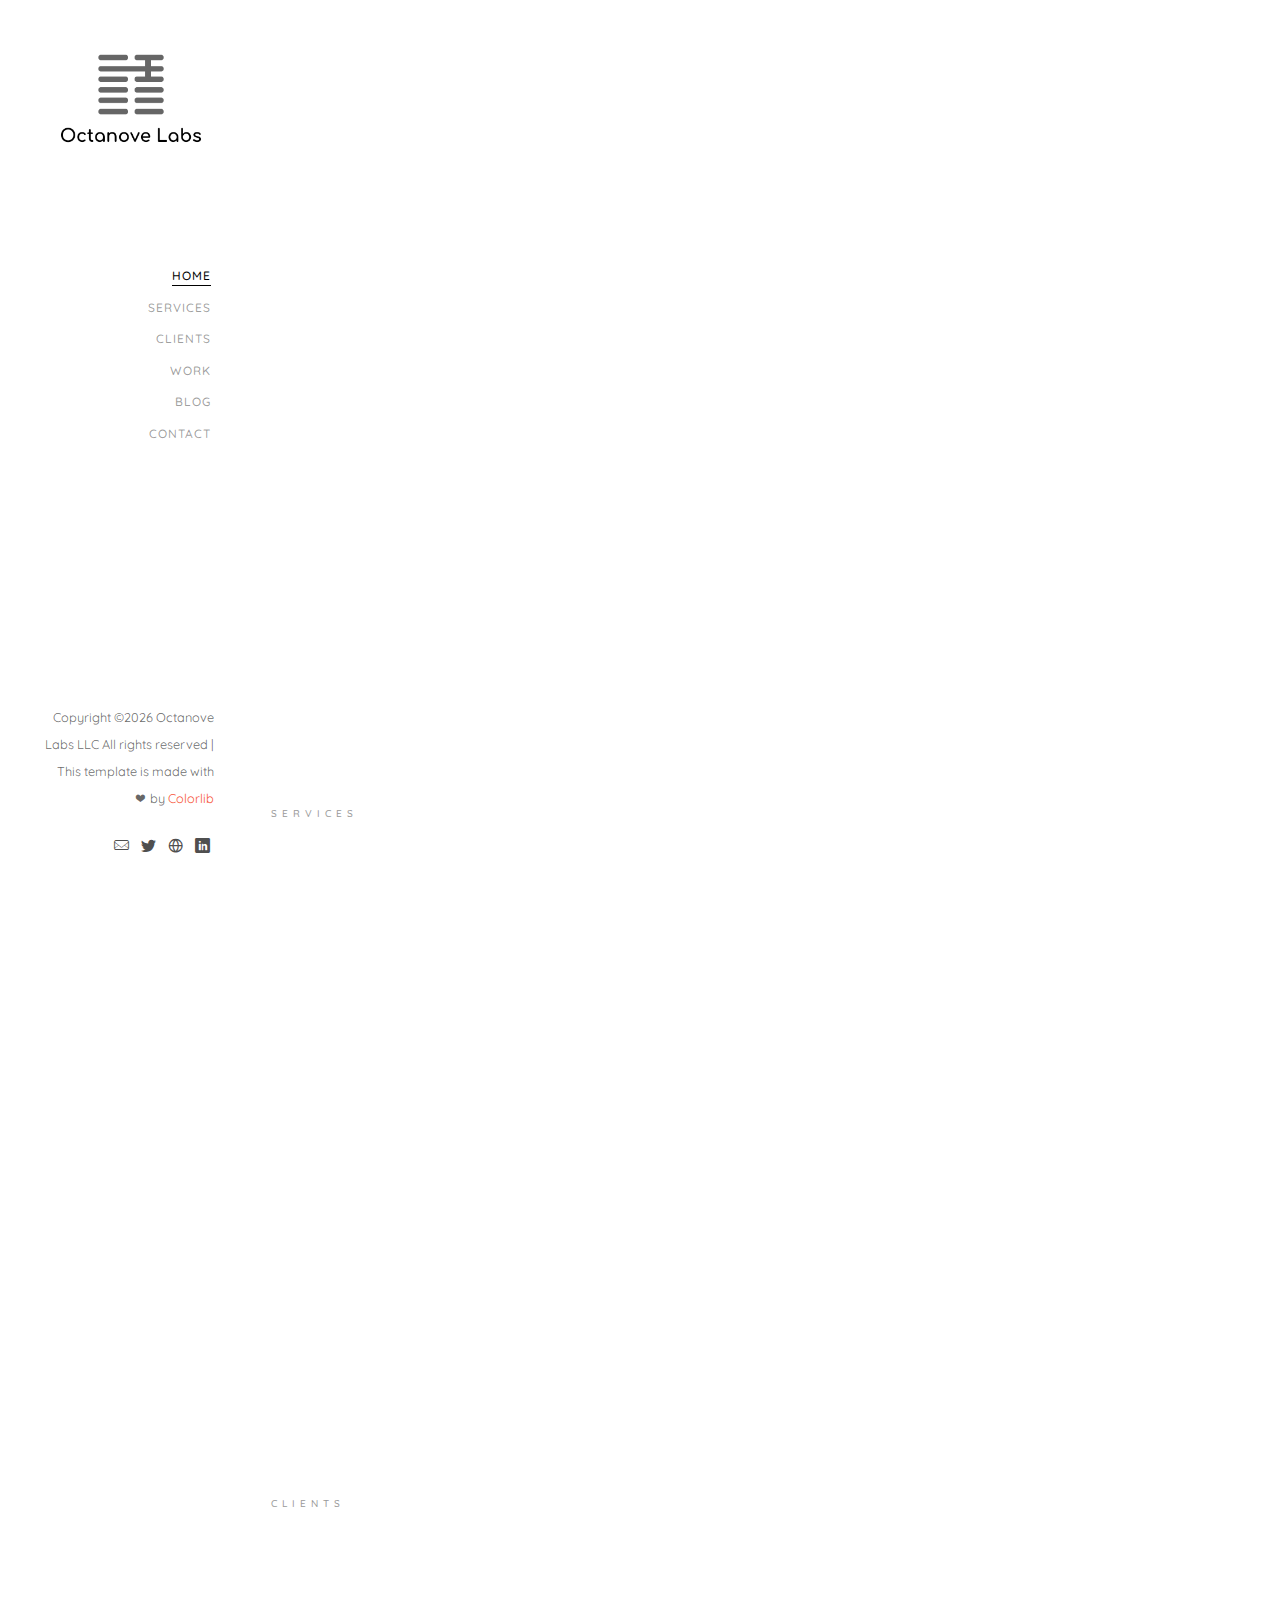
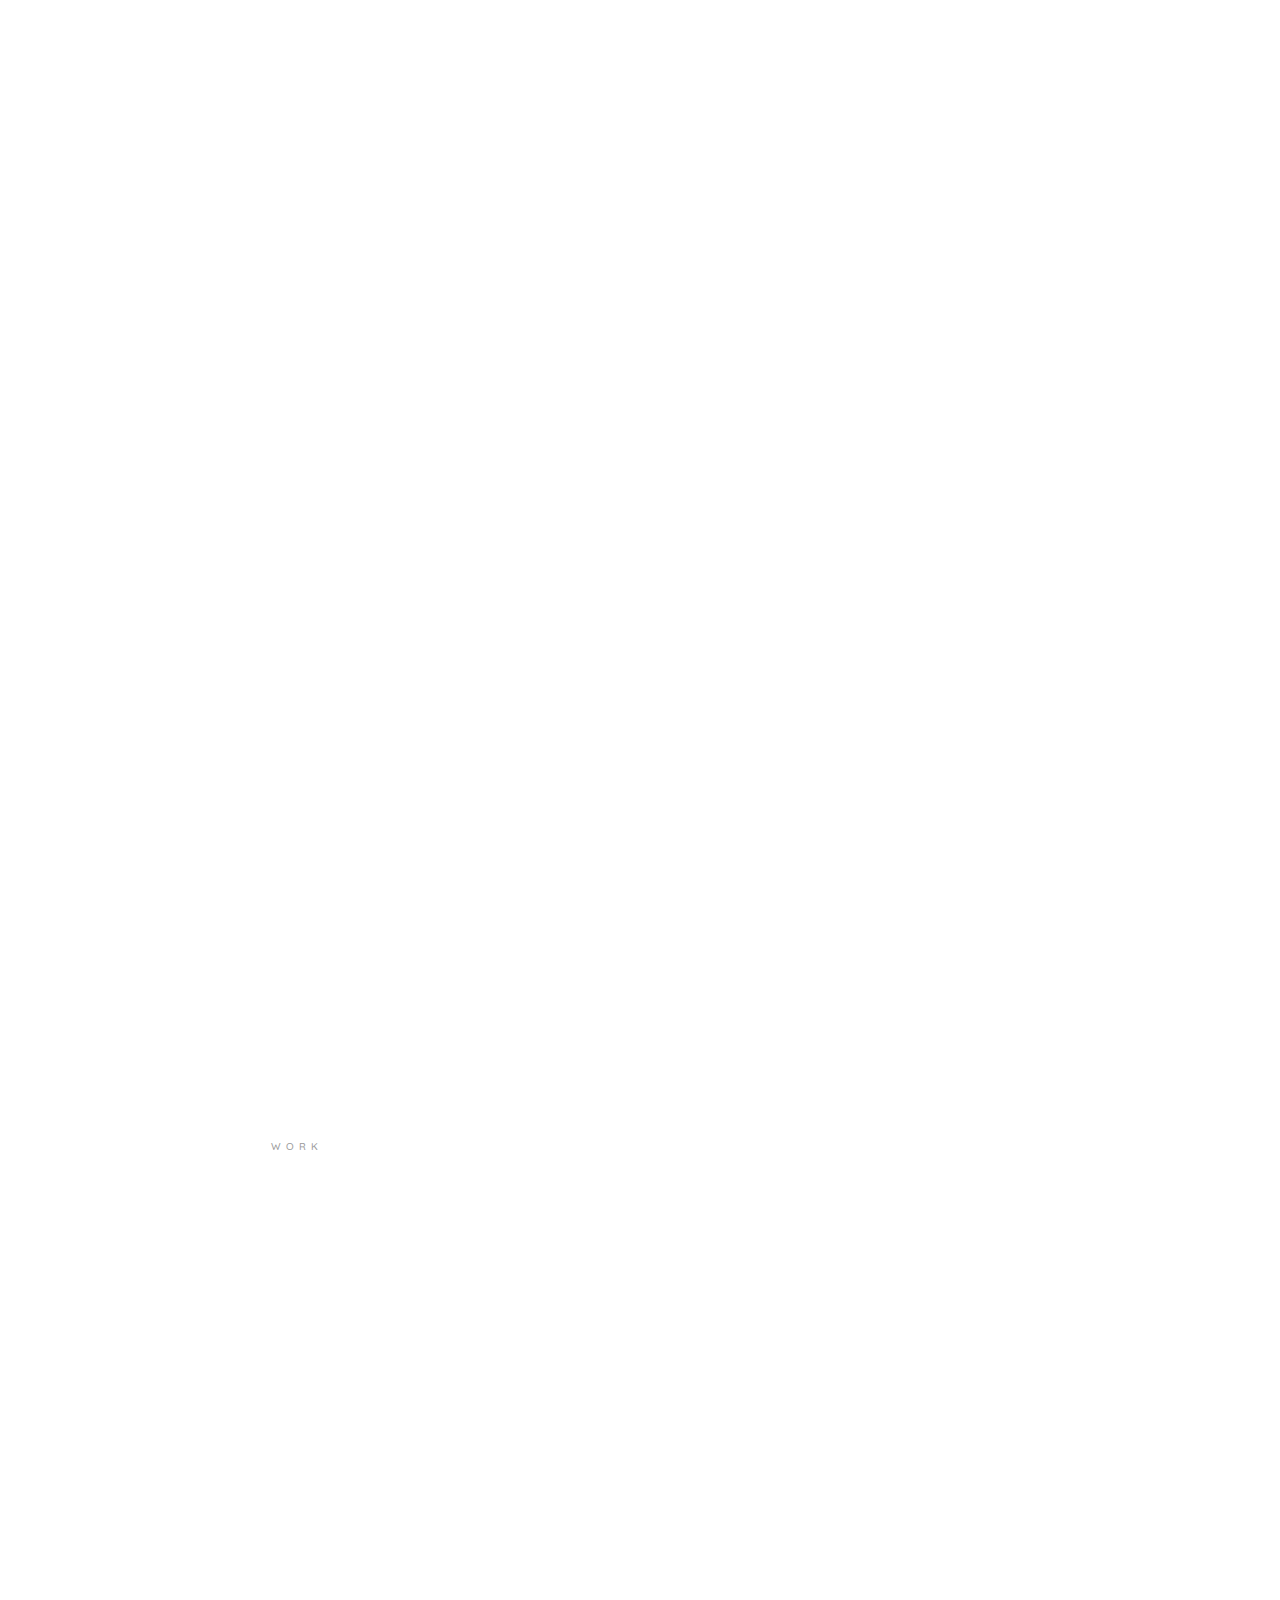
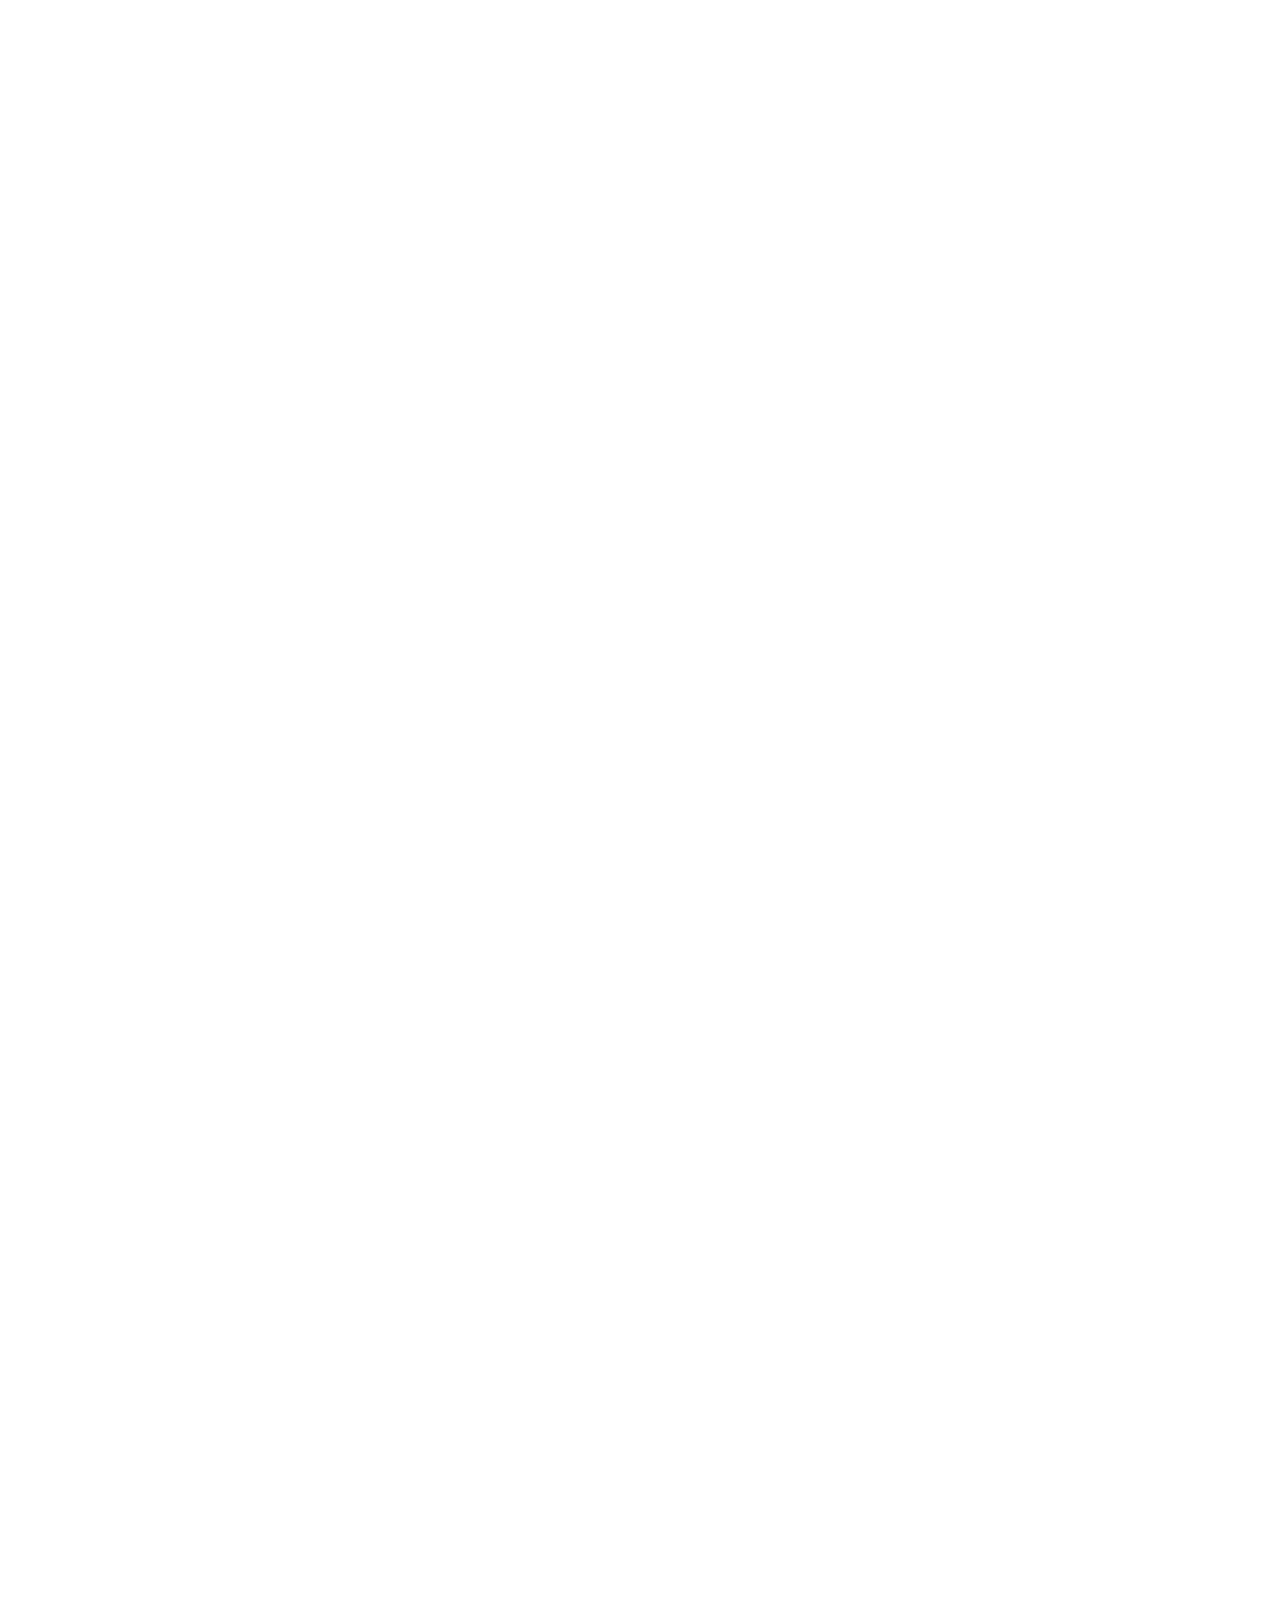
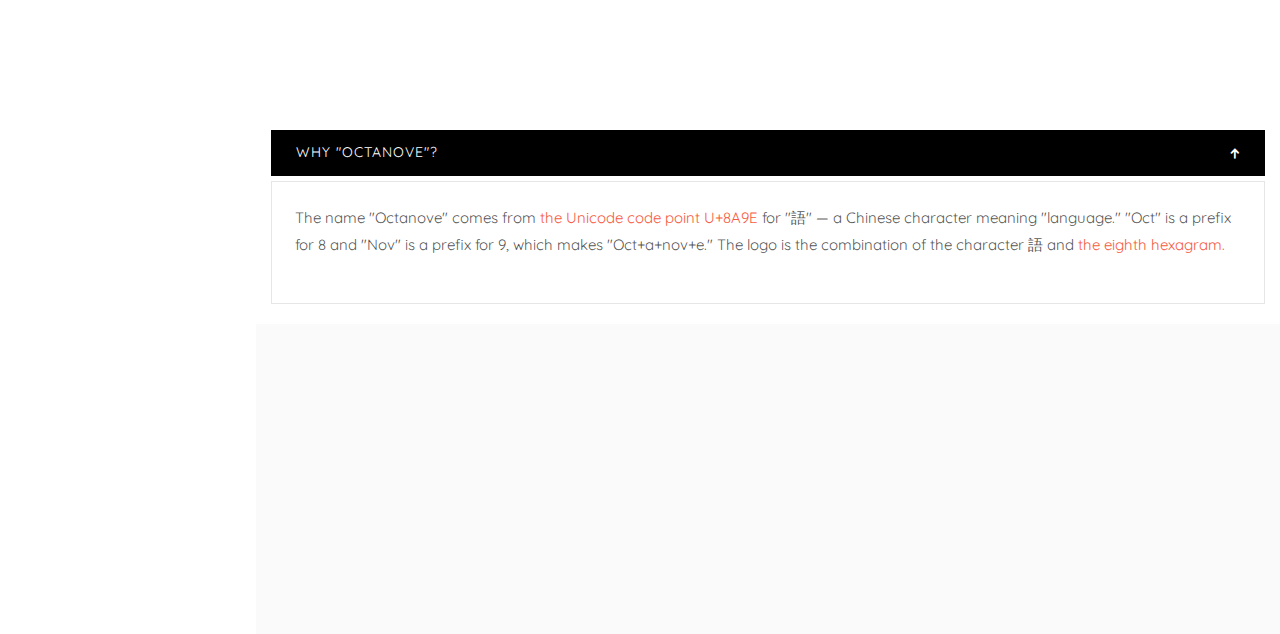
<file: index.html>
<!DOCTYPE HTML>
<html>
	<head>
		<!-- Global site tag (gtag.js) - Google Analytics -->
		<script async src="https://www.googletagmanager.com/gtag/js?id=UA-175204-18"></script>
		<script>
			window.dataLayer = window.dataLayer || [];
			function gtag(){dataLayer.push(arguments);}
			gtag('js', new Date());

			gtag('config', 'UA-175204-18');
		</script>

		<meta charset="utf-8">
		<meta http-equiv="X-UA-Compatible" content="IE=edge">
		<title>Octanove Labs — Language Technologies That Matter</title>
		<meta name="viewport" content="width=device-width, initial-scale=1">
		<meta name="description" content="Octanove Labs is an independent, for-profit AI research lab, working on language education and natural language processing (NLP). We also provide research, development, and consulting services for NLP and related ML technologies."/>
		<meta name="keywords" content="" />
		<meta name="author" content="Masato Hagiwara" />

	  <!-- Facebook and Twitter integration -->
		<meta property="og:type" content="website"/>
		<meta property="og:title" content="Octanove Labs — Language Technologies That Matter"/>
		<meta property="og:image" content="http://www.octanove.com/images/logo.png"/>
		<meta property="og:url" content="http://www.octanove.com/"/>
		<meta property="og:site_name" content="Octanove Labs"/>
		<meta property="og:description" content="Octanove Labs is an independent, for-profit AI research lab, working on language education and natural language processing (NLP). We also provide research, development, and consulting services for NLP and related ML technologies."/>


		<!-- Place favicon.ico and apple-touch-icon.png in the root directory -->
		<link rel="shortcut icon" href="favicon.ico">

		<link href="https://fonts.googleapis.com/css?family=Quicksand:300,400,500,700" rel="stylesheet">

		<!-- Animate.css -->
		<link rel="stylesheet" href="css/animate.css">
		<!-- Icomoon Icon Fonts-->
		<link rel="stylesheet" href="css/icomoon.css">
		<!-- Bootstrap  -->
		<link rel="stylesheet" href="css/bootstrap.css">
		<!-- Flexslider  -->
		<link rel="stylesheet" href="css/flexslider.css">
		<!-- Theme style  -->
		<link rel="stylesheet" href="css/style.css">

		<!-- Modernizr JS -->
		<script src="js/modernizr-2.6.2.min.js"></script>
			<link rel="stylesheet" href="sass/style.scss">
			<!-- FOR IE9 below -->
		<!--[if lt IE 9]>
		<script src="js/respond.min.js"></script>
		<![endif]-->

	</head>
	<body>
	<div id="colorlib-page">
		<a href="#" class="js-colorlib-nav-toggle colorlib-nav-toggle"><i></i></a>
		<aside id="colorlib-aside" role="complementary" class="border js-fullheight">
			<h1 id="colorlib-logo"><a href="index.html"><span>Octanove</span><span>Labs</span><span></span>Language Technologies That Matter</span></a></h1>
			<nav id="colorlib-main-menu" role="navigation">
				<ul>
					<li class="colorlib-active"><a href="index.html">Home</a></li>
					<li><a href="/#services">Services</a></li>
					<li><a href="/#clients">Clients</a></li>
					<li><a href="/#work">Work</a></li>
					<li><a href="https://blog.octanove.com/">Blog</a></li>
					<!-- <li><a href="/careers.html">Careers</a></li> -->
					<li><a href="/#contact">Contact</a></li>
				</ul>
			</nav>

			<div class="colorlib-footer">
				<p><small><!-- Link back to Colorlib can't be removed. Template is licensed under CC BY 3.0. -->
Copyright &copy;<script>document.write(new Date().getFullYear());</script> Octanove Labs LLC All rights reserved | This template is made with <i class="icon-heart" aria-hidden="true"></i> by <a href="https://colorlib.com" target="_blank">Colorlib</a>
<!-- Link back to Colorlib can't be removed. Template is licensed under CC BY 3.0. --> </span></small></p>
				<ul>
					<li><a href="mailto:masato@octanove.com"><i class="icon-mail6"></i></a></li>
					<li><a href="https://twitter.com/mhagiwara"><i class="icon-twitter2"></i></a></li>
					<li><a href="http://masatohagiwara.net/"><i class="icon-globe2"></i></a></li>
					<li><a href="https://www.linkedin.com/in/mhagiwara/"><i class="icon-linkedin2"></i></a></li>
				</ul>
			</div>

		</aside>

		<div id="colorlib-main">
			<!--
			<aside id="colorlib-hero" class="js-fullheight">
				<div class="flexslider js-fullheight">
					<ul class="slides">
				   	<li style="background-image: url(images/img_bg_1.jpg);">
				   		<div class="overlay"></div>
				   		<div class="container-fluid">
				   			<div class="row">
					   			<div class="col-md-8 col-md-offset-2 col-md-pull-2 js-fullheight slider-text">
					   				<div class="slider-text-inner">
					   					<div class="desc">
						   					<h1>Strategic Design for Brands</h1>
						   					<h2>100% html5 bootstrap templates Made by <a href="https://colorlib.com/" target="_blank">colorlib.com</a></h2>
												<p><a class="btn btn-primary btn-learn">Learn More<i class="icon-arrow-right3"></i></a></p>
											</div>
					   				</div>
					   			</div>
					   		</div>
				   		</div>
				   	</li>
				   	<li style="background-image: url(images/img_bg_2.jpg);">
				   		<div class="overlay"></div>
				   		<div class="container-fluid">
				   			<div class="row">
					   			<div class="col-md-8 col-md-offset-2 col-md-pull-2 js-fullheight slider-text">
					   				<div class="slider-text-inner">
					   					<div class="desc">
						   					<h1>Creators of Brands Template</h1>
												<h2>100% html5 bootstrap templates Made by <a href="https://colorlib.com/" target="_blank">colorlib.com</a></h2>
												<p><a class="btn btn-primary btn-learn">Learn More<i class="icon-arrow-right3"></i></a></p>
											</div>
					   				</div>
					   			</div>
					   		</div>
				   		</div>
				   	</li>
				   	<li style="background-image: url(images/img_bg_3.jpg);">
				   		<div class="overlay"></div>
				   		<div class="container-fluid">
				   			<div class="row">
					   			<div class="col-md-8 col-md-offset-2 col-md-pull-2 js-fullheight slider-text">
					   				<div class="slider-text-inner">
					   					<div class="desc">
						   					<h1>Design &amp; develop functional sites</h1>
												<h2>100% html5 bootstrap templates Made by <a href="https://colorlib.com/" target="_blank">colorlib.com</a></h2>
												<p><a class="btn btn-primary btn-learn">Learn More<i class="icon-arrow-right3"></i></a></p>
											</div>
					   				</div>
					   			</div>
					   		</div>
				   		</div>
				   	</li>
				  	</ul>
			  	</div>
			</aside>
			-->

			<div class="colorlib-about">
				<div class="container-fluid">
					<div class="row">
						<div class="col-md-6">
							<div class="about-img animate-box" data-animate-effect="fadeInLeft" style="background-image: url(images/img_bg_2.jpg);">
								<div class="about-img-2 animate-box" data-animate-effect="fadeInRight" style="background-image: url(images/masato.jpg);"></div>
							</div>
						</div>
						<div class="col-md-6 animate-box" data-animate-effect="fadeInLeft">
							<div class="about-desc">
								<span class="heading-meta">Home</span>
								<h3>Language Technologies That Matter</h3>
								<p>Our mission is to promote cross-cultural understanding through education and language technologies.</p>
								<p>Octanove Labs is an independent, for-profit AI research lab, working on language education and natural language processing (NLP). We also provide research, development, and consulting services for NLP and related ML technologies.</p>
								<p>Octanove Labs is owned and run by Masato Hagiwara, an independent AI engineer and researcher. See <a href="http://masatohagiwara.net/">the personal website</a> for more info.</p>
							</div>
						</div>
					</div>
				</div>
			</div>

			<a name="services"></a>
			<div class="colorlib-services">
				<div class="container-fluid">
					<div class="row">
						<div class="col-md-6 col-md-offset-3 col-md-pull-3">
							<span class="heading-meta">Services</span>
							<h2 class="colorlib-heading animate-box" data-animate-effect="fadeInLeft">Our Expertise</h2>
						</div>
					</div>
					<div class="row">
						<div class="col-md-6">
							<div class="colorlib-feature animate-box" data-animate-effect="fadeInLeft">
								<div class="colorlib-icon">
									<i class="icon-document-text"></i>
								</div>
								<div class="colorlib-text">
									<h3>Natural Language Processing</h3>
									<p>We research and develop natural language processing software for Asian languages and education. </p>
								</div>
							</div>

							<div class="colorlib-feature animate-box" data-animate-effect="fadeInLeft">
								<div class="colorlib-icon">
									<i class="icon-globe2"></i>
								</div>
								<div class="colorlib-text">
									<h3>Asian Languages</h3>
									<p>We specialize in linguistic analysis, translation, and educational systems for Chinese, Japanese, Korean, and other Asian languages. </p>
								</div>
							</div>

						</div>
						<div class="col-md-6">
							<div class="colorlib-feature animate-box" data-animate-effect="fadeInLeft">
								<div class="colorlib-icon">
									<i class="icon-cog2"></i>
								</div>
								<div class="colorlib-text">
									<h3>Machine Learning</h3>
									<p>We also provide research, development, and consulting services for machine learning and artificial intelligence. </p>
								</div>
							</div>

							<div class="colorlib-feature animate-box" data-animate-effect="fadeInLeft">
								<div class="colorlib-icon">
									<i class="icon-pencil"></i>
								</div>
								<div class="colorlib-text">
									<h3>Education</h3>
									<p>We focus on NLP and ML technologies for education, including: language learning, writing and proofreading, and automated essay scoring. </p>
								</div>
							</div>

						</div>
					</div>
				</div>
			</div>

			<a name="clients"></a>
			<div class="colorlib-blog">
				<div class="container-fluid">
					<div class="row">
						<div class="col-md-6 col-md-offset-3 col-md-pull-3">
							<span class="heading-meta">Clients</span>
							<h2 class="colorlib-heading animate-box" data-animate-effect="fadeInLeft">Current &amp; Past Clients</h2>
						</div>
					</div>
					<div class="row">
						<div class="col-md-4 col-sm-3 animate-box" data-animate-effect="fadeInLeft">
							<div class="blog-entry">
								<a href="https://actnext.org/" class="blog-img"><img src="images/actnext.png" class="img-responsive" alt="ACTNext"></a>
							</div>
						</div>
						<div class="col-md-4 col-sm-3 animate-box" data-animate-effect="fadeInLeft">
							<div class="blog-entry">
								<a href="https://allenai.org/" class="blog-img"><img src="images/allenai.png" class="img-responsive" alt="Allen Institute for Artificial Intelligence"></a>
							</div>
						</div>
						<div class="col-md-4 col-sm-3 animate-box" data-animate-effect="fadeInLeft">
							<div class="blog-entry">
								<a href="https://www.apparray.biz/" class="blog-img"><img src="images/apparray.png" class="img-responsive" alt="appArray"></a>
							</div>
						</div>
					</div>
					<div class="row">
						<div class="col-md-4 col-sm-3 animate-box" data-animate-effect="fadeInLeft">
							<div class="blog-entry">
								<a href="https://autify.com/" class="blog-img"><img src="images/autify.png" class="img-responsive" alt="Autify"></a>
							</div>
						</div>
						<div class="col-md-4 col-sm-6 animate-box" data-animate-effect="fadeInLeft">
							<div class="blog-entry">
								<a href="https://www.edulab-inc.com/en/" class="blog-img"><img src="images/edulab.png" class="img-responsive" alt="EduLab, Inc."></a>
							</div>
						</div>
						<div class="col-md-4 col-sm-6 animate-box" data-animate-effect="fadeInLeft">
							<div class="blog-entry">
								<a href="http://lang-8.com/" class="blog-img"><img src="images/lang8.png" class="img-responsive" alt="Lang-8"></a>
							</div>
						</div>
					</div>
					<div class="row">
						<div class="col-md-4 col-sm-6 animate-box" data-animate-effect="fadeInLeft">
							<div class="blog-entry">
								<a href="https://miraitranslate.com/" class="blog-img"><img src="images/mirai.png" class="img-responsive" alt="MiraiTranslate"></a>
							</div>
						</div>
						<div class="col-md-4 col-sm-3 animate-box" data-animate-effect="fadeInLeft">
							<div class="blog-entry">
								<a href="http://www.ousia.jp/en/" class="blog-img"><img src="images/ousia.png" class="img-responsive" alt="Studio Ousia"></a>
							</div>
						</div>
						<div class="col-md-4 col-sm-6 animate-box" data-animate-effect="fadeInLeft">
							<div class="blog-entry">
								<a href="https://www.riken.jp/en/research/labs/aip/" class="blog-img"><img src="images/riken.png" class="img-responsive" alt="RIKEN AIP"></a>
							</div>
						</div>
					</div>
				</div>
			</div>

			<a name="work"></a>
			<div class="colorlib-work">
				<div class="container-fluid">
					<div class="row">
						<div class="col-md-6 col-md-offset-3 col-md-pull-3">
							<span class="heading-meta">Work</span>
							<h2 class="colorlib-heading animate-box" data-animate-effect="fadeInLeft">Our projects</h2>
						</div>
					</div>
					<div class="row">
						<div class="col-md-6 animate-box" data-animate-effect="fadeInLeft">
							<div class="project" style="background-image: url(images/olp.png);">
								<div class="desc">
									<div class="con">
										<h3><a href="https://www.openlanguageprofiles.org/">Open Language Profiles</a></h3>
										<span>Platform for sharing open linguistic resources for language education</span>
									</div>
								</div>
							</div>
						</div>
						<div class="col-md-6 animate-box" data-animate-effect="fadeInLeft">
							<div class="project" style="background-image: url(images/allennlp.png);">
								<div class="desc">
									<div class="con">
										<h3><a href="https://allennlp.org/">AllenNLP Course</a></h3>
										<span>Content for the free AllenNLP Course</span>
									</div>
								</div>
							</div>
						</div>
					</div>
					<div class="row">
						<div class="col-md-6 animate-box" data-animate-effect="fadeInLeft">
							<div class="project" style="background-image: url(images/tac-kbp.png);">
								<div class="desc">
									<div class="con">
										<h3><a href="http://masatohagiwara.net/files/201911_TAC_KBP.pdf">Ultra Fine-Grained NER</a></h3>
										<span>Ultra fine-grained named entity recognition (NER) system ranted #2 at TAC KBP 2019</span>
									</div>
								</div>
							</div>
						</div>
						<div class="col-md-6 animate-box" data-animate-effect="fadeInLeft">
							<div class="project" style="background-image: url(images/teaspn.png);">
								<div class="desc">
									<div class="con">
										<h3><a href="https://www.teaspn.org/">TEASPN</a></h3>
										<span>Framework and protocol for integrated writing assistance environments</span>
									</div>
								</div>
							</div>
						</div>
					</div>
					<div class="row">
						<div class="col-md-6 animate-box" data-animate-effect="fadeInLeft">
							<div class="project" style="background-image: url(images/rwnlp-meap.png);">
								<div class="desc">
									<div class="con">
										<h3><a href="https://www.manning.com/books/real-world-natural-language-processing">Real-World NLP Book</a></h3>
										<span>"Real-World Natural Language Processing", an NLP introductory book from Manning Publications</span>
									</div>
								</div>
							</div>
						</div>
						<div class="col-md-6 animate-box" data-animate-effect="fadeInLeft">
							<div class="project" style="background-image: url(images/gtc.png);">
								<div class="desc">
									<div class="con">
										<h3><a href="https://github.com/mhagiwara/github-typo-corpus">Github Typo Corpus</a></h3>
										<span>Large-scale multilingual dataset of misspellings and grammatical errors</span>
									</div>
								</div>
							</div>
						</div>
					</div>
					<div class="row">
						<div class="col-md-6 animate-box" data-animate-effect="fadeInLeft">
							<div class="project" style="background-image: url(images/stateofai-ja.png);">
								<div class="desc">
									<div class="con">
										<h3><a href="https://ja.stateofaiguides.com/">State of AI Guides (JA)</a></h3>
										<span>A weekly blog/newsletter covering state-of-the-art AI/ML topics</span>
									</div>
								</div>
							</div>
						</div>
					</div>
				</div>
			</div>

			<div class="container-fluid">
				<div class="fancy-collapse-panel">
					<div class="panel-group" id="accordion" role="tablist" aria-multiselectable="true">
						<div class="panel panel-default">
							<div class="panel-heading" role="tab" id="headingOne">
								<h4 class="panel-title">
									<a data-toggle="collapse" data-parent="#accordion" href="#collapseOne" aria-expanded="true" aria-controls="collapseOne">Why "Octanove"?
									</a>
								</h4>
							</div>
							<div id="collapseOne" class="panel-collapse collapse in" role="tabpanel" aria-labelledby="headingOne">
								<div class="panel-body">
									<p>The name "Octanove" comes from <a href="http://www.unicode.org/cgi-bin/GetUnihanData.pl?codepoint=8a9e">the Unicode code point U+8A9E</a> for "語" — a Chinese character meaning "language."
									"Oct" is a prefix for 8 and "Nov" is a prefix for 9, which makes "Oct+a+nov+e."
									The logo is the combination of the character 語 and <a href="https://en.wikipedia.org/wiki/List_of_hexagrams_of_the_I_Ching#Hexagram_8">the eighth hexagram.</p>
								</div>
							</div>
						</div>
						<!--
						<div class="panel panel-default">
							<div class="panel-heading" role="tab" id="headingTwo">
								<h4 class="panel-title">
									<a class="collapsed" data-toggle="collapse" data-parent="#accordion" href="#collapseTwo" aria-expanded="false" aria-controls="collapseTwo">What I do?
									</a>
								</h4>
							</div>
							<div id="collapseTwo" class="panel-collapse collapse" role="tabpanel" aria-labelledby="headingTwo">
								<div class="panel-body">
									<p>Far far away, behind the word <strong>mountains</strong>, far from the countries Vokalia and Consonantia, there live the blind texts. Separated they live in Bookmarksgrove right at the coast of the Semantics, a large language ocean.</p>
										<ul>
											<li>Separated they live in Bookmarksgrove right</li>
											<li>Separated they live in Bookmarksgrove right</li>
										</ul>
								</div>
							</div>
						</div>
						<div class="panel panel-default">
							<div class="panel-heading" role="tab" id="headingThree">
								<h4 class="panel-title">
									<a class="collapsed" data-toggle="collapse" data-parent="#accordion" href="#collapseThree" aria-expanded="false" aria-controls="collapseThree">My Specialties
									</a>
								</h4>
							</div>
							<div id="collapseThree" class="panel-collapse collapse" role="tabpanel" aria-labelledby="headingThree">
								<div class="panel-body">
									<p>Far far away, behind the word <strong>mountains</strong>, far from the countries Vokalia and Consonantia, there live the blind texts. Separated they live in Bookmarksgrove right at the coast of the Semantics, a large language ocean.</p>	
								</div>
							</div>
						</div>
						-->
					</div>
				</div>
			</div>

			<a name="contact"></a>
			<div id="get-in-touch" class="colorlib-bg-color">
				<div class="colorlib-narrow-content">
					<div class="row">
						<div class="col-md-6 animate-box" data-animate-effect="fadeInLeft">
							<h2>Get in Touch!</h2>
						</div>
					</div>
					<div class="row">
						<div class="col-md-6 col-md-offset-3 col-md-pull-3 animate-box" data-animate-effect="fadeInLeft">
							<p class="colorlib-lead">We are available for contract work. If you are interested in discussing how we can help with your NLP/ML projects, let us know!</p>
							<p><a href="mailto:masato@octanove.com" class="btn btn-primary btn-learn">Contact us</a></p>
						</div>
						
					</div>
				</div>
			</div>
		</div>
	</div>

	<!-- jQuery -->
	<script src="js/jquery.min.js"></script>
	<!-- jQuery Easing -->
	<script src="js/jquery.easing.1.3.js"></script>
	<!-- Bootstrap -->
	<script src="js/bootstrap.min.js"></script>
	<!-- Waypoints -->
	<script src="js/jquery.waypoints.min.js"></script>
	<!-- Flexslider -->
	<script src="js/jquery.flexslider-min.js"></script>
	<!-- Sticky Kit -->
	<script src="js/sticky-kit.min.js"></script>
	
	
	<!-- MAIN JS -->
	<script src="js/main.js"></script>

	</body>
</html>
</file>
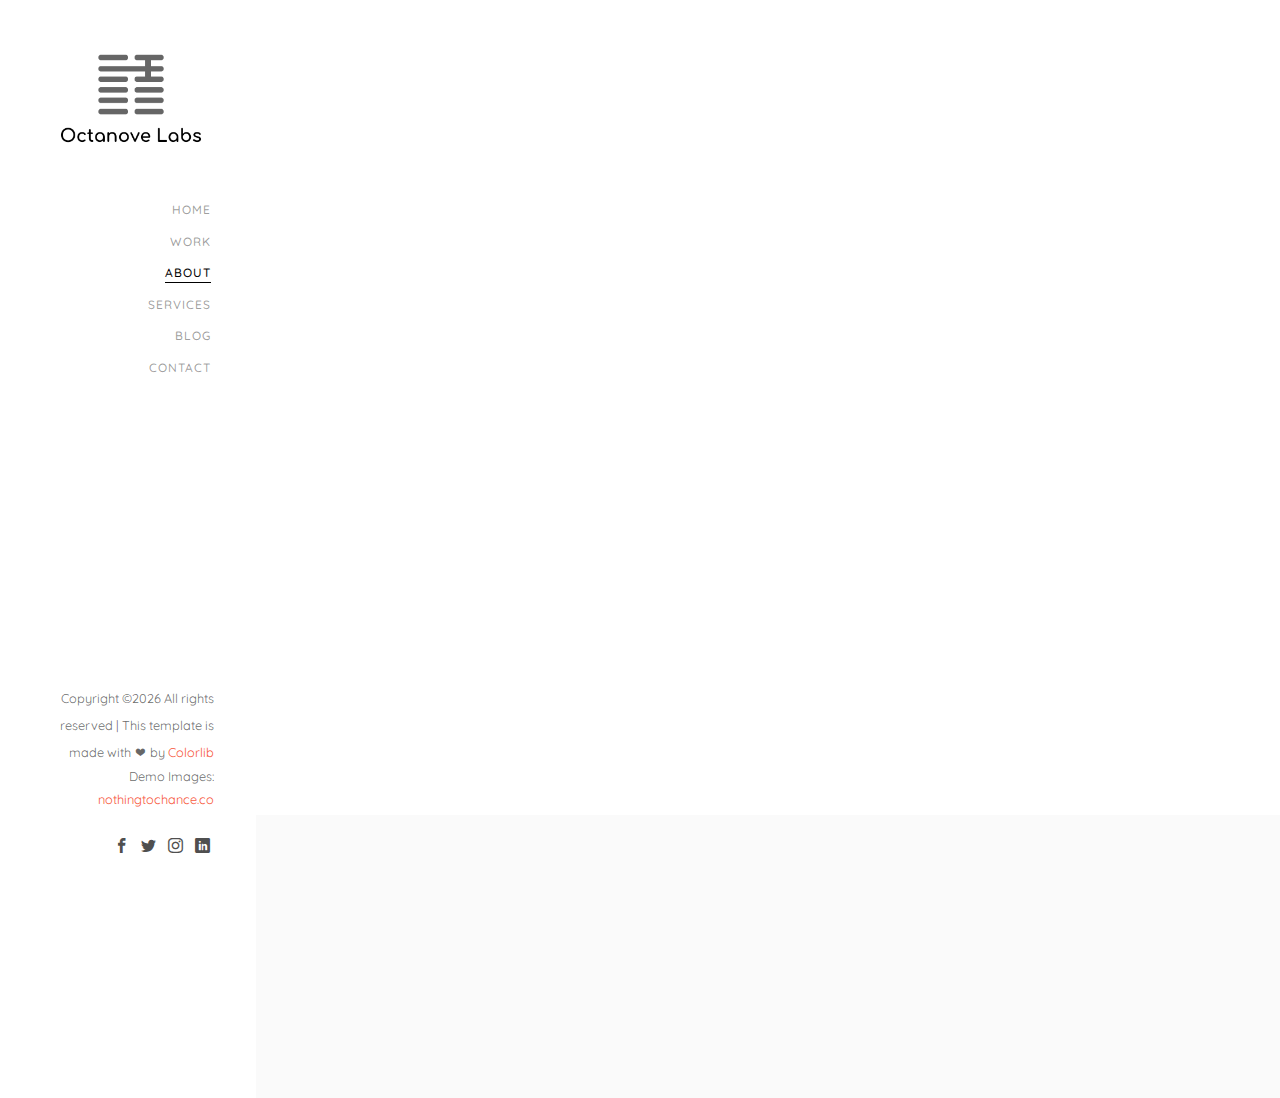
<file: about.html>
<!DOCTYPE HTML>
<html>
	<head>
	<meta charset="utf-8">
	<meta http-equiv="X-UA-Compatible" content="IE=edge">
	<title>Work Template</title>
	<meta name="viewport" content="width=device-width, initial-scale=1">
	<meta name="description" content="" />
	<meta name="keywords" content="" />
	<meta name="author" content="" />

  <!-- Facebook and Twitter integration -->
	<meta property="og:title" content=""/>
	<meta property="og:image" content=""/>
	<meta property="og:url" content=""/>
	<meta property="og:site_name" content=""/>
	<meta property="og:description" content=""/>
	<meta name="twitter:title" content="" />
	<meta name="twitter:image" content="" />
	<meta name="twitter:url" content="" />
	<meta name="twitter:card" content="" />

	<!-- Place favicon.ico and apple-touch-icon.png in the root directory -->
	<link rel="shortcut icon" href="favicon.ico">

	<link href="https://fonts.googleapis.com/css?family=Quicksand:300,400,500,700" rel="stylesheet">
	
	<!-- Animate.css -->
	<link rel="stylesheet" href="css/animate.css">
	<!-- Icomoon Icon Fonts-->
	<link rel="stylesheet" href="css/icomoon.css">
	<!-- Bootstrap  -->
	<link rel="stylesheet" href="css/bootstrap.css">
	<!-- Flexslider  -->
	<link rel="stylesheet" href="css/flexslider.css">
	<!-- Theme style  -->
	<link rel="stylesheet" href="css/style.css">

	<!-- Modernizr JS -->
	<script src="js/modernizr-2.6.2.min.js"></script>
	<!-- FOR IE9 below -->
	<!--[if lt IE 9]>
	<script src="js/respond.min.js"></script>
	<![endif]-->

	</head>
	<body>
	<div id="colorlib-page">
		<a href="#" class="js-colorlib-nav-toggle colorlib-nav-toggle"><i></i></a>
		<aside id="colorlib-aside" role="complementary" class="border js-fullheight">
			<h1 id="colorlib-logo"><a href="index.html"><span>Wo</span><span>rk</span></a></h1>
			<nav id="colorlib-main-menu" role="navigation">
				<ul>
					<li><a href="index.html">Home</a></li>
					<li><a href="work.html">Work</a></li>
					<li class="colorlib-active"><a href="about.html">About</a></li>
					<li><a href="services.html">Services</a></li>
					<li><a href="blog.html">Blog</a></li>
					<li><a href="contact.html">Contact</a></li>
				</ul>
			</nav>

			<div class="colorlib-footer">
				<p><small><!-- Link back to Colorlib can't be removed. Template is licensed under CC BY 3.0. -->
Copyright &copy;<script>document.write(new Date().getFullYear());</script> All rights reserved | This template is made with <i class="icon-heart" aria-hidden="true"></i> by <a href="https://colorlib.com" target="_blank">Colorlib</a>
<!-- Link back to Colorlib can't be removed. Template is licensed under CC BY 3.0. --> </span> <span>Demo Images: <a href="http://nothingtochance.co/" target="_blank">nothingtochance.co</a></span></small></p>
				<ul>
					<li><a href="#"><i class="icon-facebook2"></i></a></li>
					<li><a href="#"><i class="icon-twitter2"></i></a></li>
					<li><a href="#"><i class="icon-instagram"></i></a></li>
					<li><a href="#"><i class="icon-linkedin2"></i></a></li>
				</ul>
			</div>

		</aside>

		<div id="colorlib-main">
			<div class="colorlib-about">
				<div class="container-fluid">
					<div class="row">
						<div class="col-md-6">
							<div class="about-img animate-box" data-animate-effect="fadeInLeft" style="background-image: url(images/img_bg_2.jpg);">
								<div class="about-img-2 animate-box" data-animate-effect="fadeInRight" style="background-image: url(images/img_bg_3.jpg);"></div>
							</div>
						</div>
						<div class="col-md-6 animate-box" data-animate-effect="fadeInLeft">
							<div class="about-desc">
								<span class="heading-meta">Welcome &amp; Introduce</span>
								<h3>Hola! my name is Louie Jie!</h3>
								<p>On her way she met a copy. The copy warned the Little Blind Text, that where it came from it would have been rewritten a thousand times and everything that was left from its origin would be the word "and" and the Little Blind Text should turn around and return to its own, safe country.</p>
							</div>
							<div class="fancy-collapse-panel">
								<div class="panel-group" id="accordion" role="tablist" aria-multiselectable="true">
									<div class="panel panel-default">
									    <div class="panel-heading" role="tab" id="headingOne">
									        <h4 class="panel-title">
									            <a data-toggle="collapse" data-parent="#accordion" href="#collapseOne" aria-expanded="true" aria-controls="collapseOne">Why choose me?
									            </a>
									        </h4>
									    </div>
									    <div id="collapseOne" class="panel-collapse collapse in" role="tabpanel" aria-labelledby="headingOne">
									         <div class="panel-body">
									            <div class="row">
										      		<div class="col-md-6">
										      			<p>Far far away, behind the word mountains, far from the countries Vokalia and Consonantia, there live the blind texts. </p>
										      		</div>
										      		<div class="col-md-6">
										      			<p>Separated they live in Bookmarksgrove right at the coast of the Semantics, a large language ocean.</p>
										      		</div>
										      	</div>
									         </div>
									    </div>
									</div>
									<div class="panel panel-default">
									    <div class="panel-heading" role="tab" id="headingTwo">
									        <h4 class="panel-title">
									            <a class="collapsed" data-toggle="collapse" data-parent="#accordion" href="#collapseTwo" aria-expanded="false" aria-controls="collapseTwo">What I do?
									            </a>
									        </h4>
									    </div>
									    <div id="collapseTwo" class="panel-collapse collapse" role="tabpanel" aria-labelledby="headingTwo">
									        <div class="panel-body">
									            <p>Far far away, behind the word <strong>mountains</strong>, far from the countries Vokalia and Consonantia, there live the blind texts. Separated they live in Bookmarksgrove right at the coast of the Semantics, a large language ocean.</p>
													<ul>
														<li>Separated they live in Bookmarksgrove right</li>
														<li>Separated they live in Bookmarksgrove right</li>
													</ul>
									        </div>
									    </div>
									</div>
									<div class="panel panel-default">
									    <div class="panel-heading" role="tab" id="headingThree">
									        <h4 class="panel-title">
									            <a class="collapsed" data-toggle="collapse" data-parent="#accordion" href="#collapseThree" aria-expanded="false" aria-controls="collapseThree">My Specialties
									            </a>
									        </h4>
									    </div>
									    <div id="collapseThree" class="panel-collapse collapse" role="tabpanel" aria-labelledby="headingThree">
									        <div class="panel-body">
									            <p>Far far away, behind the word <strong>mountains</strong>, far from the countries Vokalia and Consonantia, there live the blind texts. Separated they live in Bookmarksgrove right at the coast of the Semantics, a large language ocean.</p>	
									        </div>
									    </div>
									</div>
								</div>
							</div>
						</div>
					</div>
				</div>
			</div>

			

			<div id="get-in-touch" class="colorlib-bg-color">
				<div class="colorlib-narrow-content">
					<div class="row">
						<div class="col-md-6 animate-box" data-animate-effect="fadeInLeft">
							<h2>Get in Touch!</h2>
						</div>
					</div>
					<div class="row">
						<div class="col-md-6 col-md-offset-3 col-md-pull-3 animate-box" data-animate-effect="fadeInLeft">
							<p class="colorlib-lead">Separated they live in Bookmarksgrove right at the coast of the Semantics, a large language ocean.</p>
							<p><a href="#" class="btn btn-primary btn-learn">Contact me!</a></p>
						</div>
						
					</div>
				</div>
			</div>
		</div>
	</div>

	<!-- jQuery -->
	<script src="js/jquery.min.js"></script>
	<!-- jQuery Easing -->
	<script src="js/jquery.easing.1.3.js"></script>
	<!-- Bootstrap -->
	<script src="js/bootstrap.min.js"></script>
	<!-- Waypoints -->
	<script src="js/jquery.waypoints.min.js"></script>
	<!-- Flexslider -->
	<script src="js/jquery.flexslider-min.js"></script>
	<!-- Sticky Kit -->
	<script src="js/sticky-kit.min.js"></script>
	
	
	<!-- MAIN JS -->
	<script src="js/main.js"></script>

	</body>
</html>
</file>
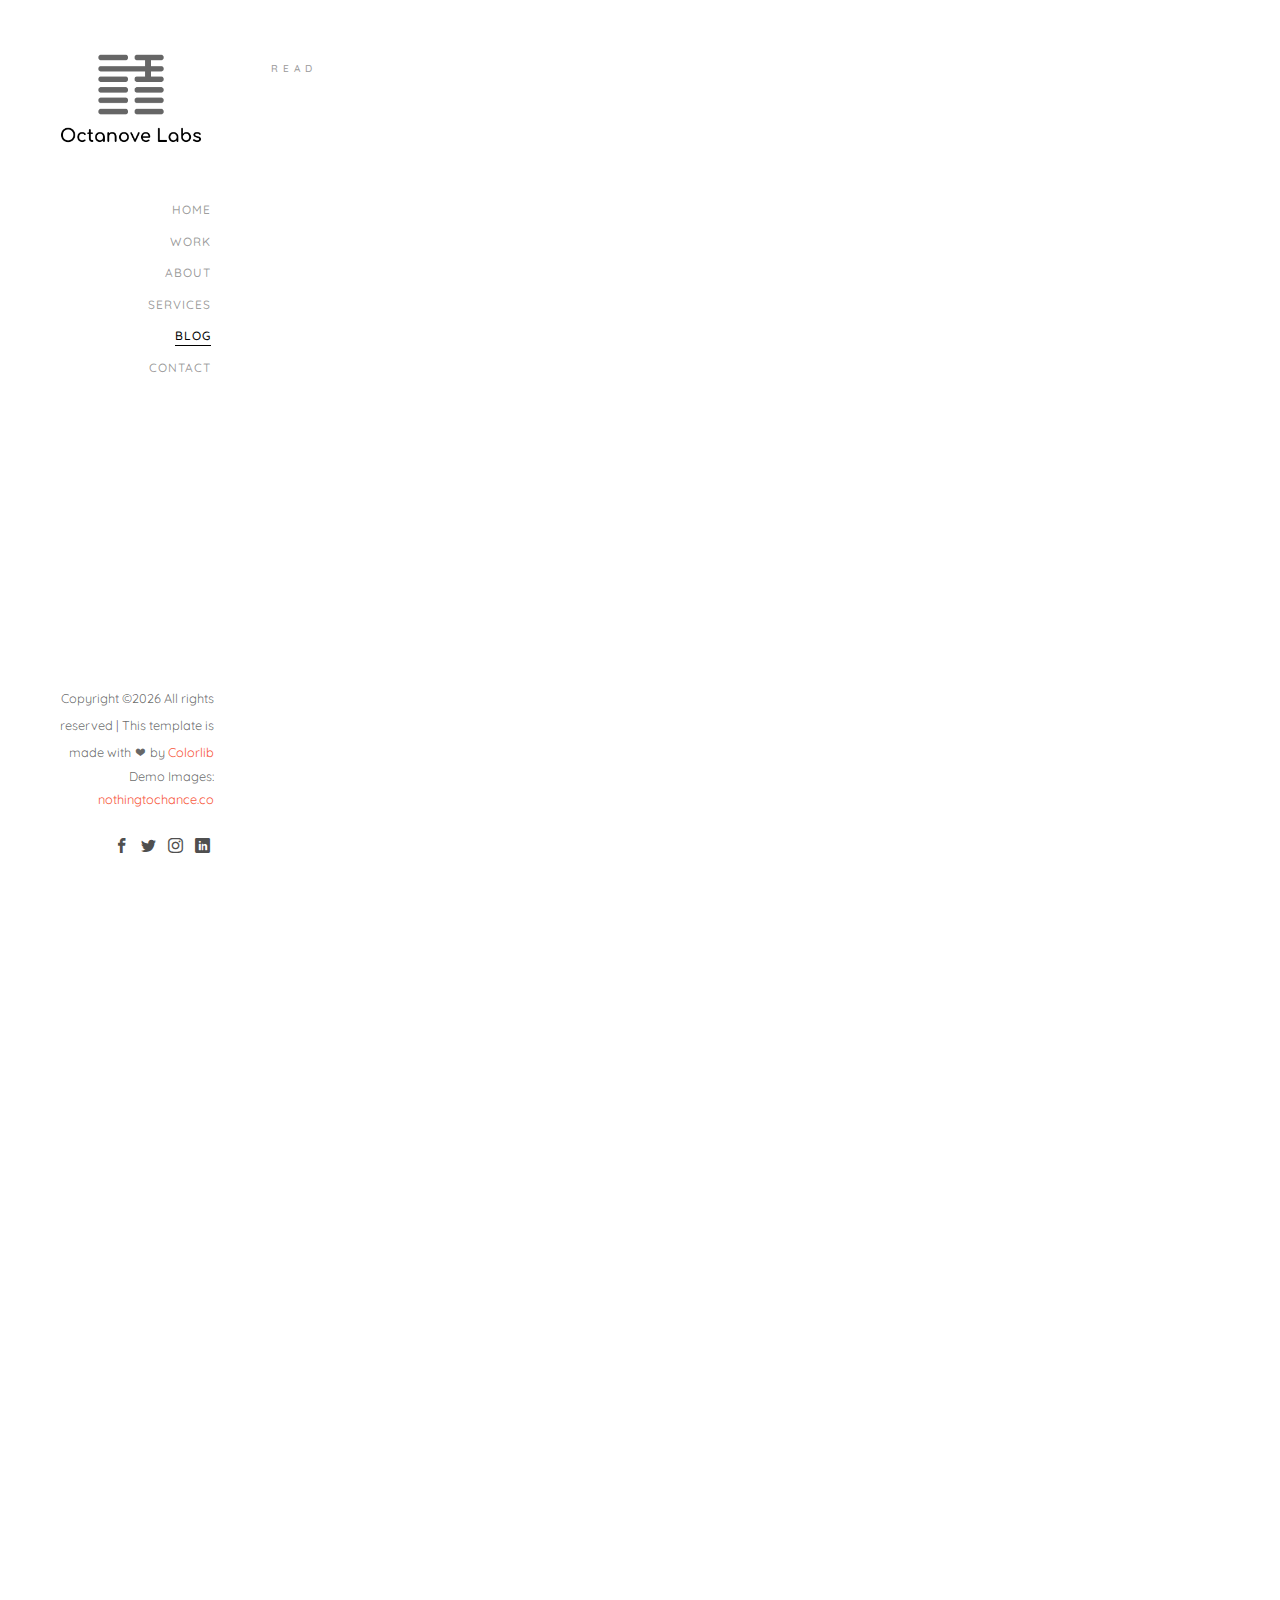
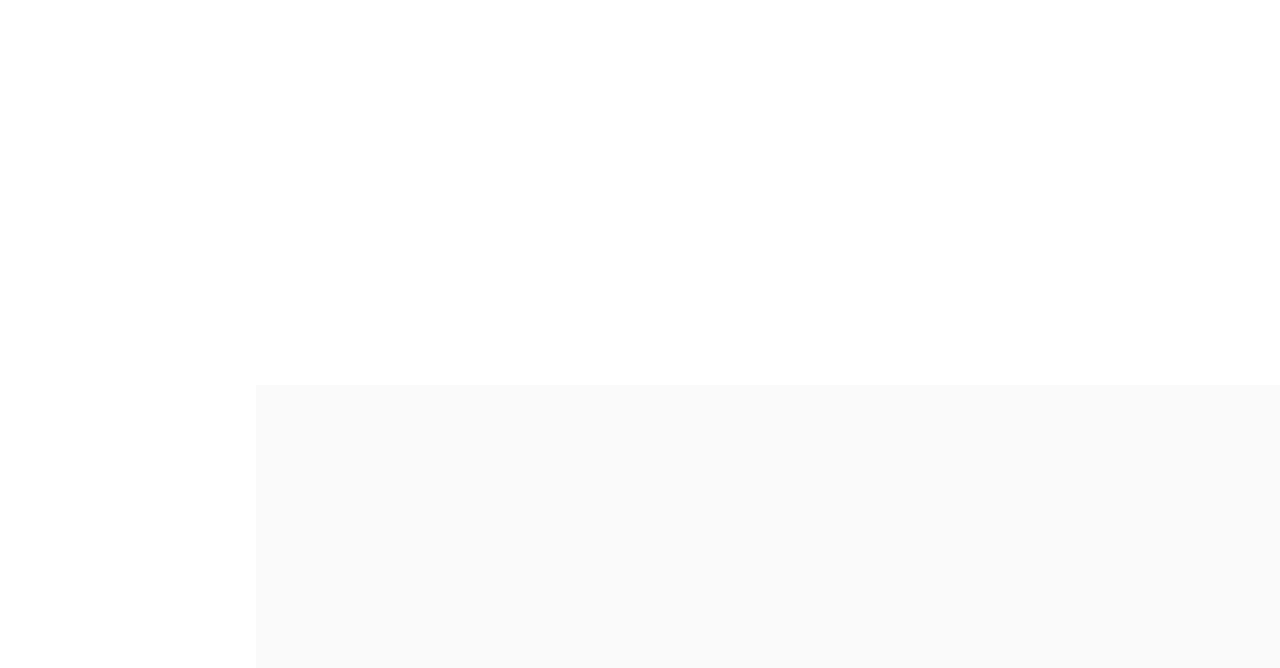
<file: blog.html>
<!DOCTYPE HTML>
<html>
	<head>
	<meta charset="utf-8">
	<meta http-equiv="X-UA-Compatible" content="IE=edge">
	<title>Work Template</title>
	<meta name="viewport" content="width=device-width, initial-scale=1">
	<meta name="description" content="" />
	<meta name="keywords" content="" />
	<meta name="author" content="" />

  <!-- Facebook and Twitter integration -->
	<meta property="og:title" content=""/>
	<meta property="og:image" content=""/>
	<meta property="og:url" content=""/>
	<meta property="og:site_name" content=""/>
	<meta property="og:description" content=""/>
	<meta name="twitter:title" content="" />
	<meta name="twitter:image" content="" />
	<meta name="twitter:url" content="" />
	<meta name="twitter:card" content="" />

	<!-- Place favicon.ico and apple-touch-icon.png in the root directory -->
	<link rel="shortcut icon" href="favicon.ico">

	<link href="https://fonts.googleapis.com/css?family=Quicksand:300,400,500,700" rel="stylesheet">
	
	<!-- Animate.css -->
	<link rel="stylesheet" href="css/animate.css">
	<!-- Icomoon Icon Fonts-->
	<link rel="stylesheet" href="css/icomoon.css">
	<!-- Bootstrap  -->
	<link rel="stylesheet" href="css/bootstrap.css">
	<!-- Flexslider  -->
	<link rel="stylesheet" href="css/flexslider.css">
	<!-- Theme style  -->
	<link rel="stylesheet" href="css/style.css">

	<!-- Modernizr JS -->
	<script src="js/modernizr-2.6.2.min.js"></script>
	<!-- FOR IE9 below -->
	<!--[if lt IE 9]>
	<script src="js/respond.min.js"></script>
	<![endif]-->

	</head>
	<body>
	<div id="colorlib-page">
		<a href="#" class="js-colorlib-nav-toggle colorlib-nav-toggle"><i></i></a>
		<aside id="colorlib-aside" role="complementary" class="border js-fullheight">
			<h1 id="colorlib-logo"><a href="index.html"><span>Wo</span><span>rk</span></a></h1>
			<nav id="colorlib-main-menu" role="navigation">
				<ul>
					<li><a href="index.html">Home</a></li>
					<li><a href="work.html">Work</a></li>
					<li><a href="about.html">About</a></li>
					<li><a href="services.html">Services</a></li>
					<li class="colorlib-active"><a href="blog.html">Blog</a></li>
					<li><a href="contact.html">Contact</a></li>
				</ul>
			</nav>

			<div class="colorlib-footer">
				<p><small><!-- Link back to Colorlib can't be removed. Template is licensed under CC BY 3.0. -->
Copyright &copy;<script>document.write(new Date().getFullYear());</script> All rights reserved | This template is made with <i class="icon-heart" aria-hidden="true"></i> by <a href="https://colorlib.com" target="_blank">Colorlib</a>
<!-- Link back to Colorlib can't be removed. Template is licensed under CC BY 3.0. --> </span> <span>Demo Images: <a href="http://nothingtochance.co/" target="_blank">nothingtochance.co</a></span></small></p>
				<ul>
					<li><a href="#"><i class="icon-facebook2"></i></a></li>
					<li><a href="#"><i class="icon-twitter2"></i></a></li>
					<li><a href="#"><i class="icon-instagram"></i></a></li>
					<li><a href="#"><i class="icon-linkedin2"></i></a></li>
				</ul>
			</div>

		</aside>

		<div id="colorlib-main">
			<div class="colorlib-blog">
				<div class="container-fluid">
					<div class="row">
						<div class="col-md-6 col-md-offset-3 col-md-pull-3">
							<span class="heading-meta">Read</span>
							<h2 class="colorlib-heading animate-box" data-animate-effect="fadeInLeft">Blog</h2>
						</div>
					</div>
					<div class="row">
						<div class="col-md-4 col-sm-6 animate-box" data-animate-effect="fadeInLeft">
							<div class="blog-entry">
								<a href="blog.html" class="blog-img"><img src="images/img-1.jpg" class="img-responsive" alt="HTML5 Bootstrap Template by colorlib.com"></a>
								<div class="desc">
									<span><small>Feb 07, 2018 </small> | <small> Web Design </small> | <small> <i class="icon-bubble3"></i> 4</small></span>
									<h3><a href="blog.html">18 Awesome sites</a></h3>
									<p>Separated they live in Bookmarksgrove right at the coast of the Semantics, a large language ocean.</p>
									<a href="blog.html" class="lead">Read More <i class="icon-arrow-right3"></i></a>
								</div>
							</div>
						</div>
						<div class="col-md-4 col-sm-6 animate-box" data-animate-effect="fadeInLeft">
							<div class="blog-entry">
								<a href="blog.html" class="blog-img"><img src="images/img-2.jpg" class="img-responsive" alt="HTML5 Bootstrap Template by colorlib.com"></a>
								<div class="desc">
									<span><small>Feb 07, 2018 </small> | <small> Web Design </small> | <small> <i class="icon-bubble3"></i> 4</small></span>
									<h3><a href="blog.html">Wordpress for a Beginner</a></h3>
									<p>Separated they live in Bookmarksgrove right at the coast of the Semantics, a large language ocean.</p>
									<a href="blog.html" class="lead">Read More <i class="icon-arrow-right3"></i></a>
								</div>
							</div>
						</div>
						<div class="col-md-4 col-sm-6 animate-box" data-animate-effect="fadeInLeft">
							<div class="blog-entry">
								<a href="blog.html" class="blog-img"><img src="images/img-3.jpg" class="img-responsive" alt="HTML5 Bootstrap Template by colorlib.com"></a>
								<div class="desc">
									<span><small>Feb 07, 2018 </small> | <small> Inspiration </small> | <small> <i class="icon-bubble3"></i> 4</small></span>
									<h3><a href="blog.html">Make website from scratch</a></h3>
									<p>Separated they live in Bookmarksgrove right at the coast of the Semantics, a large language ocean.</p>
									<a href="blog.html" class="lead">Read More <i class="icon-arrow-right3"></i></a>
								</div>
							</div>
						</div>
						<div class="col-md-4 col-sm-6 animate-box" data-animate-effect="fadeInLeft">
							<div class="blog-entry">
								<a href="blog.html" class="blog-img"><img src="images/img-4.jpg" class="img-responsive" alt="HTML5 Bootstrap Template by colorlib.com"></a>
								<div class="desc">
									<span><small>Feb 07, 2018 </small> | <small> Web Design </small> | <small> <i class="icon-bubble3"></i> 4</small></span>
									<h3><a href="blog.html">18 Awesome sites</a></h3>
									<p>Separated they live in Bookmarksgrove right at the coast of the Semantics, a large language ocean.</p>
									<a href="blog.html" class="lead">Read More <i class="icon-arrow-right3"></i></a>
								</div>
							</div>
						</div>
						<div class="col-md-4 col-sm-6 animate-box" data-animate-effect="fadeInLeft">
							<div class="blog-entry">
								<a href="blog.html" class="blog-img"><img src="images/img-5.jpg" class="img-responsive" alt="HTML5 Bootstrap Template by colorlib.com"></a>
								<div class="desc">
									<span><small>Feb 07, 2018 </small> | <small> Web Design </small> | <small> <i class="icon-bubble3"></i> 4</small></span>
									<h3><a href="blog.html">Wordpress for a Beginner</a></h3>
									<p>Separated they live in Bookmarksgrove right at the coast of the Semantics, a large language ocean.</p>
									<a href="blog.html" class="lead">Read More <i class="icon-arrow-right3"></i></a>
								</div>
							</div>
						</div>
						<div class="col-md-4 col-sm-6 animate-box" data-animate-effect="fadeInLeft">
							<div class="blog-entry">
								<a href="blog.html" class="blog-img"><img src="images/img-6.jpg" class="img-responsive" alt="HTML5 Bootstrap Template by colorlib.com"></a>
								<div class="desc">
									<span><small>Feb 07, 2018 </small> | <small> Inspiration </small> | <small> <i class="icon-bubble3"></i> 4</small></span>
									<h3><a href="blog.html">Make website from scratch</a></h3>
									<p>Separated they live in Bookmarksgrove right at the coast of the Semantics, a large language ocean.</p>
									<a href="blog.html" class="lead">Read More <i class="icon-arrow-right3"></i></a>
								</div>
							</div>
						</div>
						<div class="col-md-4 col-sm-6 animate-box" data-animate-effect="fadeInLeft">
							<div class="blog-entry">
								<a href="blog.html" class="blog-img"><img src="images/img-7.jpg" class="img-responsive" alt="HTML5 Bootstrap Template by colorlib.com"></a>
								<div class="desc">
									<span><small>Feb 07, 2018 </small> | <small> Web Design </small> | <small> <i class="icon-bubble3"></i> 4</small></span>
									<h3><a href="blog.html">18 Awesome sites</a></h3>
									<p>Separated they live in Bookmarksgrove right at the coast of the Semantics, a large language ocean.</p>
									<a href="blog.html" class="lead">Read More <i class="icon-arrow-right3"></i></a>
								</div>
							</div>
						</div>
						<div class="col-md-4 col-sm-6 animate-box" data-animate-effect="fadeInLeft">
							<div class="blog-entry">
								<a href="blog.html" class="blog-img"><img src="images/img-8.jpg" class="img-responsive" alt="HTML5 Bootstrap Template by colorlib.com"></a>
								<div class="desc">
									<span><small>Feb 07, 2018 </small> | <small> Web Design </small> | <small> <i class="icon-bubble3"></i> 4</small></span>
									<h3><a href="blog.html">Wordpress for a Beginner</a></h3>
									<p>Separated they live in Bookmarksgrove right at the coast of the Semantics, a large language ocean.</p>
									<a href="blog.html" class="lead">Read More <i class="icon-arrow-right3"></i></a>
								</div>
							</div>
						</div>
						<div class="col-md-4 col-sm-6 animate-box" data-animate-effect="fadeInLeft">
							<div class="blog-entry">
								<a href="blog.html" class="blog-img"><img src="images/img-9.jpg" class="img-responsive" alt="HTML5 Bootstrap Template by colorlib.com"></a>
								<div class="desc">
									<span><small>Feb 07, 2018 </small> | <small> Inspiration </small> | <small> <i class="icon-bubble3"></i> 4</small></span>
									<h3><a href="blog.html">Make website from scratch</a></h3>
									<p>Separated they live in Bookmarksgrove right at the coast of the Semantics, a large language ocean.</p>
									<a href="blog.html" class="lead">Read More <i class="icon-arrow-right3"></i></a>
								</div>
							</div>
						</div>
					</div>

					<div class="row">
						<div class="col-md-12 animate-box" data-animate-effect="fadeInLeft">
							<ul class="pagination">
								<li class="disabled"><a href="#">&laquo;</a></li>
								<li class="active"><a href="#">1</a></li>
								<li><a href="#">2</a></li>
								<li><a href="#">3</a></li>
								<li><a href="#">4</a></li>
								<li><a href="#">&raquo;</a></li>
							</ul>
						</div>
					</div>
				</div>
			</div>

			<div id="get-in-touch" class="colorlib-bg-color">
				<div class="colorlib-narrow-content">
					<div class="row">
						<div class="col-md-6 animate-box" data-animate-effect="fadeInLeft">
							<h2>Get in Touch!</h2>
						</div>
					</div>
					<div class="row">
						<div class="col-md-6 col-md-offset-3 col-md-pull-3 animate-box" data-animate-effect="fadeInLeft">
							<p class="colorlib-lead">Separated they live in Bookmarksgrove right at the coast of the Semantics, a large language ocean.</p>
							<p><a href="#" class="btn btn-primary btn-learn">Contact me!</a></p>
						</div>
						
					</div>
				</div>
			</div>
		</div>
	</div>

	<!-- jQuery -->
	<script src="js/jquery.min.js"></script>
	<!-- jQuery Easing -->
	<script src="js/jquery.easing.1.3.js"></script>
	<!-- Bootstrap -->
	<script src="js/bootstrap.min.js"></script>
	<!-- Waypoints -->
	<script src="js/jquery.waypoints.min.js"></script>
	<!-- Flexslider -->
	<script src="js/jquery.flexslider-min.js"></script>
	<!-- Sticky Kit -->
	<script src="js/sticky-kit.min.js"></script>
	
	
	<!-- MAIN JS -->
	<script src="js/main.js"></script>

	</body>
</html>
</file>
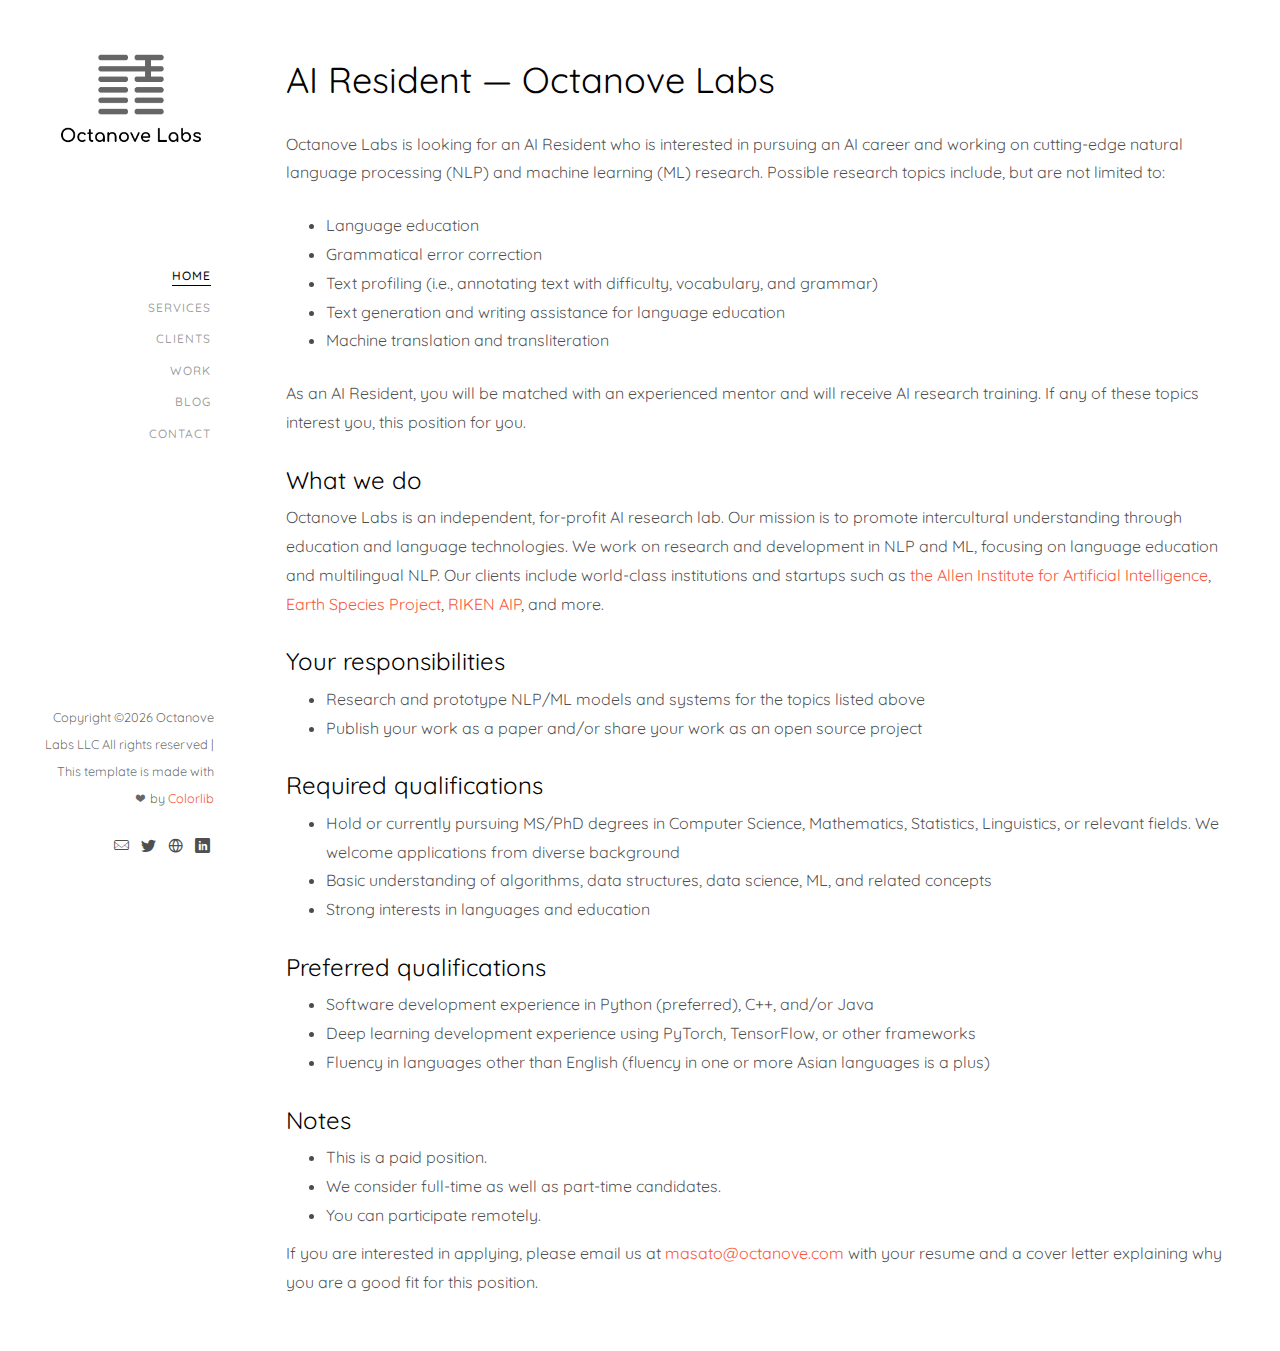
<file: careers.html>
<!DOCTYPE HTML>
<html>
	<head>
		<!-- Global site tag (gtag.js) - Google Analytics -->
		<script async src="https://www.googletagmanager.com/gtag/js?id=UA-175204-18"></script>
		<script>
			window.dataLayer = window.dataLayer || [];
			function gtag(){dataLayer.push(arguments);}
			gtag('js', new Date());

			gtag('config', 'UA-175204-18');
		</script>

		<meta charset="utf-8">
		<meta http-equiv="X-UA-Compatible" content="IE=edge">
		<title>AI Resident — Octanove Labs</title>
		<meta name="viewport" content="width=device-width, initial-scale=1">
		<meta name="description" content="Octanove Labs is looking for an AI Resident who is interested in pursuing an AI career and working on cutting-edge natural language processing (NLP) and machine learning (ML) research."/>
		<meta name="keywords" content="" />
		<meta name="author" content="Masato Hagiwara" />

	  <!-- Facebook and Twitter integration -->
		<meta property="og:type" content="website"/>
		<meta property="og:title" content="AI Resident — Octanove Labs"/>
		<meta property="og:image" content="http://www.octanove.com/images/logo.png"/>
		<meta property="og:url" content="http://www.octanove.com/"/>
		<meta property="og:site_name" content="Octanove Labs"/>
		<meta property="og:description" content="Octanove Labs is looking for an AI Resident who is interested in pursuing an AI career and working on cutting-edge natural language processing (NLP) and machine learning (ML) research."/>


		<!-- Place favicon.ico and apple-touch-icon.png in the root directory -->
		<link rel="shortcut icon" href="favicon.ico">

		<link href="https://fonts.googleapis.com/css?family=Quicksand:300,400,500,700" rel="stylesheet">

		<!-- Animate.css -->
		<link rel="stylesheet" href="css/animate.css">
		<!-- Icomoon Icon Fonts-->
		<link rel="stylesheet" href="css/icomoon.css">
		<!-- Bootstrap  -->
		<link rel="stylesheet" href="css/bootstrap.css">
		<!-- Flexslider  -->
		<link rel="stylesheet" href="css/flexslider.css">
		<!-- Theme style  -->
		<link rel="stylesheet" href="css/style.css">

		<!-- Modernizr JS -->
		<script src="js/modernizr-2.6.2.min.js"></script>
			<link rel="stylesheet" href="sass/style.scss">
			<!-- FOR IE9 below -->
		<!--[if lt IE 9]>
		<script src="js/respond.min.js"></script>
		<![endif]-->

	</head>
	<body>
	<div id="colorlib-page">
		<a href="#" class="js-colorlib-nav-toggle colorlib-nav-toggle"><i></i></a>
		<aside id="colorlib-aside" role="complementary" class="border js-fullheight">
			<h1 id="colorlib-logo"><a href="index.html"><span>Octanove</span><span>Labs</span><span></span>Language Technologies That Matter</span></a></h1>
			<nav id="colorlib-main-menu" role="navigation">
				<ul>
					<li class="colorlib-active"><a href="index.html">Home</a></li>
					<li><a href="/#services">Services</a></li>
					<li><a href="/#clients">Clients</a></li>
					<li><a href="/#work">Work</a></li>
					<li><a href="https://blog.octanove.com/">Blog</a></li>
					<!-- <li><a href="/careers.html">Careers</a></li> -->
					<li><a href="/#contact">Contact</a></li>
				</ul>
			</nav>

			<div class="colorlib-footer">
				<p><small><!-- Link back to Colorlib can't be removed. Template is licensed under CC BY 3.0. -->
Copyright &copy;<script>document.write(new Date().getFullYear());</script> Octanove Labs LLC All rights reserved | This template is made with <i class="icon-heart" aria-hidden="true"></i> by <a href="https://colorlib.com" target="_blank">Colorlib</a>
<!-- Link back to Colorlib can't be removed. Template is licensed under CC BY 3.0. --> </span></small></p>
				<ul>
					<li><a href="mailto:masato@octanove.com"><i class="icon-mail6"></i></a></li>
					<li><a href="https://twitter.com/mhagiwara"><i class="icon-twitter2"></i></a></li>
					<li><a href="http://masatohagiwara.net/"><i class="icon-globe2"></i></a></li>
					<li><a href="https://www.linkedin.com/in/mhagiwara/"><i class="icon-linkedin2"></i></a></li>
				</ul>
			</div>

		</aside>

        <div id="colorlib-main">
            <div id="careers">
                <h1>AI Resident — Octanove Labs</h1>

                <p>
                    Octanove Labs is looking for an AI Resident who is interested in pursuing an AI career and working on cutting-edge natural language processing (NLP) and machine learning (ML) research.
                    Possible research topics include, but are not limited to:
                    <ul>
                        <li>Language education</li>
                        <li>Grammatical error correction</li>
                        <li>Text profiling (i.e., annotating text with difficulty, vocabulary, and grammar)</li>
                        <li>Text generation and writing assistance for language education</li>
                        <li>Machine translation and transliteration</li>
                    </ul>
                </p>

                <p>
                    As an AI Resident, you will be matched with an experienced mentor and will receive AI research training. If any of these topics interest you, this position for you.
                </p>

                <h2>What we do</h2>
                <p>
                    Octanove Labs is an independent, for-profit AI research lab. Our mission is to promote intercultural understanding through education and language technologies.
                    We work on research and development in NLP and ML, focusing on language education and multilingual NLP.
                    Our clients include world-class institutions and startups such as <a href="https://allenai.org/">the Allen Institute for Artificial Intelligence</a>, <a href="https://www.earthspecies.org/">Earth Species Project</a>, <a href="https://www.riken.jp/en/research/labs/aip/">RIKEN AIP</a>, and more.
                </p>

                <h2>Your responsibilities</h2>
                <ul>
                    <li>
                        Research and prototype NLP/ML models and systems for the topics listed above
                    </li>
                    <li>
                        Publish your work as a paper and/or share your work as an open source project
                    </li>
                </ul>

                <h2>
                    Required qualifications
                </h2>
                <ul>
                    <li>
                        Hold or currently pursuing MS/PhD degrees in Computer Science, Mathematics, Statistics, Linguistics, or relevant fields. We welcome applications from diverse background
                    </li>
                    <li>
                        Basic understanding of algorithms, data structures, data science, ML, and related concepts
                    </li>
                    <li>
                        Strong interests in languages and education
                    </li>
                </ul>

                <h2>
                    Preferred qualifications
                </h2>
                <ul>
                    <li>
                        Software development experience in Python (preferred), C++, and/or Java
                    </li>
                    <li>
                        Deep learning development experience using PyTorch, TensorFlow, or other frameworks
                    </li>
                    <li>
                        Fluency in languages other than English (fluency in one or more Asian languages is a plus)
                    </li>
                </ul>

                <h2>
                    Notes
                </h2>
                <ul>
                    <li>This is a paid position.</li>
                    <li>We consider full-time as well as part-time candidates.</li>
                    <li>You can participate remotely.</li>
                </ul>

                <p>If you are interested in applying, please email us at <a href="mailto:masato@octanove.com">masato@octanove.com</a> with your resume and a cover letter explaining why you are a good fit for this position.</p>
            </div>
        </div>
    </div>

	<!-- jQuery -->
	<script src="js/jquery.min.js"></script>
	<!-- jQuery Easing -->
	<script src="js/jquery.easing.1.3.js"></script>
	<!-- Bootstrap -->
	<script src="js/bootstrap.min.js"></script>
	<!-- Waypoints -->
	<script src="js/jquery.waypoints.min.js"></script>
	<!-- Flexslider -->
	<script src="js/jquery.flexslider-min.js"></script>
	<!-- Sticky Kit -->
	<script src="js/sticky-kit.min.js"></script>


	<!-- MAIN JS -->
	<script src="js/main.js"></script>
    </body>
</html>
</file>
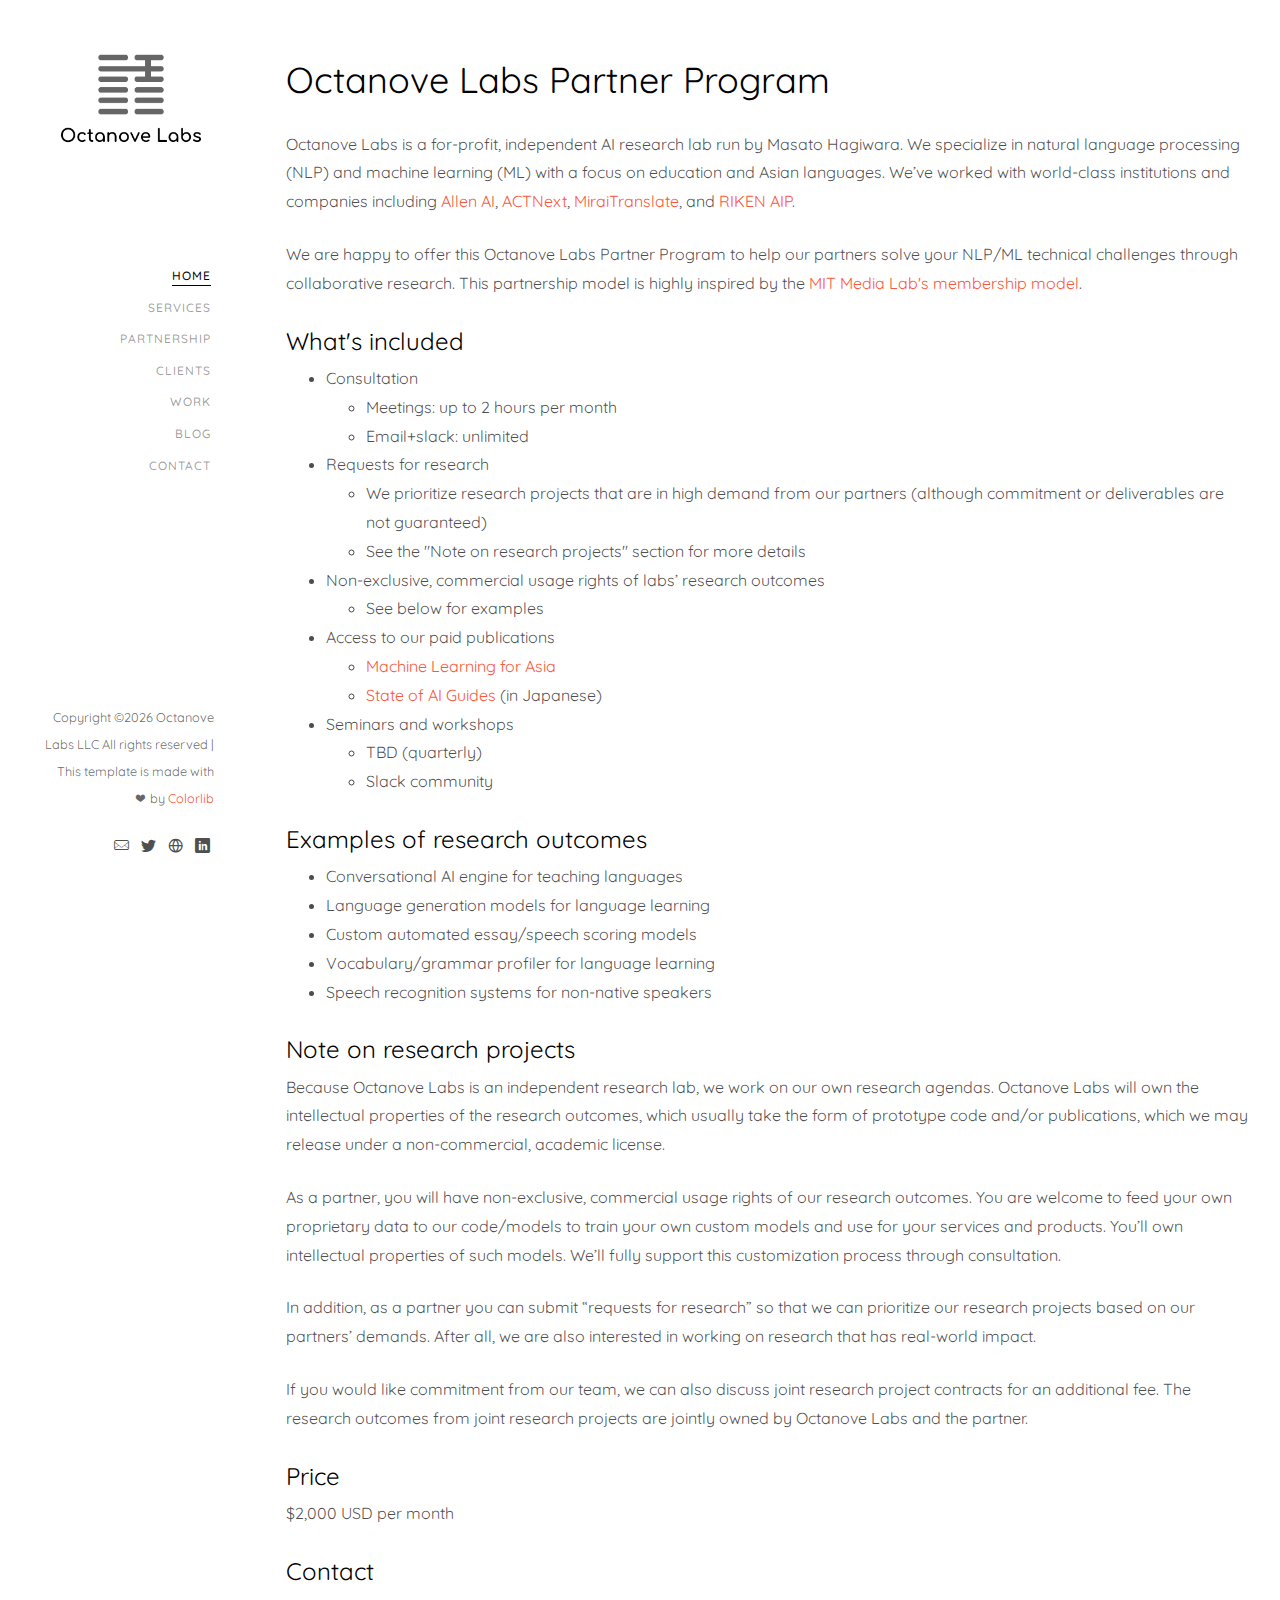
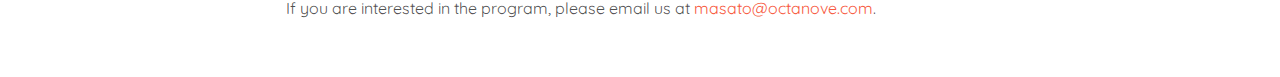
<file: partnership.html>
<!DOCTYPE HTML>	
<html>	
	<head>	
		<!-- Global site tag (gtag.js) - Google Analytics -->	
		<script async src="https://www.googletagmanager.com/gtag/js?id=UA-175204-18"></script>	
		<script>	
			window.dataLayer = window.dataLayer || [];	
			function gtag(){dataLayer.push(arguments);}	
			gtag('js', new Date());	

			gtag('config', 'UA-175204-18');	
		</script>	

		<meta charset="utf-8">	
		<meta http-equiv="X-UA-Compatible" content="IE=edge">	
		<title>Octanove Labs Partner Program</title>	
		<meta name="viewport" content="width=device-width, initial-scale=1">	
		<meta name="description" content="Octanove Labs is happy to offer Octanove Labs Partner Program to help our partners solve your NLP/ML technical challenges through collaborative research. This partnership model is highly inspired by the MIT Media Lab's membership model."/>	
		<meta name="keywords" content="" />	
		<meta name="author" content="Masato Hagiwara" />	

	  <!-- Facebook and Twitter integration -->	
		<meta property="og:type" content="website"/>	
		<meta property="og:title" content="NLP Research Intern — Octanove Labs"/>	
		<meta property="og:image" content="http://www.octanove.com/images/logo.png"/>	
		<meta property="og:url" content="http://www.octanove.com/"/>	
		<meta property="og:site_name" content="Octanove Labs"/>	
		<meta property="og:description" content="Octanove Labs is happy to offer Octanove Labs Partner Program to help our partners solve your NLP/ML technical challenges through collaborative research. This partnership model is highly inspired by the MIT Media Lab's membership model."/>	


		<!-- Place favicon.ico and apple-touch-icon.png in the root directory -->	
		<link rel="shortcut icon" href="favicon.ico">	

		<link href="https://fonts.googleapis.com/css?family=Quicksand:300,400,500,700" rel="stylesheet">	

		<!-- Animate.css -->	
		<link rel="stylesheet" href="css/animate.css">	
		<!-- Icomoon Icon Fonts-->	
		<link rel="stylesheet" href="css/icomoon.css">	
		<!-- Bootstrap  -->	
		<link rel="stylesheet" href="css/bootstrap.css">	
		<!-- Flexslider  -->	
		<link rel="stylesheet" href="css/flexslider.css">	
		<!-- Theme style  -->	
		<link rel="stylesheet" href="css/style.css">	

		<!-- Modernizr JS -->	
		<script src="js/modernizr-2.6.2.min.js"></script>	
			<link rel="stylesheet" href="sass/style.scss">	
			<!-- FOR IE9 below -->	
		<!--[if lt IE 9]>	
		<script src="js/respond.min.js"></script>	
		<![endif]-->	

	</head>	
	<body>	
	<div id="colorlib-page">	
		<a href="#" class="js-colorlib-nav-toggle colorlib-nav-toggle"><i></i></a>	
		<aside id="colorlib-aside" role="complementary" class="border js-fullheight">	
			<h1 id="colorlib-logo"><a href="index.html"><span>Octanove</span><span>Labs</span><span></span>Language Technologies That Matter</span></a></h1>	
			<nav id="colorlib-main-menu" role="navigation">	
				<ul>	
					<li class="colorlib-active"><a href="index.html">Home</a></li>
					<li><a href="/#services">Services</a></li>
					<li><a href="/partnership.html">Partnership</a></li>
					<li><a href="/#clients">Clients</a></li>
					<li><a href="/#work">Work</a></li>
					<li><a href="https://www.ml4asia.com/">Blog</a></li>
					<li><a href="/#contact">Contact</a></li>
				</ul>	
			</nav>	

			<div class="colorlib-footer">	
				<p><small><!-- Link back to Colorlib can't be removed. Template is licensed under CC BY 3.0. -->	
Copyright &copy;<script>document.write(new Date().getFullYear());</script> Octanove Labs LLC All rights reserved | This template is made with <i class="icon-heart" aria-hidden="true"></i> by <a href="https://colorlib.com" target="_blank">Colorlib</a>	
<!-- Link back to Colorlib can't be removed. Template is licensed under CC BY 3.0. --> </span></small></p>	
				<ul>	
					<li><a href="mailto:masato@octanove.com"><i class="icon-mail6"></i></a></li>	
					<li><a href="https://twitter.com/mhagiwara"><i class="icon-twitter2"></i></a></li>	
					<li><a href="http://masatohagiwara.net/"><i class="icon-globe2"></i></a></li>	
					<li><a href="https://www.linkedin.com/in/mhagiwara/"><i class="icon-linkedin2"></i></a></li>	
				</ul>	
			</div>	

		</aside>	

        <div id="colorlib-main">	
            <div id="careers">	
                <h1>Octanove Labs Partner Program</h1>	

                <p>	
					Octanove Labs is a for-profit, independent AI research lab run by Masato Hagiwara. We specialize in natural language processing (NLP) and machine learning (ML) with a focus on education and Asian languages. We’ve worked with world-class institutions and companies including <a href="https://allenai.org/">Allen AI</a>, <a href="https://actnext.org/">ACTNext</a>, <a href="https://miraitranslate.com/en/">MiraiTranslate</a>, and <a href="https://aip.riken.jp/">RIKEN AIP</a>.
                </p>	

                <p>
					We are happy to offer this Octanove Labs Partner Program to help our partners solve your NLP/ML technical challenges through collaborative research. This partnership model is highly inspired by the <a href="https://www.media.mit.edu/about/funding-and-support/">MIT Media Lab's membership model</a>.
                </p>

				<h2>What's included</h2>	
				<ul>
					<li>Consultation</li>
					<ul>
						<li>Meetings: up to 2 hours per month</li>
						<li>Email+slack: unlimited</li>
					</ul>
					<li>Requests for research</li>
					<ul>
						<li>We prioritize research projects that are in high demand from our partners (although commitment or deliverables are not guaranteed)</li>
						<li>See the "Note on research projects" section for more details</li>
					</ul>
					<li>Non-exclusive, commercial usage rights of labs’ research outcomes</li>
					<ul>
						<li>See below for examples</li>
					</ul>
					<li>Access to our paid publications</li>
					<ul>
						<li><a href="https://www.ml4asia.com/">Machine Learning for Asia</a></li>
						<li><a href="https://ja.stateofaiguides.com/">State of AI Guides</a> (in Japanese)</li>
					</ul>
					<li>Seminars and workshops</li>
					<ul>
						<li>TBD (quarterly)</li>
						<li>Slack community</li>
					</ul>
				</ul>

				<h2>Examples of research outcomes</h2>
				<ul>
					<li>Conversational AI engine for teaching languages</li>
					<li>Language generation models for language learning</li>
					<li>Custom automated essay/speech scoring models</li>
					<li>Vocabulary/grammar profiler for language learning</li>
					<li>Speech recognition systems for non-native speakers</li>
				</ul>

				<h2>Note on research projects</h2>
				<p>Because Octanove Labs is an independent research lab, we work on our own research agendas. Octanove Labs will own the intellectual properties of the research outcomes, which usually take the form of prototype code and/or publications, which we may release under a non-commercial, academic license.</p>

				<p>As a partner, you will have non-exclusive, commercial usage rights of our research outcomes. You are welcome to feed your own proprietary data to our code/models to train your own custom models and use for your services and products. You’ll own intellectual properties of such models. We’ll fully support this customization process through consultation.</p>
				
				<p>In addition, as a partner you can submit “requests for research” so that we can prioritize our research projects based on our partners’ demands. After all, we are also interested in working on research that has real-world impact.</p>
				
				<p>If you would like commitment from our team, we can also discuss joint research project contracts for an additional fee. The research outcomes from joint research projects are jointly owned by Octanove Labs and the partner.</p>

				<h2>Price</h2>
				<p>
					$2,000 USD per month
				</p>

				<h2>Contact</h2>
				<p>If you are interested in the program, please email us at <a href="mailto:masato@octanove.com">masato@octanove.com</a>.</p>
			</div>
        </div>	
    </div>	

	<!-- jQuery -->
	<script src="js/jquery.min.js"></script>
	<!-- jQuery Easing -->
	<script src="js/jquery.easing.1.3.js"></script>
	<!-- Bootstrap -->
	<script src="js/bootstrap.min.js"></script>
	<!-- Waypoints -->
	<script src="js/jquery.waypoints.min.js"></script>
	<!-- Flexslider -->
	<script src="js/jquery.flexslider-min.js"></script>
	<!-- Sticky Kit -->
	<script src="js/sticky-kit.min.js"></script>


	<!-- MAIN JS -->	
	<script src="js/main.js"></script>	
    </body>	
</html>
</file>
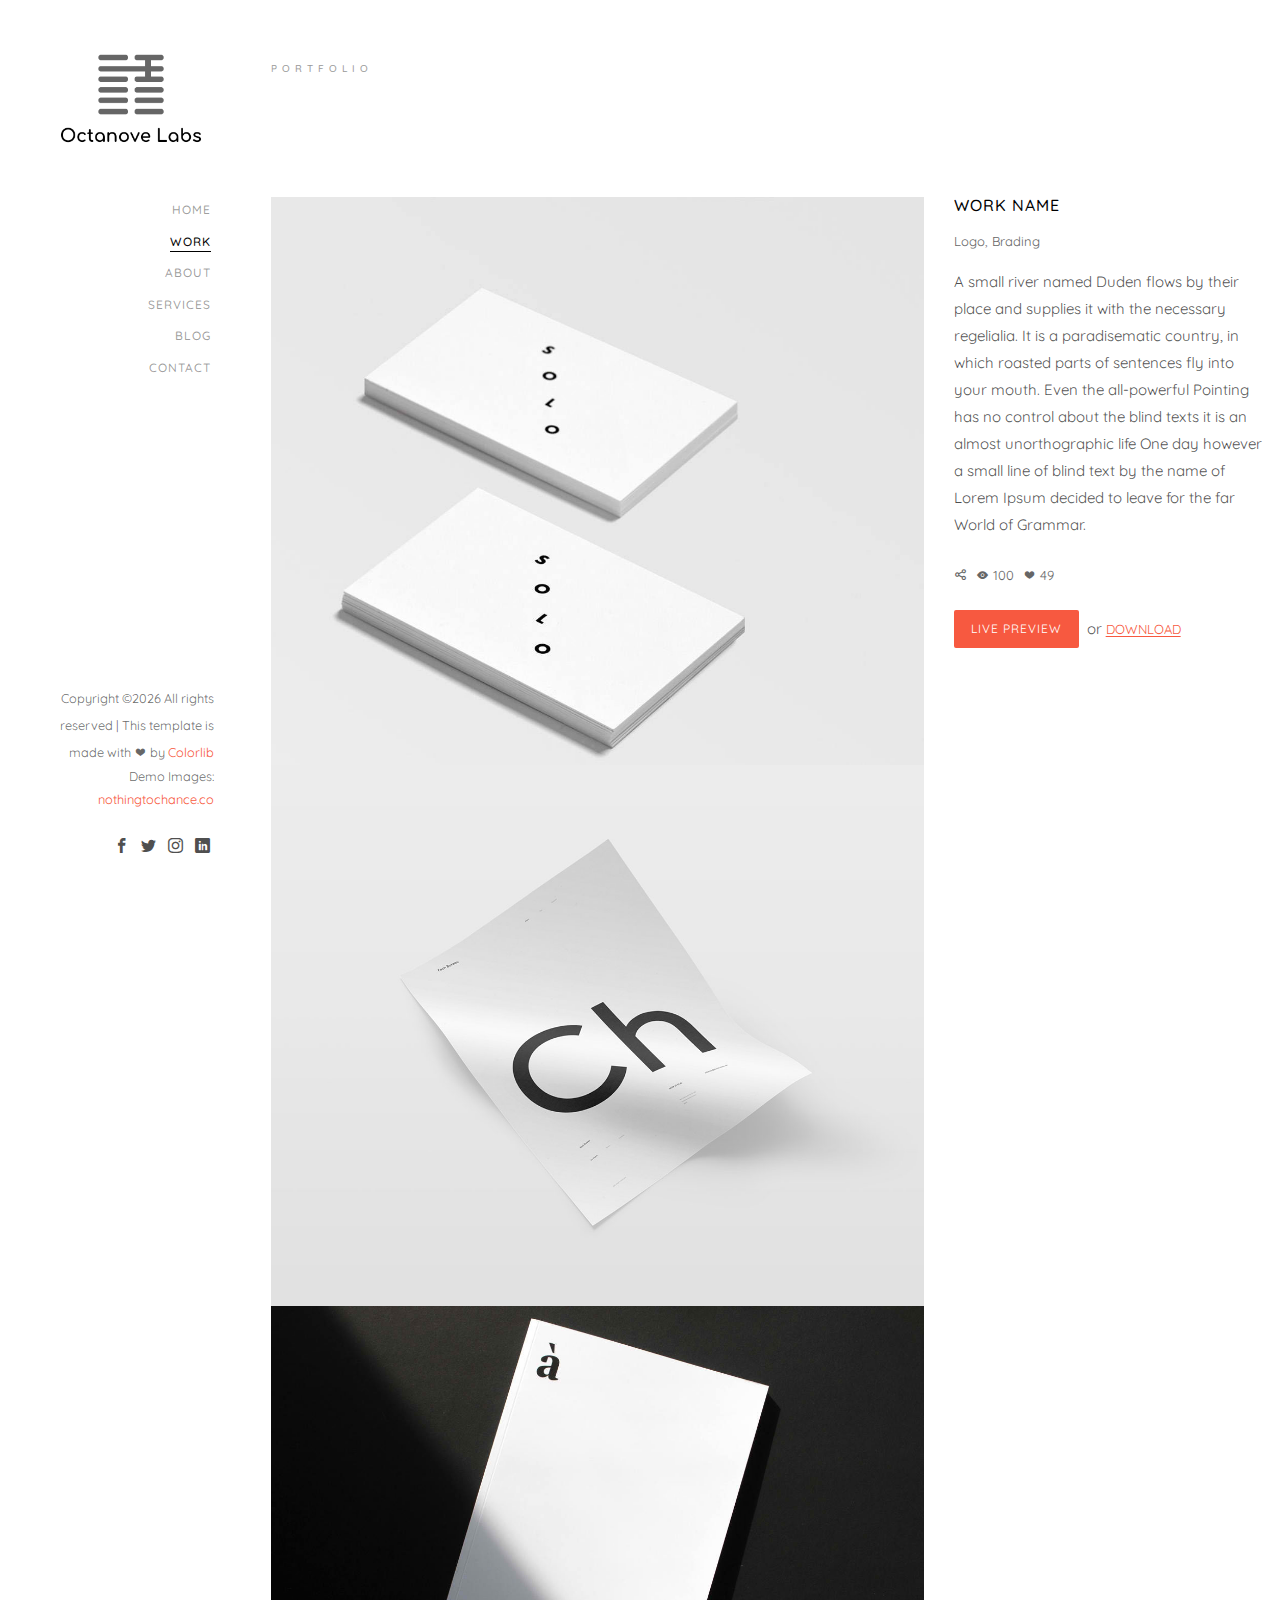
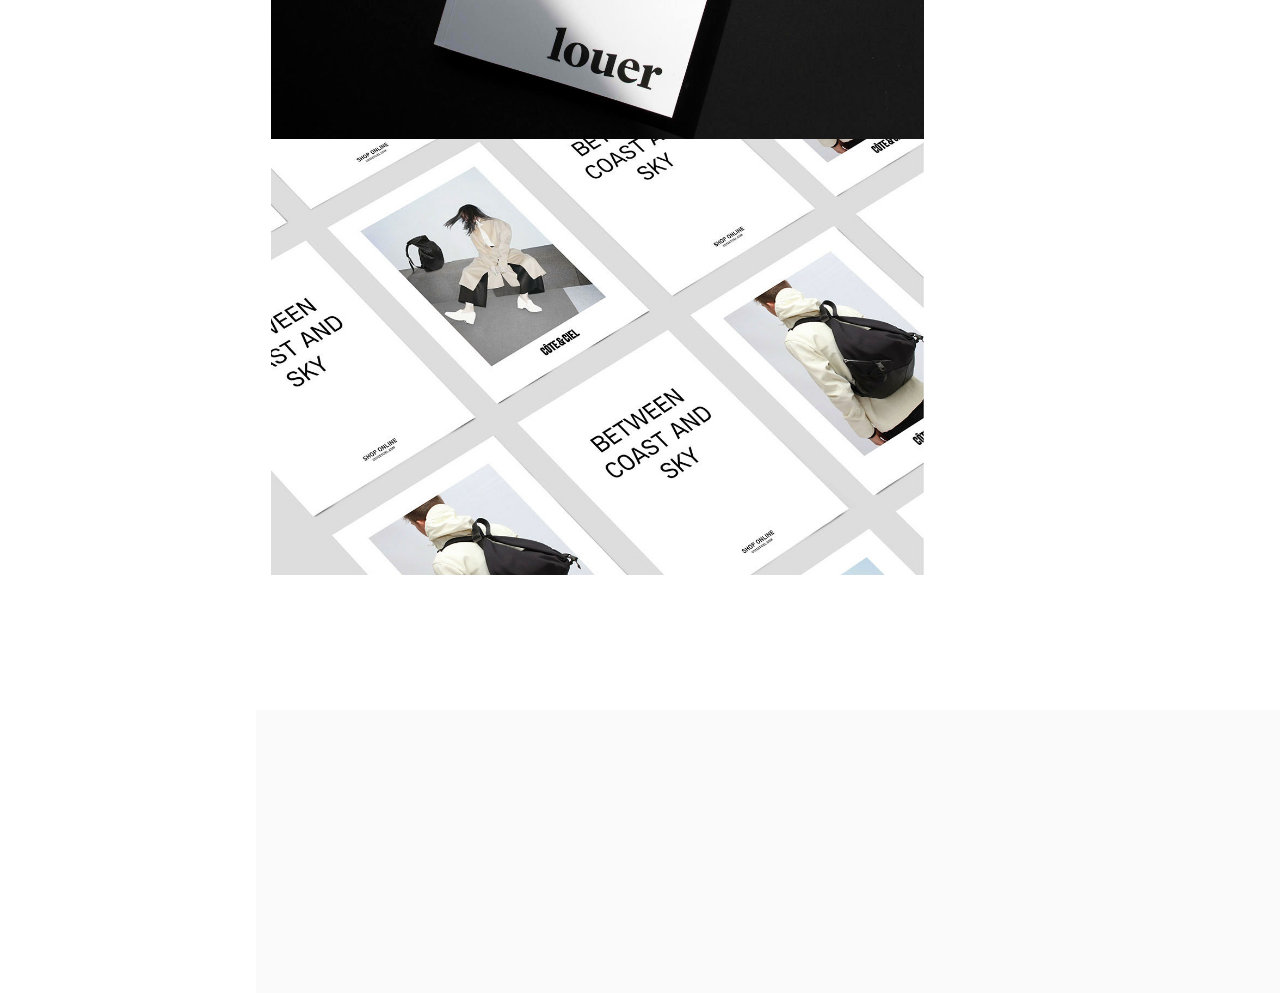
<file: work-single.html>
<!DOCTYPE HTML>
<html>
	<head>
	<meta charset="utf-8">
	<meta http-equiv="X-UA-Compatible" content="IE=edge">
	<title>Work Template</title>
	<meta name="viewport" content="width=device-width, initial-scale=1">
	<meta name="description" content="" />
	<meta name="keywords" content="" />
	<meta name="author" content="" />

  <!-- Facebook and Twitter integration -->
	<meta property="og:title" content=""/>
	<meta property="og:image" content=""/>
	<meta property="og:url" content=""/>
	<meta property="og:site_name" content=""/>
	<meta property="og:description" content=""/>
	<meta name="twitter:title" content="" />
	<meta name="twitter:image" content="" />
	<meta name="twitter:url" content="" />
	<meta name="twitter:card" content="" />

	<!-- Place favicon.ico and apple-touch-icon.png in the root directory -->
	<link rel="shortcut icon" href="favicon.ico">

	<link href="https://fonts.googleapis.com/css?family=Quicksand:300,400,500,700" rel="stylesheet">
	
	<!-- Animate.css -->
	<link rel="stylesheet" href="css/animate.css">
	<!-- Icomoon Icon Fonts-->
	<link rel="stylesheet" href="css/icomoon.css">
	<!-- Bootstrap  -->
	<link rel="stylesheet" href="css/bootstrap.css">
	<!-- Flexslider  -->
	<link rel="stylesheet" href="css/flexslider.css">
	<!-- Theme style  -->
	<link rel="stylesheet" href="css/style.css">

	<!-- Modernizr JS -->
	<script src="js/modernizr-2.6.2.min.js"></script>
	<!-- FOR IE9 below -->
	<!--[if lt IE 9]>
	<script src="js/respond.min.js"></script>
	<![endif]-->

	</head>
	<body>
	<div id="colorlib-page">
		<a href="#" class="js-colorlib-nav-toggle colorlib-nav-toggle"><i></i></a>
		<aside id="colorlib-aside" role="complementary" class="border js-fullheight">
			<h1 id="colorlib-logo"><a href="index.html"><span>Wo</span><span>rk</span></a></h1>
			<nav id="colorlib-main-menu" role="navigation">
				<ul>
					<li><a href="index.html">Home</a></li>
					<li class="colorlib-active"><a href="work.html">Work</a></li>
					<li><a href="about.html">About</a></li>
					<li><a href="services.html">Services</a></li>
					<li><a href="blog.html">Blog</a></li>
					<li><a href="contact.html">Contact</a></li>
				</ul>
			</nav>

			<div class="colorlib-footer">
				<p><small><!-- Link back to Colorlib can't be removed. Template is licensed under CC BY 3.0. -->
Copyright &copy;<script>document.write(new Date().getFullYear());</script> All rights reserved | This template is made with <i class="icon-heart" aria-hidden="true"></i> by <a href="https://colorlib.com" target="_blank">Colorlib</a>
<!-- Link back to Colorlib can't be removed. Template is licensed under CC BY 3.0. --> </span> <span>Demo Images: <a href="http://nothingtochance.co/" target="_blank">nothingtochance.co</a></span></small></p>
				<ul>
					<li><a href="#"><i class="icon-facebook2"></i></a></li>
					<li><a href="#"><i class="icon-twitter2"></i></a></li>
					<li><a href="#"><i class="icon-instagram"></i></a></li>
					<li><a href="#"><i class="icon-linkedin2"></i></a></li>
				</ul>
			</div>

		</aside>

		<div id="colorlib-main">

			<div class="colorlib-work">
				<div class="container-fluid">
					<div class="row">
						<div class="col-md-6 col-md-offset-3 col-md-pull-3">
							<span class="heading-meta">Portfolio</span>
							<h2 class="colorlib-heading animate-box" data-animate-effect="fadeInLeft">Work Single</h2>
						</div>
					</div>
					<div class="row">
						<div class="col-md-8 image-content">
							<img class="img-responsive" src="images/work-1.jpg" alt="HTML5 Bootstrap Template by colorlib.com">
							<img class="img-responsive" src="images/work-2.jpg" alt="HTML5 Bootstrap Template by colorlib.com">
							<img class="img-responsive" src="images/work-3.jpg" alt="HTML5 Bootstrap Template by colorlib.com">
							<img class="img-responsive" src="images/work-4.jpg" alt="HTML5 Bootstrap Template by colorlib.com">
						</div>
						<div class="col-md-4 sticky-parent">
							<div id="sticky_item">
								<div class="project-desc">
									<h2>Work Name</h2>
									<span><a href="#">Logo</a>, <a href="#">Brading</a></span>
									<p>A small river named Duden flows by their place and supplies it with the necessary regelialia. It is a paradisematic country, in which roasted parts of sentences fly into your mouth. Even the all-powerful Pointing has no control about the blind texts it is an almost unorthographic life One day however a small line of blind text by the name of Lorem Ipsum decided to leave for the far World of Grammar.</p>
									<p class="icon">
										<span><a href="#"><i class="icon-share3"></i></a></span>
										<span><a href="#"><i class="icon-eye"></i> 100</a></span>
										<span><a href="#"><i class="icon-heart"></i> 49</a></span>
									</p>
									<p><a href="#" class="btn btn-primary">Live Preview</a> or <a href="#" class="btn-download">Download</a></p>
								</div>
							</div>
						</div>
					</div>
				</div>
			</div>

			<div id="get-in-touch" class="colorlib-bg-color">
				<div class="colorlib-narrow-content">
					<div class="row">
						<div class="col-md-6 animate-box" data-animate-effect="fadeInLeft">
							<h2>Get in Touch!</h2>
						</div>
					</div>
					<div class="row">
						<div class="col-md-6 col-md-offset-3 col-md-pull-3 animate-box" data-animate-effect="fadeInLeft">
							<p class="colorlib-lead">Separated they live in Bookmarksgrove right at the coast of the Semantics, a large language ocean.</p>
							<p><a href="#" class="btn btn-primary btn-learn">Contact me!</a></p>
						</div>
						
					</div>
				</div>
			</div>
		</div>
	</div>

	<!-- jQuery -->
	<script src="js/jquery.min.js"></script>
	<!-- jQuery Easing -->
	<script src="js/jquery.easing.1.3.js"></script>
	<!-- Bootstrap -->
	<script src="js/bootstrap.min.js"></script>
	<!-- Waypoints -->
	<script src="js/jquery.waypoints.min.js"></script>
	<!-- Flexslider -->
	<script src="js/jquery.flexslider-min.js"></script>
	<!-- Sticky Kit -->
	<script src="js/sticky-kit.min.js"></script>
	
	
	<!-- MAIN JS -->
	<script src="js/main.js"></script>

	</body>
</html>
</file>
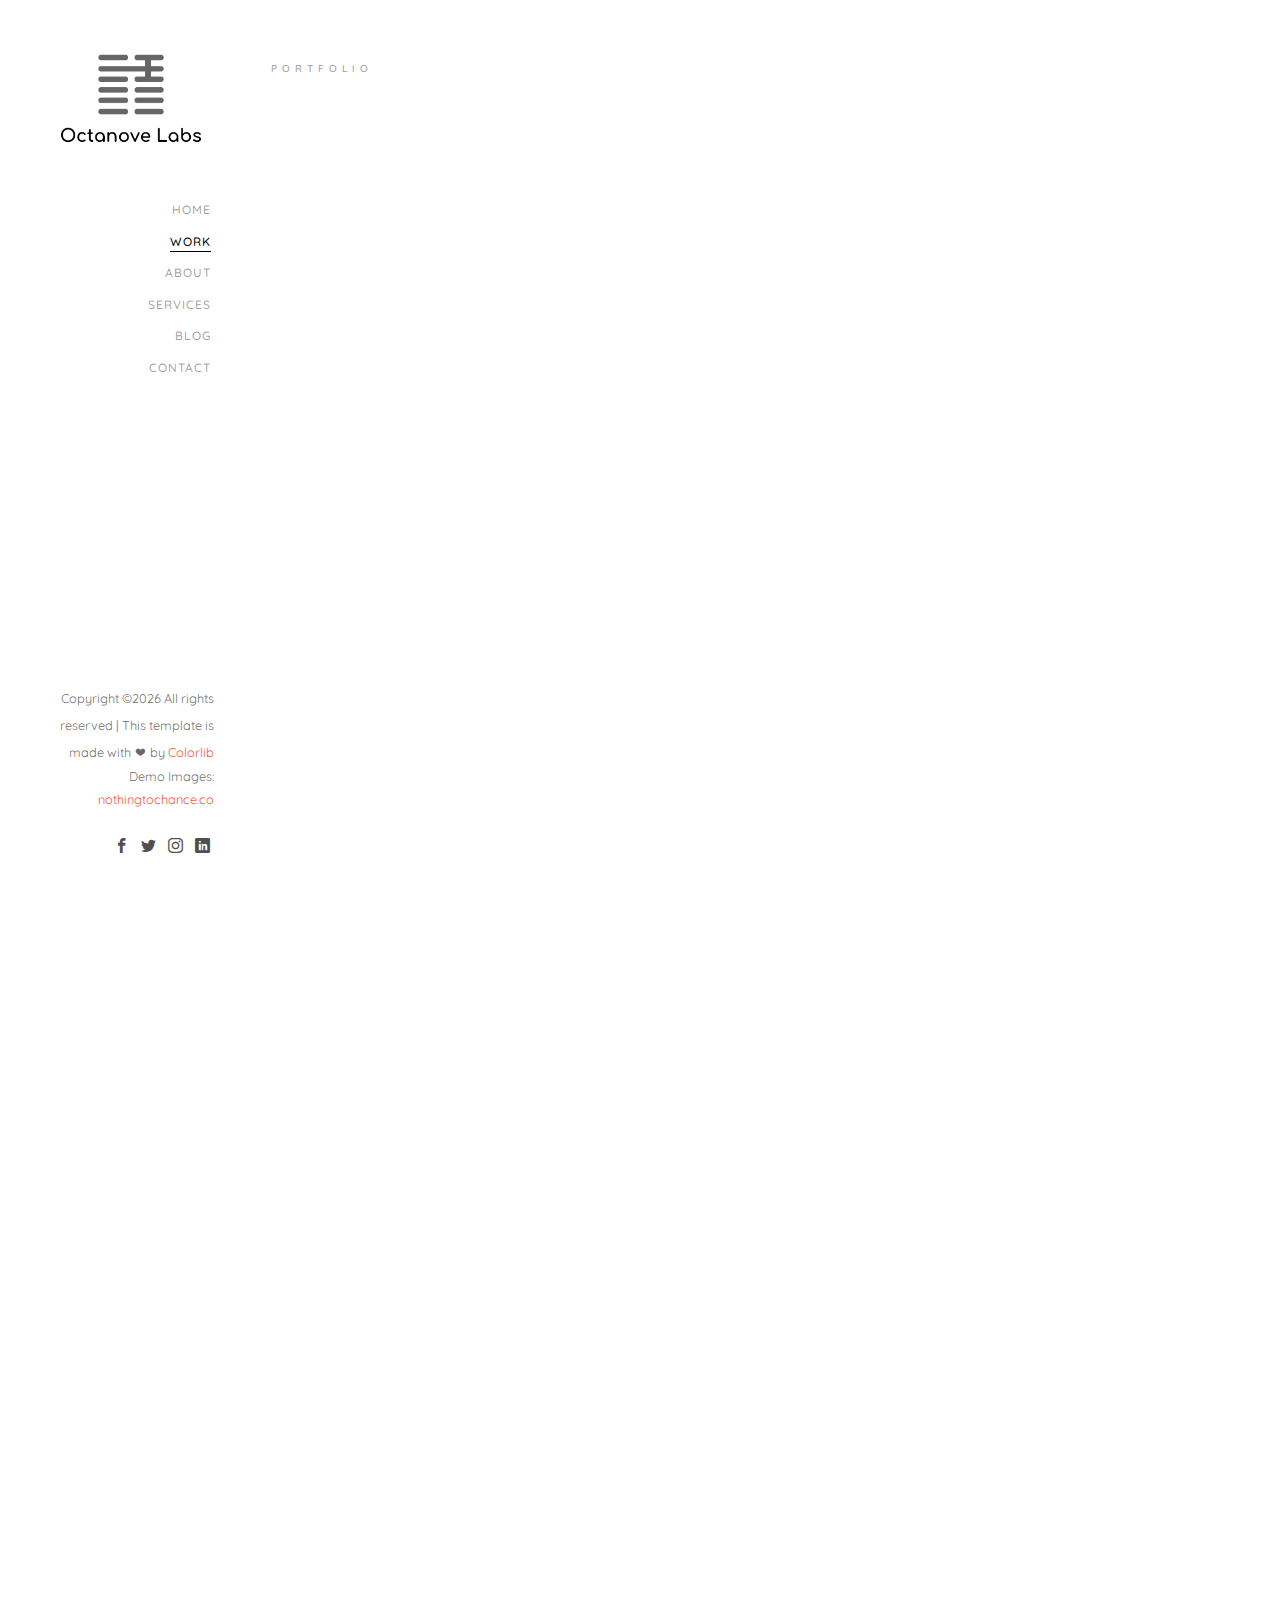
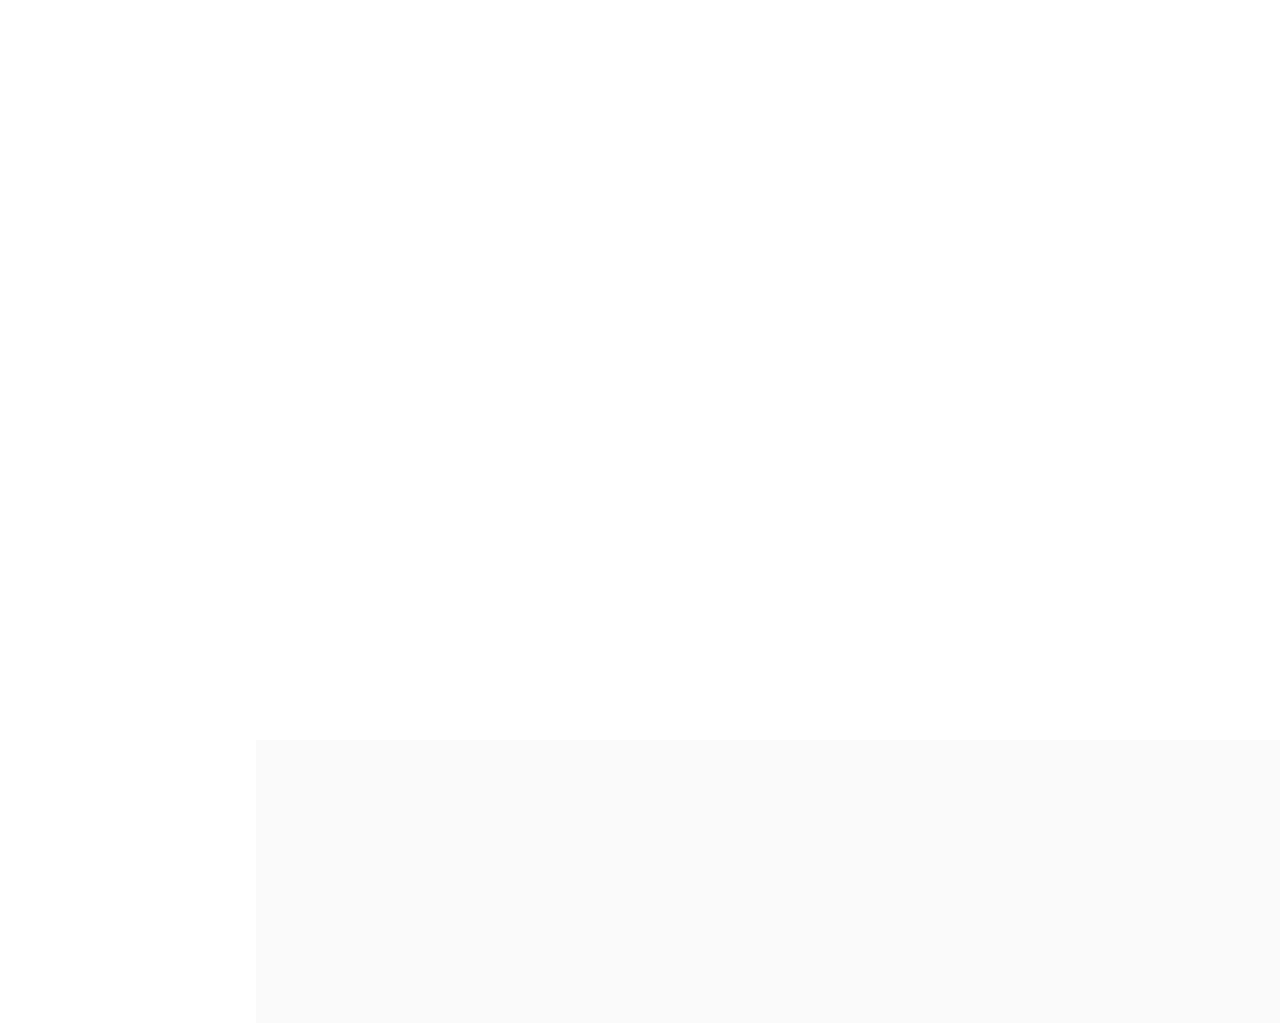
<file: work.html>
<!DOCTYPE HTML>
<html>
	<head>
	<meta charset="utf-8">
	<meta http-equiv="X-UA-Compatible" content="IE=edge">
	<title>Work Template</title>
	<meta name="viewport" content="width=device-width, initial-scale=1">
	<meta name="description" content="" />
	<meta name="keywords" content="" />
	<meta name="author" content="" />

  <!-- Facebook and Twitter integration -->
	<meta property="og:title" content=""/>
	<meta property="og:image" content=""/>
	<meta property="og:url" content=""/>
	<meta property="og:site_name" content=""/>
	<meta property="og:description" content=""/>
	<meta name="twitter:title" content="" />
	<meta name="twitter:image" content="" />
	<meta name="twitter:url" content="" />
	<meta name="twitter:card" content="" />

	<!-- Place favicon.ico and apple-touch-icon.png in the root directory -->
	<link rel="shortcut icon" href="favicon.ico">

	<link href="https://fonts.googleapis.com/css?family=Quicksand:300,400,500,700" rel="stylesheet">
	
	<!-- Animate.css -->
	<link rel="stylesheet" href="css/animate.css">
	<!-- Icomoon Icon Fonts-->
	<link rel="stylesheet" href="css/icomoon.css">
	<!-- Bootstrap  -->
	<link rel="stylesheet" href="css/bootstrap.css">
	<!-- Flexslider  -->
	<link rel="stylesheet" href="css/flexslider.css">
	<!-- Theme style  -->
	<link rel="stylesheet" href="css/style.css">

	<!-- Modernizr JS -->
	<script src="js/modernizr-2.6.2.min.js"></script>
	<!-- FOR IE9 below -->
	<!--[if lt IE 9]>
	<script src="js/respond.min.js"></script>
	<![endif]-->

	</head>
	<body>
	<div id="colorlib-page">
		<a href="#" class="js-colorlib-nav-toggle colorlib-nav-toggle"><i></i></a>
		<aside id="colorlib-aside" role="complementary" class="border js-fullheight">
			<h1 id="colorlib-logo"><a href="index.html"><span>Wo</span><span>rk</span></a></h1>
			<nav id="colorlib-main-menu" role="navigation">
				<ul>
					<li><a href="index.html">Home</a></li>
					<li class="colorlib-active"><a href="work.html">Work</a></li>
					<li><a href="about.html">About</a></li>
					<li><a href="services.html">Services</a></li>
					<li><a href="blog.html">Blog</a></li>
					<li><a href="contact.html">Contact</a></li>
				</ul>
			</nav>

			<div class="colorlib-footer">
				<p><small><!-- Link back to Colorlib can't be removed. Template is licensed under CC BY 3.0. -->
Copyright &copy;<script>document.write(new Date().getFullYear());</script> All rights reserved | This template is made with <i class="icon-heart" aria-hidden="true"></i> by <a href="https://colorlib.com" target="_blank">Colorlib</a>
<!-- Link back to Colorlib can't be removed. Template is licensed under CC BY 3.0. --> </span> <span>Demo Images: <a href="http://nothingtochance.co/" target="_blank">nothingtochance.co</a></span></small></p>
				<ul>
					<li><a href="#"><i class="icon-facebook2"></i></a></li>
					<li><a href="#"><i class="icon-twitter2"></i></a></li>
					<li><a href="#"><i class="icon-instagram"></i></a></li>
					<li><a href="#"><i class="icon-linkedin2"></i></a></li>
				</ul>
			</div>

		</aside>

		<div id="colorlib-main">

			<div class="colorlib-work">
				<div class="container-fluid">
					<div class="row">
						<div class="col-md-6 col-md-offset-3 col-md-pull-3">
							<span class="heading-meta">Portfolio</span>
							<h2 class="colorlib-heading animate-box" data-animate-effect="fadeInLeft">My Work</h2>
						</div>
					</div>
					<div class="row">
						<div class="col-md-6 animate-box" data-animate-effect="fadeInLeft">
							<div class="project" style="background-image: url(images/work-1.jpg);">
								<div class="desc">
									<div class="con">
										<h3><a href="work-single.html">Work 01</a></h3>
										<span>Branding, Ilustration</span>
										<p class="icon">
											<span><a href="#"><i class="icon-share3"></i></a></span>
											<span><a href="#"><i class="icon-eye"></i> 100</a></span>
											<span><a href="#"><i class="icon-heart"></i> 49</a></span>
										</p>
									</div>
								</div>
							</div>
						</div>
						<div class="col-md-6 animate-box" data-animate-effect="fadeInLeft">
							<div class="project" style="background-image: url(images/work-2.jpg);">
								<div class="desc">
									<div class="con">
										<h3><a href="work-single.html">Work 02</a></h3>
										<span>Logo, Web, Branding</span>
										<p class="icon">
											<span><a href="#"><i class="icon-share3"></i></a></span>
											<span><a href="#"><i class="icon-eye"></i> 100</a></span>
											<span><a href="#"><i class="icon-heart"></i> 49</a></span>
										</p>
									</div>
								</div>
							</div>
						</div>
						<div class="col-md-6 animate-box" data-animate-effect="fadeInLeft">
							<div class="project" style="background-image: url(images/work-3.jpg);">
								<div class="desc">
									<div class="con">
										<h3><a href="work-single.html">Work 03</a></h3>
										<span>Illustration, Logo</span>
										<p class="icon">
											<span><a href="#"><i class="icon-share3"></i></a></span>
											<span><a href="#"><i class="icon-eye"></i> 100</a></span>
											<span><a href="#"><i class="icon-heart"></i> 49</a></span>
										</p>
									</div>
								</div>
							</div>
						</div>
						<div class="col-md-6 animate-box" data-animate-effect="fadeInLeft">
							<div class="project" style="background-image: url(images/work-4.jpg);">
								<div class="desc">
									<div class="con">
										<h3><a href="work-single.html">Work 04</a></h3>
										<span>Web, Logo, Branding</span>
										<p class="icon">
											<span><a href="#"><i class="icon-share3"></i></a></span>
											<span><a href="#"><i class="icon-eye"></i> 100</a></span>
											<span><a href="#"><i class="icon-heart"></i> 49</a></span>
										</p>
									</div>
								</div>
							</div>
						</div>
						<div class="col-md-6 animate-box" data-animate-effect="fadeInLeft">
							<div class="project" style="background-image: url(images/work-5.jpg);">
								<div class="desc">
									<div class="con">
										<h3><a href="work-single.html">Work 05</a></h3>
										<span>Illustration, Logo</span>
										<p class="icon">
											<span><a href="#"><i class="icon-share3"></i></a></span>
											<span><a href="#"><i class="icon-eye"></i> 100</a></span>
											<span><a href="#"><i class="icon-heart"></i> 49</a></span>
										</p>
									</div>
								</div>
							</div>
						</div>
						<div class="col-md-6 animate-box" data-animate-effect="fadeInLeft">
							<div class="project" style="background-image: url(images/work-6.jpg);">
								<div class="desc">
									<div class="con">
										<h3><a href="work-single.html">Work 06</a></h3>
										<span>Web, Logo, Branding</span>
										<p class="icon">
											<span><a href="#"><i class="icon-share3"></i></a></span>
											<span><a href="#"><i class="icon-eye"></i> 100</a></span>
											<span><a href="#"><i class="icon-heart"></i> 49</a></span>
										</p>
									</div>
								</div>
							</div>
						</div>
						<div class="col-md-6 animate-box" data-animate-effect="fadeInLeft">
							<div class="project" style="background-image: url(images/work-7.jpg);">
								<div class="desc">
									<div class="con">
										<h3><a href="work-single.html">Work 07</a></h3>
										<span>Illustration, Logo</span>
										<p class="icon">
											<span><a href="#"><i class="icon-share3"></i></a></span>
											<span><a href="#"><i class="icon-eye"></i> 100</a></span>
											<span><a href="#"><i class="icon-heart"></i> 49</a></span>
										</p>
									</div>
								</div>
							</div>
						</div>
						<div class="col-md-6 animate-box" data-animate-effect="fadeInLeft">
							<div class="project" style="background-image: url(images/work-8.jpg);">
								<div class="desc">
									<div class="con">
										<h3><a href="work-single.html">Work 08</a></h3>
										<span>Web, Logo, Branding</span>
										<p class="icon">
											<span><a href="#"><i class="icon-share3"></i></a></span>
											<span><a href="#"><i class="icon-eye"></i> 100</a></span>
											<span><a href="#"><i class="icon-heart"></i> 49</a></span>
										</p>
									</div>
								</div>
							</div>
						</div>
					</div>
					<div class="row">
						<div class="col-md-12 animate-box" data-animate-effect="fadeInLeft">
							<ul class="pagination">
								<li class="disabled"><a href="#">&laquo;</a></li>
								<li class="active"><a href="#">1</a></li>
								<li><a href="#">2</a></li>
								<li><a href="#">3</a></li>
								<li><a href="#">4</a></li>
								<li><a href="#">&raquo;</a></li>
							</ul>
						</div>
					</div>
				</div>
			</div>

			<div id="get-in-touch" class="colorlib-bg-color">
				<div class="colorlib-narrow-content">
					<div class="row">
						<div class="col-md-6 animate-box" data-animate-effect="fadeInLeft">
							<h2>Get in Touch!</h2>
						</div>
					</div>
					<div class="row">
						<div class="col-md-6 col-md-offset-3 col-md-pull-3 animate-box" data-animate-effect="fadeInLeft">
							<p class="colorlib-lead">Separated they live in Bookmarksgrove right at the coast of the Semantics, a large language ocean.</p>
							<p><a href="#" class="btn btn-primary btn-learn">Contact me!</a></p>
						</div>
						
					</div>
				</div>
			</div>
		</div>
	</div>

	<!-- jQuery -->
	<script src="js/jquery.min.js"></script>
	<!-- jQuery Easing -->
	<script src="js/jquery.easing.1.3.js"></script>
	<!-- Bootstrap -->
	<script src="js/bootstrap.min.js"></script>
	<!-- Waypoints -->
	<script src="js/jquery.waypoints.min.js"></script>
	<!-- Flexslider -->
	<script src="js/jquery.flexslider-min.js"></script>
	<!-- Sticky Kit -->
	<script src="js/sticky-kit.min.js"></script>
	
	
	<!-- MAIN JS -->
	<script src="js/main.js"></script>

	</body>
</html>
</file>
<file: css/icomoon.css>
@font-face {
  font-family: 'icomoon';
  src:  url('fonts/icomoon.eot?6py85u');
  src:  url('fonts/icomoon.eot?6py85u#iefix') format('embedded-opentype'),
    url('fonts/icomoon.ttf?6py85u') format('truetype'),
    url('fonts/icomoon.woff?6py85u') format('woff'),
    url('fonts/icomoon.svg?6py85u#icomoon') format('svg');
  font-weight: normal;
  font-style: normal;
}

[class^="icon-"], [class*=" icon-"] {
  /* use !important to prevent issues with browser extensions that change fonts */
  font-family: 'icomoon' !important;
  speak: none;
  font-style: normal;
  font-weight: normal;
  font-variant: normal;
  text-transform: none;
  line-height: 1;

  /* Better Font Rendering =========== */
  -webkit-font-smoothing: antialiased;
  -moz-osx-font-smoothing: grayscale;
}

.icon-times:before {
  content: "\e930";
}
.icon-tick:before {
  content: "\e931";
}
.icon-plus:before {
  content: "\e932";
}
.icon-minus:before {
  content: "\e933";
}
.icon-equals:before {
  content: "\e934";
}
.icon-divide:before {
  content: "\e935";
}
.icon-chevron-right:before {
  content: "\e936";
}
.icon-chevron-left:before {
  content: "\e937";
}
.icon-arrow-right-thick:before {
  content: "\e938";
}
.icon-arrow-left-thick:before {
  content: "\e939";
}
.icon-th-small:before {
  content: "\e93a";
}
.icon-th-menu:before {
  content: "\e93b";
}
.icon-th-list:before {
  content: "\e93c";
}
.icon-th-large:before {
  content: "\e93d";
}
.icon-home:before {
  content: "\e93e";
}
.icon-arrow-forward:before {
  content: "\e93f";
}
.icon-arrow-back:before {
  content: "\e940";
}
.icon-rss:before {
  content: "\e941";
}
.icon-location:before {
  content: "\e942";
}
.icon-link:before {
  content: "\e943";
}
.icon-image:before {
  content: "\e944";
}
.icon-arrow-up-thick:before {
  content: "\e945";
}
.icon-arrow-down-thick:before {
  content: "\e946";
}
.icon-starburst:before {
  content: "\e947";
}
.icon-starburst-outline:before {
  content: "\e948";
}
.icon-star3:before {
  content: "\e949";
}
.icon-flow-children:before {
  content: "\e94a";
}
.icon-export:before {
  content: "\e94b";
}
.icon-delete2:before {
  content: "\e94c";
}
.icon-delete-outline:before {
  content: "\e94d";
}
.icon-cloud-storage:before {
  content: "\e94e";
}
.icon-wi-fi:before {
  content: "\e94f";
}
.icon-heart:before {
  content: "\e950";
}
.icon-flash:before {
  content: "\e951";
}
.icon-cancel:before {
  content: "\e952";
}
.icon-backspace:before {
  content: "\e953";
}
.icon-attachment:before {
  content: "\e954";
}
.icon-arrow-move:before {
  content: "\e955";
}
.icon-warning:before {
  content: "\e956";
}
.icon-user:before {
  content: "\e957";
}
.icon-radar:before {
  content: "\e958";
}
.icon-lock-open:before {
  content: "\e959";
}
.icon-lock-closed:before {
  content: "\e95a";
}
.icon-location-arrow:before {
  content: "\e95b";
}
.icon-info:before {
  content: "\e95c";
}
.icon-user-delete:before {
  content: "\e95d";
}
.icon-user-add:before {
  content: "\e95e";
}
.icon-media-pause:before {
  content: "\e95f";
}
.icon-group:before {
  content: "\e960";
}
.icon-chart-pie:before {
  content: "\e961";
}
.icon-chart-line:before {
  content: "\e962";
}
.icon-chart-bar:before {
  content: "\e963";
}
.icon-chart-area:before {
  content: "\e964";
}
.icon-video:before {
  content: "\e965";
}
.icon-point-of-interest:before {
  content: "\e966";
}
.icon-infinity:before {
  content: "\e967";
}
.icon-globe:before {
  content: "\e968";
}
.icon-eye:before {
  content: "\e969";
}
.icon-cog:before {
  content: "\e96a";
}
.icon-camera:before {
  content: "\e96b";
}
.icon-upload:before {
  content: "\e96c";
}
.icon-scissors:before {
  content: "\e96d";
}
.icon-refresh:before {
  content: "\e96e";
}
.icon-pin:before {
  content: "\e96f";
}
.icon-key:before {
  content: "\e970";
}
.icon-info-large:before {
  content: "\e971";
}
.icon-eject:before {
  content: "\e972";
}
.icon-download:before {
  content: "\e973";
}
.icon-zoom:before {
  content: "\e974";
}
.icon-zoom-out:before {
  content: "\e975";
}
.icon-zoom-in:before {
  content: "\e976";
}
.icon-sort-numerically:before {
  content: "\e977";
}
.icon-sort-alphabetically:before {
  content: "\e978";
}
.icon-input-checked:before {
  content: "\e979";
}
.icon-calender:before {
  content: "\e97a";
}
.icon-world2:before {
  content: "\e97b";
}
.icon-notes:before {
  content: "\e97c";
}
.icon-code:before {
  content: "\e97d";
}
.icon-arrow-sync:before {
  content: "\e97e";
}
.icon-arrow-shuffle:before {
  content: "\e97f";
}
.icon-arrow-repeat:before {
  content: "\e980";
}
.icon-arrow-minimise:before {
  content: "\e981";
}
.icon-arrow-maximise:before {
  content: "\e982";
}
.icon-arrow-loop:before {
  content: "\e983";
}
.icon-anchor:before {
  content: "\e984";
}
.icon-spanner:before {
  content: "\e985";
}
.icon-puzzle:before {
  content: "\e986";
}
.icon-power:before {
  content: "\e987";
}
.icon-plane:before {
  content: "\e988";
}
.icon-pi:before {
  content: "\e989";
}
.icon-phone:before {
  content: "\e98a";
}
.icon-microphone2:before {
  content: "\e98b";
}
.icon-media-rewind:before {
  content: "\e98c";
}
.icon-flag:before {
  content: "\e98d";
}
.icon-adjust-brightness:before {
  content: "\e98e";
}
.icon-waves:before {
  content: "\e98f";
}
.icon-social-twitter:before {
  content: "\e990";
}
.icon-social-facebook:before {
  content: "\e991";
}
.icon-social-dribbble:before {
  content: "\e992";
}
.icon-media-stop:before {
  content: "\e993";
}
.icon-media-record:before {
  content: "\e994";
}
.icon-media-play:before {
  content: "\e995";
}
.icon-media-fast-forward:before {
  content: "\e996";
}
.icon-media-eject:before {
  content: "\e997";
}
.icon-social-vimeo:before {
  content: "\e998";
}
.icon-social-tumbler:before {
  content: "\e999";
}
.icon-social-skype:before {
  content: "\e99a";
}
.icon-social-pinterest:before {
  content: "\e99b";
}
.icon-social-linkedin:before {
  content: "\e99c";
}
.icon-social-last-fm:before {
  content: "\e99d";
}
.icon-social-github:before {
  content: "\e99e";
}
.icon-social-flickr:before {
  content: "\e99f";
}
.icon-at:before {
  content: "\e9a0";
}
.icon-times-outline:before {
  content: "\e9a1";
}
.icon-plus-outline:before {
  content: "\e9a2";
}
.icon-minus-outline:before {
  content: "\e9a3";
}
.icon-tick-outline:before {
  content: "\e9a4";
}
.icon-th-large-outline:before {
  content: "\e9a5";
}
.icon-equals-outline:before {
  content: "\e9a6";
}
.icon-divide-outline:before {
  content: "\e9a7";
}
.icon-chevron-right-outline:before {
  content: "\e9a8";
}
.icon-chevron-left-outline:before {
  content: "\e9a9";
}
.icon-arrow-right-outline:before {
  content: "\e9aa";
}
.icon-arrow-left-outline:before {
  content: "\e9ab";
}
.icon-th-small-outline:before {
  content: "\e9ac";
}
.icon-th-menu-outline:before {
  content: "\e9ad";
}
.icon-th-list-outline:before {
  content: "\e9ae";
}
.icon-news2:before {
  content: "\e9b1";
}
.icon-home-outline:before {
  content: "\e9b2";
}
.icon-arrow-up-outline:before {
  content: "\e9b3";
}
.icon-arrow-forward-outline:before {
  content: "\e9b4";
}
.icon-arrow-down-outline:before {
  content: "\e9b5";
}
.icon-arrow-back-outline:before {
  content: "\e9b6";
}
.icon-trash3:before {
  content: "\e9b7";
}
.icon-rss-outline:before {
  content: "\e9b8";
}
.icon-message:before {
  content: "\e9b9";
}
.icon-location-outline:before {
  content: "\e9ba";
}
.icon-link-outline:before {
  content: "\e9bb";
}
.icon-image-outline:before {
  content: "\e9bc";
}
.icon-export-outline:before {
  content: "\e9bd";
}
.icon-cross:before {
  content: "\e9be";
}
.icon-wi-fi-outline:before {
  content: "\e9bf";
}
.icon-star-outline:before {
  content: "\e9c0";
}
.icon-media-pause-outline:before {
  content: "\e9c1";
}
.icon-mail:before {
  content: "\e9c2";
}
.icon-heart-outline:before {
  content: "\e9c3";
}
.icon-flash-outline:before {
  content: "\e9c4";
}
.icon-cancel-outline:before {
  content: "\e9c5";
}
.icon-beaker:before {
  content: "\e9c6";
}
.icon-arrow-move-outline:before {
  content: "\e9c7";
}
.icon-watch2:before {
  content: "\e9c8";
}
.icon-warning-outline:before {
  content: "\e9c9";
}
.icon-time:before {
  content: "\e9ca";
}
.icon-radar-outline:before {
  content: "\e9cb";
}
.icon-lock-open-outline:before {
  content: "\e9cc";
}
.icon-location-arrow-outline:before {
  content: "\e9cd";
}
.icon-info-outline:before {
  content: "\e9ce";
}
.icon-backspace-outline:before {
  content: "\e9cf";
}
.icon-attachment-outline:before {
  content: "\e9d0";
}
.icon-user-outline:before {
  content: "\e9d1";
}
.icon-user-delete-outline:before {
  content: "\e9d2";
}
.icon-user-add-outline:before {
  content: "\e9d3";
}
.icon-lock-closed-outline:before {
  content: "\e9d4";
}
.icon-group-outline:before {
  content: "\e9d5";
}
.icon-chart-pie-outline:before {
  content: "\e9d6";
}
.icon-chart-line-outline:before {
  content: "\e9d7";
}
.icon-chart-bar-outline:before {
  content: "\e9d8";
}
.icon-chart-area-outline:before {
  content: "\e9d9";
}
.icon-video-outline:before {
  content: "\e9da";
}
.icon-point-of-interest-outline:before {
  content: "\e9db";
}
.icon-map:before {
  content: "\e9dc";
}
.icon-key-outline:before {
  content: "\e9dd";
}
.icon-infinity-outline:before {
  content: "\e9de";
}
.icon-globe-outline:before {
  content: "\e9df";
}
.icon-eye-outline:before {
  content: "\e9e0";
}
.icon-cog-outline:before {
  content: "\e9e1";
}
.icon-camera-outline:before {
  content: "\e9e2";
}
.icon-upload-outline:before {
  content: "\e9e3";
}
.icon-support:before {
  content: "\e9e4";
}
.icon-scissors-outline:before {
  content: "\e9e5";
}
.icon-refresh-outline:before {
  content: "\e9e6";
}
.icon-info-large-outline:before {
  content: "\e9e7";
}
.icon-eject-outline:before {
  content: "\e9e8";
}
.icon-download-outline:before {
  content: "\e9e9";
}
.icon-battery-mid:before {
  content: "\e9ea";
}
.icon-battery-low:before {
  content: "\e9eb";
}
.icon-battery-high:before {
  content: "\e9ec";
}
.icon-zoom-outline:before {
  content: "\e9ed";
}
.icon-zoom-out-outline:before {
  content: "\e9ee";
}
.icon-zoom-in-outline:before {
  content: "\e9ef";
}
.icon-tag3:before {
  content: "\e9f0";
}
.icon-tabs-outline:before {
  content: "\e9f1";
}
.icon-pin-outline:before {
  content: "\e9f2";
}
.icon-message-typing:before {
  content: "\e9f3";
}
.icon-directions:before {
  content: "\e9f4";
}
.icon-battery-full:before {
  content: "\e9f5";
}
.icon-battery-charge:before {
  content: "\e9f6";
}
.icon-pipette:before {
  content: "\e9f7";
}
.icon-pencil:before {
  content: "\e9f8";
}
.icon-folder:before {
  content: "\e9f9";
}
.icon-folder-delete:before {
  content: "\e9fa";
}
.icon-folder-add:before {
  content: "\e9fb";
}
.icon-edit:before {
  content: "\e9fc";
}
.icon-document:before {
  content: "\e9fd";
}
.icon-document-delete:before {
  content: "\e9fe";
}
.icon-document-add:before {
  content: "\e9ff";
}
.icon-brush:before {
  content: "\ea00";
}
.icon-thumbs-up:before {
  content: "\ea01";
}
.icon-thumbs-down:before {
  content: "\ea02";
}
.icon-pen:before {
  content: "\ea03";
}
.icon-sort-numerically-outline:before {
  content: "\ea04";
}
.icon-sort-alphabetically-outline:before {
  content: "\ea05";
}
.icon-social-last-fm-circular:before {
  content: "\ea06";
}
.icon-social-github-circular:before {
  content: "\ea07";
}
.icon-compass:before {
  content: "\ea08";
}
.icon-bookmark:before {
  content: "\ea09";
}
.icon-input-checked-outline:before {
  content: "\ea0a";
}
.icon-code-outline:before {
  content: "\ea0b";
}
.icon-calender-outline:before {
  content: "\ea0c";
}
.icon-business-card:before {
  content: "\ea0d";
}
.icon-arrow-up:before {
  content: "\ea0e";
}
.icon-arrow-sync-outline:before {
  content: "\ea0f";
}
.icon-arrow-right:before {
  content: "\ea10";
}
.icon-arrow-repeat-outline:before {
  content: "\ea11";
}
.icon-arrow-loop-outline:before {
  content: "\ea12";
}
.icon-arrow-left:before {
  content: "\ea13";
}
.icon-flow-switch:before {
  content: "\ea14";
}
.icon-flow-parallel:before {
  content: "\ea15";
}
.icon-flow-merge:before {
  content: "\ea16";
}
.icon-document-text:before {
  content: "\ea17";
}
.icon-clipboard:before {
  content: "\ea18";
}
.icon-calculator:before {
  content: "\ea19";
}
.icon-arrow-minimise-outline:before {
  content: "\ea1a";
}
.icon-arrow-maximise-outline:before {
  content: "\ea1b";
}
.icon-arrow-down:before {
  content: "\ea1c";
}
.icon-gift:before {
  content: "\ea1d";
}
.icon-film:before {
  content: "\ea1e";
}
.icon-database:before {
  content: "\ea1f";
}
.icon-bell:before {
  content: "\ea20";
}
.icon-anchor-outline:before {
  content: "\ea21";
}
.icon-adjust-contrast:before {
  content: "\ea22";
}
.icon-world-outline:before {
  content: "\ea23";
}
.icon-shopping-bag:before {
  content: "\ea24";
}
.icon-power-outline:before {
  content: "\ea25";
}
.icon-notes-outline:before {
  content: "\ea26";
}
.icon-device-tablet:before {
  content: "\ea27";
}
.icon-device-phone:before {
  content: "\ea28";
}
.icon-device-laptop:before {
  content: "\ea29";
}
.icon-device-desktop:before {
  content: "\ea2a";
}
.icon-briefcase:before {
  content: "\ea2b";
}
.icon-stopwatch:before {
  content: "\ea2c";
}
.icon-spanner-outline:before {
  content: "\ea2d";
}
.icon-puzzle-outline:before {
  content: "\ea2e";
}
.icon-printer:before {
  content: "\ea2f";
}
.icon-pi-outline:before {
  content: "\ea30";
}
.icon-lightbulb:before {
  content: "\ea31";
}
.icon-flag-outline:before {
  content: "\ea32";
}
.icon-contacts:before {
  content: "\ea33";
}
.icon-archive2:before {
  content: "\ea34";
}
.icon-weather-stormy:before {
  content: "\ea35";
}
.icon-weather-shower:before {
  content: "\ea36";
}
.icon-weather-partly-sunny:before {
  content: "\ea37";
}
.icon-weather-downpour:before {
  content: "\ea38";
}
.icon-weather-cloudy:before {
  content: "\ea39";
}
.icon-plane-outline:before {
  content: "\ea3a";
}
.icon-phone-outline:before {
  content: "\ea3b";
}
.icon-microphone-outline:before {
  content: "\ea3c";
}
.icon-weather-windy:before {
  content: "\ea3d";
}
.icon-weather-windy-cloudy:before {
  content: "\ea3e";
}
.icon-weather-sunny:before {
  content: "\ea3f";
}
.icon-weather-snow:before {
  content: "\ea40";
}
.icon-weather-night:before {
  content: "\ea41";
}
.icon-media-stop-outline:before {
  content: "\ea42";
}
.icon-media-rewind-outline:before {
  content: "\ea43";
}
.icon-media-record-outline:before {
  content: "\ea44";
}
.icon-media-play-outline:before {
  content: "\ea45";
}
.icon-media-fast-forward-outline:before {
  content: "\ea46";
}
.icon-media-eject-outline:before {
  content: "\ea47";
}
.icon-wine:before {
  content: "\ea48";
}
.icon-waves-outline:before {
  content: "\ea49";
}
.icon-ticket:before {
  content: "\ea4a";
}
.icon-tags:before {
  content: "\ea4b";
}
.icon-plug:before {
  content: "\ea4c";
}
.icon-headphones:before {
  content: "\ea4d";
}
.icon-credit-card:before {
  content: "\ea4e";
}
.icon-coffee:before {
  content: "\ea4f";
}
.icon-book:before {
  content: "\ea50";
}
.icon-beer:before {
  content: "\ea51";
}
.icon-volume2:before {
  content: "\ea52";
}
.icon-volume-up:before {
  content: "\ea53";
}
.icon-volume-mute:before {
  content: "\ea54";
}
.icon-volume-down:before {
  content: "\ea55";
}
.icon-social-vimeo-circular:before {
  content: "\ea56";
}
.icon-social-twitter-circular:before {
  content: "\ea57";
}
.icon-social-pinterest-circular:before {
  content: "\ea58";
}
.icon-social-linkedin-circular:before {
  content: "\ea59";
}
.icon-social-facebook-circular:before {
  content: "\ea5a";
}
.icon-social-dribbble-circular:before {
  content: "\ea5b";
}
.icon-tree:before {
  content: "\ea5c";
}
.icon-thermometer2:before {
  content: "\ea5d";
}
.icon-social-tumbler-circular:before {
  content: "\ea5e";
}
.icon-social-skype-outline:before {
  content: "\ea5f";
}
.icon-social-flickr-circular:before {
  content: "\ea60";
}
.icon-social-at-circular:before {
  content: "\ea61";
}
.icon-shopping-cart:before {
  content: "\ea62";
}
.icon-messages:before {
  content: "\ea63";
}
.icon-leaf:before {
  content: "\ea64";
}
.icon-feather:before {
  content: "\ea65";
}
.icon-eye2:before {
  content: "\e064";
}
.icon-paper-clip:before {
  content: "\e065";
}
.icon-mail5:before {
  content: "\e066";
}
.icon-toggle:before {
  content: "\e067";
}
.icon-layout:before {
  content: "\e068";
}
.icon-link2:before {
  content: "\e069";
}
.icon-bell2:before {
  content: "\e06a";
}
.icon-lock3:before {
  content: "\e06b";
}
.icon-unlock:before {
  content: "\e06c";
}
.icon-ribbon2:before {
  content: "\e06d";
}
.icon-image2:before {
  content: "\e06e";
}
.icon-signal:before {
  content: "\e06f";
}
.icon-target3:before {
  content: "\e070";
}
.icon-clipboard3:before {
  content: "\e071";
}
.icon-clock3:before {
  content: "\e072";
}
.icon-watch:before {
  content: "\e073";
}
.icon-air-play:before {
  content: "\e074";
}
.icon-camera3:before {
  content: "\e075";
}
.icon-video2:before {
  content: "\e076";
}
.icon-disc:before {
  content: "\e077";
}
.icon-printer3:before {
  content: "\e078";
}
.icon-monitor:before {
  content: "\e079";
}
.icon-server:before {
  content: "\e07a";
}
.icon-cog2:before {
  content: "\e07b";
}
.icon-heart3:before {
  content: "\e07c";
}
.icon-paragraph:before {
  content: "\e07d";
}
.icon-align-justify:before {
  content: "\e07e";
}
.icon-align-left:before {
  content: "\e07f";
}
.icon-align-center:before {
  content: "\e080";
}
.icon-align-right:before {
  content: "\e081";
}
.icon-book2:before {
  content: "\e082";
}
.icon-layers2:before {
  content: "\e083";
}
.icon-stack2:before {
  content: "\e084";
}
.icon-stack-2:before {
  content: "\e085";
}
.icon-paper:before {
  content: "\e086";
}
.icon-paper-stack:before {
  content: "\e087";
}
.icon-search3:before {
  content: "\e088";
}
.icon-zoom-in2:before {
  content: "\e089";
}
.icon-zoom-out2:before {
  content: "\e08a";
}
.icon-reply2:before {
  content: "\e08b";
}
.icon-circle-plus:before {
  content: "\e08c";
}
.icon-circle-minus:before {
  content: "\e08d";
}
.icon-circle-check:before {
  content: "\e08e";
}
.icon-circle-cross:before {
  content: "\e08f";
}
.icon-square-plus:before {
  content: "\e090";
}
.icon-square-minus:before {
  content: "\e091";
}
.icon-square-check:before {
  content: "\e092";
}
.icon-square-cross:before {
  content: "\e093";
}
.icon-microphone:before {
  content: "\e094";
}
.icon-record:before {
  content: "\e095";
}
.icon-skip-back:before {
  content: "\e096";
}
.icon-rewind:before {
  content: "\e097";
}
.icon-play4:before {
  content: "\e098";
}
.icon-pause3:before {
  content: "\e099";
}
.icon-stop3:before {
  content: "\e09a";
}
.icon-fast-forward:before {
  content: "\e09b";
}
.icon-skip-forward:before {
  content: "\e09c";
}
.icon-shuffle2:before {
  content: "\e09d";
}
.icon-repeat:before {
  content: "\e09e";
}
.icon-folder2:before {
  content: "\e09f";
}
.icon-umbrella:before {
  content: "\e0a0";
}
.icon-moon:before {
  content: "\e0a1";
}
.icon-thermometer:before {
  content: "\e0a2";
}
.icon-drop:before {
  content: "\e0a3";
}
.icon-sun2:before {
  content: "\e0a4";
}
.icon-cloud3:before {
  content: "\e0a5";
}
.icon-cloud-upload2:before {
  content: "\e0a6";
}
.icon-cloud-download2:before {
  content: "\e0a7";
}
.icon-upload4:before {
  content: "\e0a8";
}
.icon-download4:before {
  content: "\e0a9";
}
.icon-location3:before {
  content: "\e0aa";
}
.icon-location-2:before {
  content: "\e0ab";
}
.icon-map3:before {
  content: "\e0ac";
}
.icon-battery:before {
  content: "\e0ad";
}
.icon-head:before {
  content: "\e0ae";
}
.icon-briefcase3:before {
  content: "\e0af";
}
.icon-speech-bubble:before {
  content: "\e0b0";
}
.icon-anchor2:before {
  content: "\e0b1";
}
.icon-globe2:before {
  content: "\e0b2";
}
.icon-box:before {
  content: "\e0b3";
}
.icon-reload:before {
  content: "\e0b4";
}
.icon-share3:before {
  content: "\e0b5";
}
.icon-marquee:before {
  content: "\e0b6";
}
.icon-marquee-plus:before {
  content: "\e0b7";
}
.icon-marquee-minus:before {
  content: "\e0b8";
}
.icon-tag:before {
  content: "\e0b9";
}
.icon-power2:before {
  content: "\e0ba";
}
.icon-command2:before {
  content: "\e0bb";
}
.icon-alt:before {
  content: "\e0bc";
}
.icon-esc:before {
  content: "\e0bd";
}
.icon-bar-graph:before {
  content: "\e0be";
}
.icon-bar-graph-2:before {
  content: "\e0bf";
}
.icon-pie-graph:before {
  content: "\e0c0";
}
.icon-star:before {
  content: "\e0c1";
}
.icon-arrow-left3:before {
  content: "\e0c2";
}
.icon-arrow-right3:before {
  content: "\e0c3";
}
.icon-arrow-up3:before {
  content: "\e0c4";
}
.icon-arrow-down3:before {
  content: "\e0c5";
}
.icon-volume:before {
  content: "\e0c6";
}
.icon-mute:before {
  content: "\e0c7";
}
.icon-content-right:before {
  content: "\e100";
}
.icon-content-left:before {
  content: "\e101";
}
.icon-grid2:before {
  content: "\e102";
}
.icon-grid-2:before {
  content: "\e103";
}
.icon-columns:before {
  content: "\e104";
}
.icon-loader:before {
  content: "\e105";
}
.icon-bag:before {
  content: "\e106";
}
.icon-ban:before {
  content: "\e107";
}
.icon-flag3:before {
  content: "\e108";
}
.icon-trash:before {
  content: "\e109";
}
.icon-expand2:before {
  content: "\e110";
}
.icon-contract:before {
  content: "\e111";
}
.icon-maximize:before {
  content: "\e112";
}
.icon-minimize:before {
  content: "\e113";
}
.icon-plus2:before {
  content: "\e114";
}
.icon-minus2:before {
  content: "\e115";
}
.icon-check:before {
  content: "\e116";
}
.icon-cross2:before {
  content: "\e117";
}
.icon-move:before {
  content: "\e118";
}
.icon-delete:before {
  content: "\e119";
}
.icon-menu5:before {
  content: "\e120";
}
.icon-archive:before {
  content: "\e121";
}
.icon-inbox:before {
  content: "\e122";
}
.icon-outbox:before {
  content: "\e123";
}
.icon-file:before {
  content: "\e124";
}
.icon-file-add:before {
  content: "\e125";
}
.icon-file-subtract:before {
  content: "\e126";
}
.icon-help:before {
  content: "\e127";
}
.icon-open:before {
  content: "\e128";
}
.icon-ellipsis:before {
  content: "\e129";
}
.icon-heart4:before {
  content: "\e900";
}
.icon-cloud4:before {
  content: "\e901";
}
.icon-star2:before {
  content: "\e902";
}
.icon-tv2:before {
  content: "\e903";
}
.icon-sound:before {
  content: "\e904";
}
.icon-video3:before {
  content: "\e905";
}
.icon-trash2:before {
  content: "\e906";
}
.icon-user2:before {
  content: "\e907";
}
.icon-key3:before {
  content: "\e908";
}
.icon-search4:before {
  content: "\e909";
}
.icon-settings:before {
  content: "\e90a";
}
.icon-camera4:before {
  content: "\e90b";
}
.icon-tag2:before {
  content: "\e90c";
}
.icon-lock4:before {
  content: "\e90d";
}
.icon-bulb:before {
  content: "\e90e";
}
.icon-pen2:before {
  content: "\e90f";
}
.icon-diamond:before {
  content: "\e910";
}
.icon-display2:before {
  content: "\e911";
}
.icon-location4:before {
  content: "\e912";
}
.icon-eye3:before {
  content: "\e913";
}
.icon-bubble3:before {
  content: "\e914";
}
.icon-stack3:before {
  content: "\e915";
}
.icon-cup:before {
  content: "\e916";
}
.icon-phone3:before {
  content: "\e917";
}
.icon-news:before {
  content: "\e918";
}
.icon-mail6:before {
  content: "\e919";
}
.icon-like:before {
  content: "\e91a";
}
.icon-photo:before {
  content: "\e91b";
}
.icon-note:before {
  content: "\e91c";
}
.icon-clock4:before {
  content: "\e91d";
}
.icon-paperplane:before {
  content: "\e91e";
}
.icon-params:before {
  content: "\e91f";
}
.icon-banknote:before {
  content: "\e920";
}
.icon-data:before {
  content: "\e921";
}
.icon-music2:before {
  content: "\e922";
}
.icon-megaphone2:before {
  content: "\e923";
}
.icon-study:before {
  content: "\e924";
}
.icon-lab2:before {
  content: "\e925";
}
.icon-food:before {
  content: "\e926";
}
.icon-t-shirt:before {
  content: "\e927";
}
.icon-fire2:before {
  content: "\e928";
}
.icon-clip:before {
  content: "\e929";
}
.icon-shop:before {
  content: "\e92a";
}
.icon-calendar3:before {
  content: "\e92b";
}
.icon-wallet2:before {
  content: "\e92c";
}
.icon-vynil:before {
  content: "\e92d";
}
.icon-truck2:before {
  content: "\e92e";
}
.icon-world:before {
  content: "\e92f";
}
.icon-spinner6:before {
  content: "\e9af";
}
.icon-spinner7:before {
  content: "\e9b0";
}
.icon-amazon:before {
  content: "\eab7";
}
.icon-google:before {
  content: "\eab8";
}
.icon-google2:before {
  content: "\eab9";
}
.icon-google3:before {
  content: "\eaba";
}
.icon-google-plus:before {
  content: "\eabb";
}
.icon-google-plus2:before {
  content: "\eabc";
}
.icon-google-plus3:before {
  content: "\eabd";
}
.icon-hangouts:before {
  content: "\eabe";
}
.icon-google-drive:before {
  content: "\eabf";
}
.icon-facebook2:before {
  content: "\eac0";
}
.icon-facebook22:before {
  content: "\eac1";
}
.icon-instagram:before {
  content: "\eac2";
}
.icon-whatsapp:before {
  content: "\eac3";
}
.icon-spotify:before {
  content: "\eac4";
}
.icon-telegram:before {
  content: "\eac5";
}
.icon-twitter2:before {
  content: "\eac6";
}
.icon-vine:before {
  content: "\eac7";
}
.icon-vk:before {
  content: "\eac8";
}
.icon-renren:before {
  content: "\eac9";
}
.icon-sina-weibo:before {
  content: "\eaca";
}
.icon-rss2:before {
  content: "\eacb";
}
.icon-rss22:before {
  content: "\eacc";
}
.icon-youtube:before {
  content: "\eacd";
}
.icon-youtube2:before {
  content: "\eace";
}
.icon-twitch:before {
  content: "\eacf";
}
.icon-vimeo:before {
  content: "\ead0";
}
.icon-vimeo2:before {
  content: "\ead1";
}
.icon-lanyrd:before {
  content: "\ead2";
}
.icon-flickr:before {
  content: "\ead3";
}
.icon-flickr2:before {
  content: "\ead4";
}
.icon-flickr3:before {
  content: "\ead5";
}
.icon-flickr4:before {
  content: "\ead6";
}
.icon-dribbble2:before {
  content: "\ead7";
}
.icon-behance:before {
  content: "\ead8";
}
.icon-behance2:before {
  content: "\ead9";
}
.icon-deviantart:before {
  content: "\eada";
}
.icon-500px:before {
  content: "\eadb";
}
.icon-steam:before {
  content: "\eadc";
}
.icon-steam2:before {
  content: "\eadd";
}
.icon-dropbox:before {
  content: "\eade";
}
.icon-onedrive:before {
  content: "\eadf";
}
.icon-github:before {
  content: "\eae0";
}
.icon-npm:before {
  content: "\eae1";
}
.icon-basecamp:before {
  content: "\eae2";
}
.icon-trello:before {
  content: "\eae3";
}
.icon-wordpress:before {
  content: "\eae4";
}
.icon-joomla:before {
  content: "\eae5";
}
.icon-ello:before {
  content: "\eae6";
}
.icon-blogger:before {
  content: "\eae7";
}
.icon-blogger2:before {
  content: "\eae8";
}
.icon-tumblr2:before {
  content: "\eae9";
}
.icon-tumblr22:before {
  content: "\eaea";
}
.icon-yahoo:before {
  content: "\eaeb";
}
.icon-yahoo2:before {
  content: "\eaec";
}
.icon-tux:before {
  content: "\eaed";
}
.icon-appleinc:before {
  content: "\eaee";
}
.icon-finder:before {
  content: "\eaef";
}
.icon-android:before {
  content: "\eaf0";
}
.icon-windows:before {
  content: "\eaf1";
}
.icon-windows8:before {
  content: "\eaf2";
}
.icon-soundcloud:before {
  content: "\eaf3";
}
.icon-soundcloud2:before {
  content: "\eaf4";
}
.icon-skype:before {
  content: "\eaf5";
}
.icon-reddit:before {
  content: "\eaf6";
}
.icon-hackernews:before {
  content: "\eaf7";
}
.icon-wikipedia:before {
  content: "\eaf8";
}
.icon-linkedin2:before {
  content: "\eaf9";
}
.icon-linkedin22:before {
  content: "\eafa";
}
.icon-lastfm:before {
  content: "\eafb";
}
.icon-lastfm2:before {
  content: "\eafc";
}
.icon-delicious:before {
  content: "\eafd";
}
.icon-stumbleupon:before {
  content: "\eafe";
}
.icon-stumbleupon2:before {
  content: "\eaff";
}
.icon-stackoverflow:before {
  content: "\eb00";
}
.icon-pinterest:before {
  content: "\eb01";
}
.icon-pinterest2:before {
  content: "\eb02";
}
.icon-xing:before {
  content: "\eb03";
}
.icon-xing2:before {
  content: "\eb04";
}
.icon-flattr:before {
  content: "\eb05";
}
.icon-foursquare:before {
  content: "\eb06";
}
.icon-yelp:before {
  content: "\eb07";
}
.icon-paypal:before {
  content: "\eb08";
}
.icon-chrome:before {
  content: "\eb09";
}
.icon-firefox:before {
  content: "\eb0a";
}
.icon-IE:before {
  content: "\eb0b";
}
.icon-edge:before {
  content: "\eb0c";
}
.icon-safari:before {
  content: "\eb0d";
}
.icon-opera:before {
  content: "\eb0e";
}
.icon-file-pdf:before {
  content: "\eb0f";
}
.icon-file-openoffice:before {
  content: "\eb10";
}
.icon-file-word:before {
  content: "\eb11";
}
.icon-file-excel:before {
  content: "\eb12";
}
.icon-libreoffice:before {
  content: "\eb13";
}
.icon-html-five:before {
  content: "\eb14";
}
.icon-html-five2:before {
  content: "\eb15";
}
.icon-css3:before {
  content: "\eb16";
}
.icon-git:before {
  content: "\eb17";
}
.icon-codepen:before {
  content: "\eb18";
}
.icon-svg:before {
  content: "\eb19";
}
.icon-IcoMoon:before {
  content: "\eb1a";
}
</file>
<file: css/style.css>
@font-face {
  font-family: 'icomoon';
  src: url("../fonts/icomoon/icomoon.eot?srf3rx");
  src: url("../fonts/icomoon/icomoon.eot?srf3rx#iefix") format("embedded-opentype"), url("../fonts/icomoon/icomoon.ttf?srf3rx") format("truetype"), url("../fonts/icomoon/icomoon.woff?srf3rx") format("woff"), url("../fonts/icomoon/icomoon.svg?srf3rx#icomoon") format("svg");
  font-weight: normal;
  font-style: normal; }

/* =======================================================
*
* 	Template Style 
*	Edit this section
*
* ======================================================= */
body {
  font-family: "Quicksand", Arial, sans-serif;
  font-weight: 400;
  font-size: 15px;
  line-height: 1.8;
  color: rgba(0, 0, 0, 0.7); }
  @media screen and (max-width: 992px) {
    body {
      font-size: 16px; } }

a {
  color: #F75940;
  -webkit-transition: 0.5s;
  -o-transition: 0.5s;
  transition: 0.5s; }
  a:hover, a:active, a:focus {
    color: #F75940;
    outline: none;
    text-decoration: none !important; }

p {
  margin-bottom: 1.5em; }

h1, h2, h3, h4, h5, h6 {
  color: #000;
  font-family: "Quicksand", Arial, sans-serif;
  font-weight: 400;
  margin: 0 0 30px 0; }

figure {
  margin-bottom: 2.5em;
  float: left;
  width: 100%; }
  figure figcaption {
    font-size: 16px;
    width: 80%;
    margin: 20px auto 0px auto;
    color: #b3b3b3;
    font-style: italic;
    font-family: "Quicksand", Arial, sans-serif; }
    @media screen and (max-width: 480px) {
      figure figcaption {
        width: 100%; } }

::-webkit-selection {
  color: #fff;
  background: #F75940; }

::-moz-selection {
  color: #fff;
  background: #F75940; }

::selection {
  color: #fff;
  background: #F75940; }

#colorlib-page {
  width: 100%;
  overflow: hidden;
  position: relative; }

#colorlib-aside {
  padding-top: 3em;
  padding-bottom: 40px;
  padding-left: 3em;
  padding-right: 3em;
  width: 20%;
  position: fixed;
  bottom: 0;
  top: 0;
  left: 0;
  overflow-y: scroll;
  z-index: 1001;
  background: #fff;
  -webkit-transition: 0.5s;
  -o-transition: 0.5s;
  transition: 0.5s; }
  @media screen and (max-width: 1200px) {
    #colorlib-aside {
      width: 30%; } }
  @media screen and (max-width: 768px) {
    #colorlib-aside {
      width: 270px;
      -moz-transform: translateX(-270px);
      -webkit-transform: translateX(-270px);
      -ms-transform: translateX(-270px);
      -o-transform: translateX(-270px);
      transform: translateX(-270px);
      padding-top: 4em; } }
  #colorlib-aside #colorlib-logo {
    background-image: url("../images/logo.png");
    background-repeat: no-repeat;
    background-size: 160px;
    background-position: top right;
    font-weight: 400;
    font-size: 20px;
    text-transform: uppercase;
    margin-bottom: 0em;
    display: block;
    width: 100%; }
    @media screen and (max-width: 768px) {
      #colorlib-aside #colorlib-logo {
        margin-bottom: 1em; } }
    #colorlib-aside #colorlib-logo a {
      margin: 0;
      display: inline-block;
      text-align: center;
      padding: 5em .2em 0 .2em;
      color: #fff;
      letter-spacing: 10px;
      padding-right: .3em; }
      #colorlib-aside #colorlib-logo a span {
        display: block;
        margin-bottom: 5px;
        text-align: center; }
  #colorlib-aside #colorlib-main-menu ul {
    text-align: right;
    margin: 0;
    padding: 0; }
    @media screen and (max-width: 768px) {
      #colorlib-aside #colorlib-main-menu ul {
        margin: 0 0 2em 0; } }
    #colorlib-aside #colorlib-main-menu ul li {
      margin: 0 0 10px 0;
      padding: 0;
      list-style: none;
      font-size: 12px;
      font-weight: 500;
      text-transform: uppercase;
      letter-spacing: 1px; }
      #colorlib-aside #colorlib-main-menu ul li a {
        color: rgba(0, 0, 0, 0.4);
        text-decoration: none;
        position: relative;
        padding: 10px 0;
        font-family: "Quicksand", Arial, sans-serif;
        -webkit-transition: 0.3s;
        -o-transition: 0.3s;
        transition: 0.3s; }
        #colorlib-aside #colorlib-main-menu ul li a:after {
          content: "";
          position: absolute;
          height: 1px;
          bottom: 7px;
          left: 0;
          right: 0;
          background-color: #000;
          visibility: hidden;
          -webkit-transform: scaleX(0);
          -moz-transform: scaleX(0);
          -ms-transform: scaleX(0);
          -o-transform: scaleX(0);
          transform: scaleX(0);
          -webkit-transition: all 0.3s cubic-bezier(0.175, 0.885, 0.32, 1.275);
          -moz-transition: all 0.3s cubic-bezier(0.175, 0.885, 0.32, 1.275);
          -ms-transition: all 0.3s cubic-bezier(0.175, 0.885, 0.32, 1.275);
          -o-transition: all 0.3s cubic-bezier(0.175, 0.885, 0.32, 1.275);
          transition: all 0.3s cubic-bezier(0.175, 0.885, 0.32, 1.275); }
        #colorlib-aside #colorlib-main-menu ul li a:hover {
          text-decoration: none;
          color: black; }
          #colorlib-aside #colorlib-main-menu ul li a:hover:after {
            visibility: visible;
            -webkit-transform: scaleX(1);
            -moz-transform: scaleX(1);
            -ms-transform: scaleX(1);
            -o-transform: scaleX(1);
            transform: scaleX(1); }
      #colorlib-aside #colorlib-main-menu ul li.colorlib-active a {
        color: #000; }
        #colorlib-aside #colorlib-main-menu ul li.colorlib-active a:after {
          visibility: visible;
          -webkit-transform: scaleX(1);
          -moz-transform: scaleX(1);
          -ms-transform: scaleX(1);
          -o-transform: scaleX(1);
          transform: scaleX(1); }
  #colorlib-aside .colorlib-footer {
    position: absolute;
    bottom: 40px;
    right: 1.5em;
    left: 1.5em;
    font-size: 15px;
    text-align: right;
    font-weight: 400;
    color: rgba(0, 0, 0, 0.6);
    padding: 0 20px; }
    @media screen and (max-width: 768px) {
      #colorlib-aside .colorlib-footer {
        position: relative;
        bottom: 0; } }
    #colorlib-aside .colorlib-footer span {
      display: block; }
    #colorlib-aside .colorlib-footer ul {
      padding: 0;
      margin: 0; }
      #colorlib-aside .colorlib-footer ul li {
        padding: 0;
        margin: 0;
        display: inline;
        list-style: none; }
        #colorlib-aside .colorlib-footer ul li a {
          color: rgba(0, 0, 0, 0.7);
          padding: 4px; }
          #colorlib-aside .colorlib-footer ul li a:hover, #colorlib-aside .colorlib-footer ul li a:active, #colorlib-aside .colorlib-footer ul li a:focus {
            text-decoration: none;
            outline: none;
            color: #F75940; }

#colorlib-main {
  width: 80%;
  float: right;
  -webkit-transition: 0.5s;
  -o-transition: 0.5s;
  transition: 0.5s; }
  @media screen and (max-width: 1200px) {
    #colorlib-main {
      width: 70%; } }
  @media screen and (max-width: 768px) {
    #colorlib-main {
      width: 100%; } }

#colorlib-hero {
  min-height: 500px;
  background: #fff url(../images/loader.gif) no-repeat center center;
  width: 100%;
  float: left;
  margin-bottom: 10em;
  clear: both; }
  #colorlib-hero .btn {
    font-size: 24px; }
    #colorlib-hero .btn.btn-primary {
      padding: 14px 30px !important; }
  #colorlib-hero .flexslider {
    border: none;
    z-index: 1;
    margin-bottom: 0; }
    #colorlib-hero .flexslider .slides {
      position: relative;
      overflow: hidden; }
      #colorlib-hero .flexslider .slides li {
        background-repeat: no-repeat;
        background-size: cover;
        background-position: bottom center;
        min-height: 400px;
        position: relative; }
    #colorlib-hero .flexslider .flex-control-nav {
      bottom: 20px;
      z-index: 1000;
      right: 20px;
      float: right;
      width: auto; }
      #colorlib-hero .flexslider .flex-control-nav li {
        display: block;
        margin-bottom: 10px; }
        #colorlib-hero .flexslider .flex-control-nav li a {
          background: rgba(255, 255, 255, 0.2);
          -webkit-box-shadow: none;
          box-shadow: none;
          width: 12px;
          height: 12px;
          cursor: pointer; }
          #colorlib-hero .flexslider .flex-control-nav li a.flex-active {
            cursor: pointer;
            background: transparent;
            border: 2px solid #F75940; }
    #colorlib-hero .flexslider .flex-direction-nav {
      display: none; }
    #colorlib-hero .flexslider .slider-text {
      display: table;
      opacity: 0;
      min-height: 500px;
      z-index: 9; }
      #colorlib-hero .flexslider .slider-text > .slider-text-inner {
        display: table-cell;
        vertical-align: middle;
        min-height: 700px;
        padding: 2em;
        position: relative; }
        #colorlib-hero .flexslider .slider-text > .slider-text-inner .desc {
          position: absolute;
          bottom: 15px;
          left: 0;
          padding: 30px;
          background: #fff; }
        @media screen and (max-width: 768px) {
          #colorlib-hero .flexslider .slider-text > .slider-text-inner {
            text-align: center; } }
        #colorlib-hero .flexslider .slider-text > .slider-text-inner h1, #colorlib-hero .flexslider .slider-text > .slider-text-inner h2 {
          margin: 0;
          padding: 0;
          color: black;
          font-family: "Quicksand", Arial, sans-serif; }
        #colorlib-hero .flexslider .slider-text > .slider-text-inner h1 {
          margin-bottom: 20px;
          font-size: 44px;
          line-height: 1.3;
          font-weight: 300; }
          @media screen and (max-width: 768px) {
            #colorlib-hero .flexslider .slider-text > .slider-text-inner h1 {
              font-size: 28px; } }
        #colorlib-hero .flexslider .slider-text > .slider-text-inner h2 {
          font-size: 18px;
          line-height: 1.5;
          margin-bottom: 30px;
          font-weight: 300;
          font-family: "Quicksand", Arial, sans-serif; }
          #colorlib-hero .flexslider .slider-text > .slider-text-inner h2 a {
            color: rgba(247, 89, 64, 0.8);
            border-bottom: 1px solid rgba(247, 89, 64, 0.7); }
        #colorlib-hero .flexslider .slider-text > .slider-text-inner .heading-section {
          font-size: 50px; }
          @media screen and (max-width: 768px) {
            #colorlib-hero .flexslider .slider-text > .slider-text-inner .heading-section {
              font-size: 30px; } }
        #colorlib-hero .flexslider .slider-text > .slider-text-inner s
.colorlib-lead {
          font-size: 20px;
          color: #fff; }
        #colorlib-hero .flexslider .slider-text > .slider-text-inner p {
          margin-bottom: 0; }
        #colorlib-hero .flexslider .slider-text > .slider-text-inner .btn {
          font-size: 12px;
          text-transform: uppercase;
          letter-spacing: 2px;
          color: #000;
          padding: 10px 15px !important;
          border: none;
          font-weight: 400; }
          #colorlib-hero .flexslider .slider-text > .slider-text-inner .btn.btn-learn {
            background: transparent;
            color: #000;
            border: 1px solid #000; }
            #colorlib-hero .flexslider .slider-text > .slider-text-inner .btn.btn-learn:hover {
              background: transparent !important;
              border: 1px solid #000 !important; }
          @media screen and (max-width: 768px) {
            #colorlib-hero .flexslider .slider-text > .slider-text-inner .btn {
              width: 100%; } }

body.offcanvas {
  overflow-x: hidden; }
  body.offcanvas #colorlib-aside {
    -moz-transform: translateX(0);
    -webkit-transform: translateX(0);
    -ms-transform: translateX(0);
    -o-transform: translateX(0);
    transform: translateX(0);
    width: 270px;
    background: #fff;
    z-index: 999;
    position: fixed; }
  body.offcanvas #colorlib-main, body.offcanvas .colorlib-nav-toggle {
    top: 0;
    -moz-transform: translateX(270px);
    -webkit-transform: translateX(270px);
    -ms-transform: translateX(270px);
    -o-transform: translateX(270px);
    transform: translateX(270px); }

.colorlib-blog,
.colorlib-work,
.colorlib-about,
.colorlib-services,
.colorlib-contact {
  padding-top: 4em;
  padding-bottom: 9em;
  clear: both;
  width: 100%;
  display: block; }
  @media screen and (max-width: 768px) {
    .colorlib-blog,
    .colorlib-work,
    .colorlib-about,
    .colorlib-services,
    .colorlib-contact {
      padding-top: 5em;
      padding-bottom: 8em; } }

.about-img,
.about-img-2 {
  background-size: cover;
  background-position: center center;
  background-repeat: no-repeat;
  position: relative; }

.colorlib-heading {
  font-size: 18px;
  margin-bottom: 4em;
  font-weight: 500;
  text-transform: uppercase;
  letter-spacing: 5px;
  line-height: 1.8; }
  .colorlib-heading span {
    display: block; }
  @media screen and (max-width: 768px) {
    .colorlib-heading {
      margin-bottom: 1em; } }

.heading-meta {
  margin-bottom: 15px;
  display: block;
  font-size: 10px;
  text-transform: uppercase;
  color: #999999;
  font-weight: 500;
  letter-spacing: 5px; }

.about-img {
  width: 75%;
  height: 550px; }
  .about-img .about-img-2 {
    width: 100% !important;
    height: 390px;
    position: absolute;
    top: 80px;
    right: -100px;
    width: 80%;
    -webkit-box-shadow: 0px 35px 78px -23px rgba(0, 0, 0, 0.33);
    -moz-box-shadow: 0px 35px 78px -23px rgba(0, 0, 0, 0.33);
    box-shadow: 0px 35px 78px -23px rgba(0, 0, 0, 0.33); }

.about-desc h3 {
  font-size: 18px;
  text-transform: uppercase;
  letter-spacing: 5px;
  font-weight: 500; }

.fancy-collapse-panel .panel-default > .panel-heading {
  padding: 0; }

.panel-heading a {
  padding: 15px 25px;
  display: block;
  width: 100%;
  font-weight: 400;
  font-size: 14px;
  letter-spacing: 1px;
  text-transform: uppercase;
  background-color: #000;
  color: #fff;
  position: relative;
  -webkit-box-shadow: none !important;
  -moz-box-shadow: none !important;
  -ms-box-shadow: none !important;
  -o-box-shadow: none !important;
  box-shadow: none !important; }

.panel {
  -webkit-box-shadow: none !important;
  -moz-box-shadow: none !important;
  -ms-box-shadow: none !important;
  -o-box-shadow: none !important;
  box-shadow: none !important;
  border: none; }

.panel-heading a:after {
  font-family: "icomoon";
  content: "\ea0e";
  position: absolute;
  right: 20px;
  font-size: 20px;
  font-weight: 400;
  top: 50%;
  line-height: 1;
  margin-top: -10px; }

.panel-heading a.collapsed:after {
  content: "\ea1c"; }

.panel-heading a.collapsed {
  background: #fafafa;
  border: 1px solid #e6e6e6 !important;
  color: #333333; }

.panel-body {
  padding: 1.5em;
  margin-top: 5px;
  border: 1px solid #e6e6e6 !important; }

.blog-entry {
  width: 100%;
  float: left;
  background: #fff;
  margin-bottom: 3em; }
  @media screen and (max-width: 768px) {
    .blog-entry {
      margin-bottom: 3em; } }
  .blog-entry .blog-img {
    width: 100%;
    float: left;
    overflow: hidden;
    position: relative;
    z-index: 1;
    margin-bottom: 25px; }
    .blog-entry .blog-img img {
      position: relative;
      max-width: 100%;
      -webkit-transform: scale(1);
      -moz-transform: scale(1);
      -ms-transform: scale(1);
      -o-transform: scale(1);
      transform: scale(1);
      -webkit-transition: 0.3s;
      -o-transition: 0.3s;
      transition: 0.3s; }
  .blog-entry .desc h3 {
    font-size: 16px;
    margin-bottom: 25px;
    line-height: auto;
    font-weight: 500;
    text-transform: uppercase;
    letter-spacing: 1px; }
    .blog-entry .desc h3 a {
      color: #000;
      text-decoration: none; }
  .blog-entry .desc span {
    display: block;
    margin-bottom: 20px;
    font-size: 14px;
    color: rgba(0, 0, 0, 0.5) !important; }
    .blog-entry .desc span small i {
      color: #999999; }
  .blog-entry .desc .lead {
    font-size: 12px;
    text-transform: uppercase;
    letter-spacing: 2px;
    color: #000; }
  .blog-entry:hover .blog-img img {
    -webkit-transform: scale(1.1);
    -moz-transform: scale(1.1);
    -ms-transform: scale(1.1);
    -o-transform: scale(1.1);
    transform: scale(1.1); }

.overlap {
  margin-top: 5em;
  background: #fff;
  padding: 30px; }
  @media screen and (max-width: 768px) {
    .overlap {
      margin-top: 2em; } }

.project {
  background-size: cover;
  background-position: center center;
  background-repeat: no-repeat;
  position: relative;
  height: 450px;
  width: 100%;
  display: block;
  margin-bottom: 30px; }
  .project .desc {
    position: absolute;
    top: 0;
    bottom: 0;
    left: 0;
    width: 100%;
    right: 0;
    background: rgba(0, 0, 0, 0.9);
    opacity: 0;
    -webkit-transition: 0.3s;
    -o-transition: 0.3s;
    transition: 0.3s; }
    .project .desc .con {
      padding: 20px;
      display: block;
      position: relative;
      height: 450px; }
      .project .desc .con .icon {
        position: absolute;
        bottom: 20px;
        left: 20px;
        right: 20px; }
        .project .desc .con .icon span {
          display: inline;
          padding-right: 5px; }
          .project .desc .con .icon span a {
            color: #cccccc;
            padding: 5px;
            background: #333333;
            -webkit-border-radius: 4px;
            -moz-border-radius: 4px;
            -ms-border-radius: 4px;
            border-radius: 4px; }
        .project .desc .con .icon i {
          font-size: 16px;
          color: #cccccc; }
    .project .desc h3 {
      font-size: 16px;
      font-weight: 500;
      text-transform: uppercase;
      letter-spacing: 1px;
      -webkit-transition: -webkit-transform 0.3s, opacity 0.3s;
      -webkit-transition: opacity 0.3s, -webkit-transform 0.3s;
      transition: opacity 0.3s, -webkit-transform 0.3s;
      -o-transition: transform 0.3s, opacity 0.3s;
      transition: transform 0.3s, opacity 0.3s;
      transition: transform 0.3s, opacity 0.3s, -webkit-transform 0.3s;
      -webkit-transform: translate3d(0, -15px, 0);
      transform: translate3d(0, -15px, 0);
      margin-bottom: 15px; }
      .project .desc h3 a {
        color: #fff; }
    .project .desc span {
      display: block;
      color: #999999;
      font-size: 13px;
      -webkit-transition: -webkit-transform 0.3s, opacity 0.3s;
      -webkit-transition: opacity 0.3s, -webkit-transform 0.3s;
      transition: opacity 0.3s, -webkit-transform 0.3s;
      -o-transition: transform 0.3s, opacity 0.3s;
      transition: transform 0.3s, opacity 0.3s;
      transition: transform 0.3s, opacity 0.3s, -webkit-transform 0.3s;
      -webkit-transform: translate3d(0, 15px, 0);
      transform: translate3d(0, 15px, 0); }
      .project .desc span a {
        color: #000; }
    @media screen and (max-width: 768px) {
      .project .desc {
        opacity: 1;
        background: rgba(255, 255, 255, 0.5); }
        .project .desc h3 {
          font-style: 28px;
          -webkit-transform: translate3d(0, 0, 0);
          transform: translate3d(0, 0, 0);
          color: #000; }
        .project .desc span {
          -webkit-transform: translate3d(0, 0, 0);
          transform: translate3d(0, 0, 0); } }
  .project:hover .desc {
    opacity: 1; }
    .project:hover .desc h3 {
      -webkit-transform: translate3d(0, 0, 0);
      transform: translate3d(0, 0, 0); }
    .project:hover .desc span {
      -webkit-transform: translate3d(0, 0, 0);
      transform: translate3d(0, 0, 0); }

.project-desc h2 {
  font-size: 16px;
  font-weight: 500;
  text-transform: uppercase;
  letter-spacing: 1px;
  margin-bottom: 15px; }

.project-desc span {
  display: block;
  color: #666666;
  font-size: 13px;
  margin-bottom: 15px; }
  .project-desc span a {
    color: #666666; }

.project-desc .icon span {
  display: inline;
  padding-right: 5px; }

.project-desc .btn-download {
  font-size: 13px;
  text-transform: uppercase;
  font-weight: 400;
  text-decoration: underline; }

.colorlib-lead {
  font-size: 18px;
  line-height: 1.5; }

#get-in-touch {
  padding: 2em; }
  #get-in-touch .btn-learn {
    padding: 15px 30px !important;
    font-size: 13px;
    -webkit-border-radius: 30px;
    -moz-border-radius: 30px;
    -ms-border-radius: 30px;
    border-radius: 30px; }

.colorlib-social {
  padding: 0;
  margin: 0;
  text-align: center; }
  .colorlib-social li {
    padding: 0;
    margin: 0;
    list-style: none;
    display: -moz-inline-stack;
    display: inline-block;
    zoom: 1;
    *display: inline; }
    .colorlib-social li a {
      font-size: 22px;
      color: #000;
      padding: 10px;
      display: -moz-inline-stack;
      display: inline-block;
      zoom: 1;
      *display: inline;
      -webkit-border-radius: 7px;
      -moz-border-radius: 7px;
      -ms-border-radius: 7px;
      border-radius: 7px; }
      @media screen and (max-width: 768px) {
        .colorlib-social li a {
          padding: 10px 8px; } }
      .colorlib-social li a:hover {
        color: #F75940; }
      .colorlib-social li a:hover, .colorlib-social li a:active, .colorlib-social li a:focus {
        outline: none;
        text-decoration: none;
        color: #F75940; }

#map {
  width: 100%;
  height: 700px; }
  @media screen and (max-width: 768px) {
    #map {
      height: 200px; } }

.colorlib-more-contact {
  background: #fafafa;
  border: 1px solid red; }

.colorlib-feature {
  text-align: left;
  width: 100%;
  float: left;
  margin-bottom: 40px;
  position: relative; }
  .colorlib-feature .colorlib-icon {
    position: absolute;
    top: 0;
    left: 0;
    width: 100px;
    height: 100px;
    display: table;
    text-align: center;
    background: rgba(0, 0, 0, 0.03);
    -webkit-border-radius: 2px;
    -moz-border-radius: 2px;
    -ms-border-radius: 2px;
    border-radius: 2px; }
    .colorlib-feature .colorlib-icon i {
      display: table-cell;
      vertical-align: middle;
      color: #F75940;
      font-size: 40px;
      height: 100px; }
      @media screen and (max-width: 1200px) {
        .colorlib-feature .colorlib-icon i {
          font-size: 40px; } }
  .colorlib-feature .colorlib-text {
    padding-left: 120px;
    width: 100%; }
    .colorlib-feature .colorlib-text h2, .colorlib-feature .colorlib-text h3 {
      margin: 0;
      padding: 0; }
    .colorlib-feature .colorlib-text h3 {
      font-weight: 500;
      margin-bottom: 20px;
      color: rgba(0, 0, 0, 0.7);
      font-size: 14px;
      letter-spacing: 3px;
      text-transform: uppercase; }
  .colorlib-feature.colorlib-feature-sm .colorlib-text {
    margin-top: 30px; }
  .colorlib-feature.colorlib-feature-sm .colorlib-icon i {
    color: #F75940;
    font-size: 40px; }
    @media screen and (max-width: 1200px) {
      .colorlib-feature.colorlib-feature-sm .colorlib-icon i {
        font-size: 28px; } }

.colorlib-feature-lg .colorlib-text h2, .colorlib-feature-lg .colorlib-text h3 {
  margin: 0;
  padding: 0; }

.colorlib-feature-lg .colorlib-text h3 {
  font-weight: 500;
  margin-bottom: 20px;
  color: rgba(0, 0, 0, 0.8);
  font-size: 14px;
  letter-spacing: .2em;
  text-transform: uppercase; }

.colorlib-bg-color {
  background: #fafafa;
  position: relative; }

.pagination {
  padding: 0; }
  .pagination li {
    margin: 2px; }
    .pagination li a {
      color: #000;
      background: transparent;
      color: #000;
      margin: 2px;
      -webkit-border-radius: 0;
      -moz-border-radius: 0;
      -ms-border-radius: 0;
      border-radius: 0; }
      .pagination li a:first-child {
        -webkit-border-radius: 2px;
        -moz-border-radius: 2px;
        -ms-border-radius: 2px;
        border-radius: 2px; }
      .pagination li a:hover, .pagination li a:focus {
        background: #F75940;
        color: #fff;
        border: 1px solid #F75940; }
      @media screen and (max-width: 768px) {
        .pagination li a {
          padding: 7px 15px; } }
    .pagination li.active a {
      background: #F75940;
      border: 1px solid #F75940 !important; }
      .pagination li.active a:hover, .pagination li.active a:focus {
        background: #F75940;
        color: #fff;
        border: 1px solid #F75940 !important; }

.btn {
  margin-right: 4px;
  margin-bottom: 4px;
  font-family: "Quicksand", Arial, sans-serif;
  font-size: 12px;
  font-weight: 400;
  text-transform: uppercase;
  letter-spacing: 1px;
  -webkit-border-radius: 2px;
  -moz-border-radius: 2px;
  -ms-border-radius: 2px;
  border-radius: 2px;
  -webkit-transition: 0.5s;
  -o-transition: 0.5s;
  transition: 0.5s;
  padding: 8px 15px !important; }
  .btn.btn-sm {
    padding: 4px 15px !important; }
  .btn.btn-md {
    padding: 8px 20px !important; }
  .btn.btn-lg {
    padding: 18px 36px !important; }
  .btn:hover, .btn:active, .btn:focus {
    -webkit-box-shadow: none !important;
    box-shadow: none !important;
    outline: none !important; }

.btn-primary {
  background: #F75940;
  color: #fff;
  border: 2px solid #F75940; }
  .btn-primary:hover, .btn-primary:focus, .btn-primary:active {
    background: #f86e58 !important;
    border-color: #f86e58 !important; }
  .btn-primary.btn-outline {
    background: transparent;
    color: #F75940;
    border: 2px solid #F75940; }
    .btn-primary.btn-outline:hover, .btn-primary.btn-outline:focus, .btn-primary.btn-outline:active {
      background: #F75940;
      color: #fff; }

.btn-success {
  background: #5cb85c;
  color: #fff;
  border: 2px solid #5cb85c; }
  .btn-success:hover, .btn-success:focus, .btn-success:active {
    background: #4cae4c !important;
    border-color: #4cae4c !important; }
  .btn-success.btn-outline {
    background: transparent;
    color: #5cb85c;
    border: 2px solid #5cb85c; }
    .btn-success.btn-outline:hover, .btn-success.btn-outline:focus, .btn-success.btn-outline:active {
      background: #5cb85c;
      color: #fff; }

.btn-info {
  background: #5bc0de;
  color: #fff;
  border: 2px solid #5bc0de; }
  .btn-info:hover, .btn-info:focus, .btn-info:active {
    background: #46b8da !important;
    border-color: #46b8da !important; }
  .btn-info.btn-outline {
    background: transparent;
    color: #5bc0de;
    border: 2px solid #5bc0de; }
    .btn-info.btn-outline:hover, .btn-info.btn-outline:focus, .btn-info.btn-outline:active {
      background: #5bc0de;
      color: #fff; }

.btn-warning {
  background: #f0ad4e;
  color: #fff;
  border: 2px solid #f0ad4e; }
  .btn-warning:hover, .btn-warning:focus, .btn-warning:active {
    background: #eea236 !important;
    border-color: #eea236 !important; }
  .btn-warning.btn-outline {
    background: transparent;
    color: #f0ad4e;
    border: 2px solid #f0ad4e; }
    .btn-warning.btn-outline:hover, .btn-warning.btn-outline:focus, .btn-warning.btn-outline:active {
      background: #f0ad4e;
      color: #fff; }

.btn-danger {
  background: #d9534f;
  color: #fff;
  border: 2px solid #d9534f; }
  .btn-danger:hover, .btn-danger:focus, .btn-danger:active {
    background: #d43f3a !important;
    border-color: #d43f3a !important; }
  .btn-danger.btn-outline {
    background: transparent;
    color: #d9534f;
    border: 2px solid #d9534f; }
    .btn-danger.btn-outline:hover, .btn-danger.btn-outline:focus, .btn-danger.btn-outline:active {
      background: #d9534f;
      color: #fff; }

.btn-outline {
  background: none;
  border: 2px solid gray;
  font-size: 16px;
  -webkit-transition: 0.3s;
  -o-transition: 0.3s;
  transition: 0.3s; }
  .btn-outline:hover, .btn-outline:focus, .btn-outline:active {
    -webkit-box-shadow: none;
    box-shadow: none; }

.form-control {
  -webkit-appearance: none;
  -moz-appearance: none;
  appearance: none;
  -webkit-box-shadow: none;
  box-shadow: none;
  background: transparent;
  border: 1px solid rgba(0, 0, 0, 0.1);
  height: 54px;
  font-size: 16px;
  font-weight: 400;
  -webkit-border-radius: 0;
  -moz-border-radius: 0;
  -ms-border-radius: 0;
  border-radius: 0; }
  .form-control:active, .form-control:focus {
    outline: none;
    -webkit-box-shadow: none;
    box-shadow: none;
    border-color: #F75940; }

#message {
  height: 130px; }

.colorlib-nav-toggle {
  cursor: pointer;
  text-decoration: none; }
  .colorlib-nav-toggle.active i::before, .colorlib-nav-toggle.active i::after {
    background: #000; }
  .colorlib-nav-toggle.dark.active i::before, .colorlib-nav-toggle.dark.active i::after {
    background: #000; }
  .colorlib-nav-toggle:hover, .colorlib-nav-toggle:focus, .colorlib-nav-toggle:active {
    outline: none;
    border-bottom: none !important; }
  .colorlib-nav-toggle i {
    position: relative;
    display: -moz-inline-stack;
    display: inline-block;
    zoom: 1;
    *display: inline;
    width: 30px;
    height: 2px;
    color: #000;
    font: bold 14px/.4 Helvetica;
    text-transform: uppercase;
    text-indent: -55px;
    background: #000;
    -webkit-transition: all .2s ease-out;
    -o-transition: all .2s ease-out;
    transition: all .2s ease-out; }
    .colorlib-nav-toggle i::before, .colorlib-nav-toggle i::after {
      content: '';
      width: 30px;
      height: 2px;
      background: #000;
      position: absolute;
      left: 0;
      -webkit-transition: 0.2s;
      -o-transition: 0.2s;
      transition: 0.2s; }
  .colorlib-nav-toggle.dark i {
    position: relative;
    color: #000;
    background: #000;
    -webkit-transition: all .2s ease-out;
    -o-transition: all .2s ease-out;
    transition: all .2s ease-out; }
    .colorlib-nav-toggle.dark i::before, .colorlib-nav-toggle.dark i::after {
      background: #000;
      -webkit-transition: 0.2s;
      -o-transition: 0.2s;
      transition: 0.2s; }

.colorlib-nav-toggle i::before {
  top: -7px; }

.colorlib-nav-toggle i::after {
  bottom: -7px; }

.colorlib-nav-toggle:hover i::before {
  top: -10px; }

.colorlib-nav-toggle:hover i::after {
  bottom: -10px; }

.colorlib-nav-toggle.active i {
  background: transparent; }

.colorlib-nav-toggle.active i::before {
  top: 0;
  -webkit-transform: rotateZ(45deg);
  -moz-transform: rotateZ(45deg);
  -ms-transform: rotateZ(45deg);
  -o-transform: rotateZ(45deg);
  transform: rotateZ(45deg); }

.colorlib-nav-toggle.active i::after {
  bottom: 0;
  -webkit-transform: rotateZ(-45deg);
  -moz-transform: rotateZ(-45deg);
  -ms-transform: rotateZ(-45deg);
  -o-transform: rotateZ(-45deg);
  transform: rotateZ(-45deg); }

.colorlib-nav-toggle {
  position: fixed;
  left: -4px;
  top: 0px;
  z-index: 9999;
  cursor: pointer;
  opacity: 1;
  visibility: hidden;
  padding: 20px;
  -webkit-transition: 0.5s;
  -o-transition: 0.5s;
  transition: 0.5s; }
  @media screen and (max-width: 768px) {
    .colorlib-nav-toggle {
      opacity: 1;
      visibility: visible; } }

@media screen and (max-width: 480px) {
  .col-xxs-12 {
    float: none;
    width: 100%; } }

.row-bottom-padded-lg {
  padding-bottom: 7em; }
  @media screen and (max-width: 768px) {
    .row-bottom-padded-lg {
      padding-bottom: 1em; } }

.row-bottom-padded-md {
  padding-bottom: 4em; }
  @media screen and (max-width: 768px) {
    .row-bottom-padded-md {
      padding-bottom: 1em; } }

.row-bottom-padded-sm {
  padding-bottom: 1em; }
  @media screen and (max-width: 768px) {
    .row-bottom-padded-sm {
      padding-bottom: 1em; } }

.col-padding {
  padding: 10px !important; }

.js .animate-box {
  opacity: 0; }

#sticky_item {
  overflow: hidden;
  -webkit-transition: 0.3s;
  -o-transition: 0.3s;
  transition: 0.3s; }
  #sticky_item.is_stuck {
    margin-top: 10px; }

@media screen and (max-width: 992px) {
  .sticky-parent {
    clear: both;
    height: inherit !important;
    float: left;
    padding-top: 30px; } }

#careers {
  padding: 60px 30px 30px 30px;
  font-size: 16px;
}
#careers h2 {
  font-size: 24px;
  margin-top: 30px;
  margin-bottom: 10px;
}
</file>
